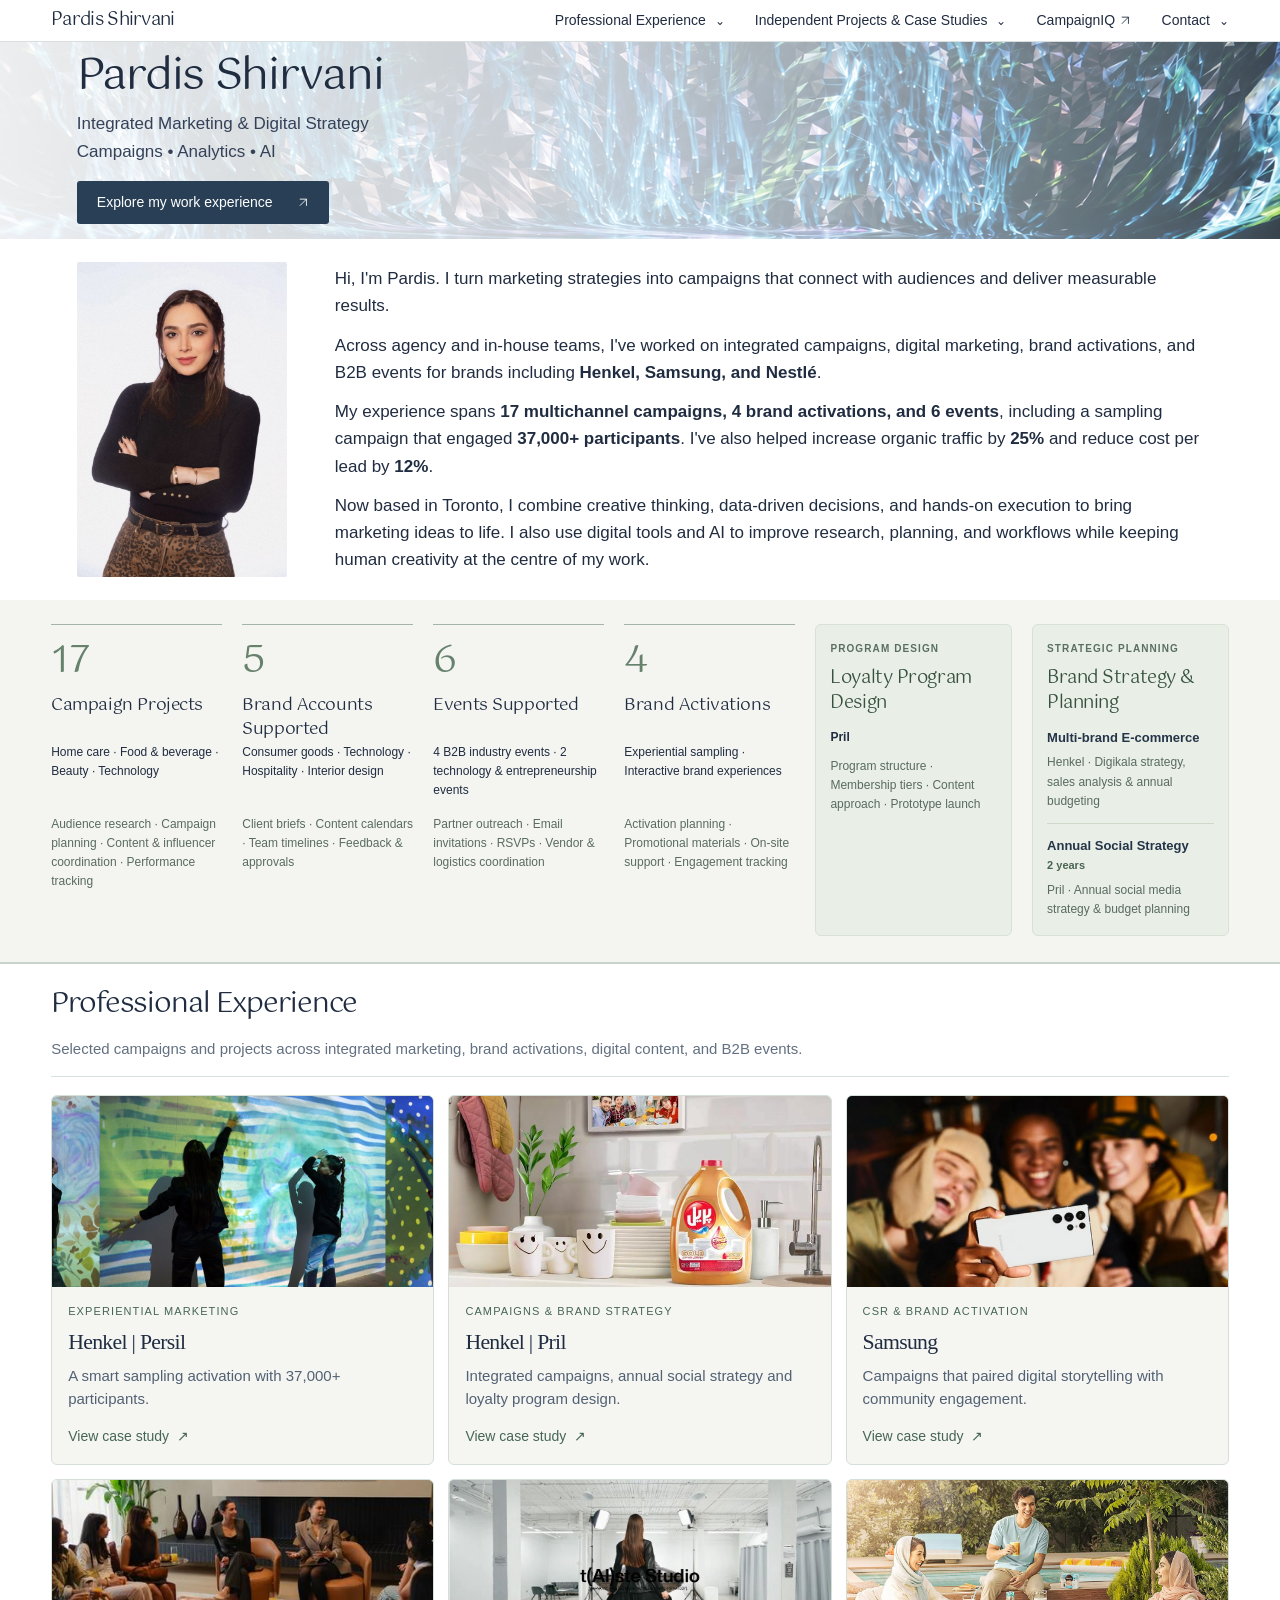
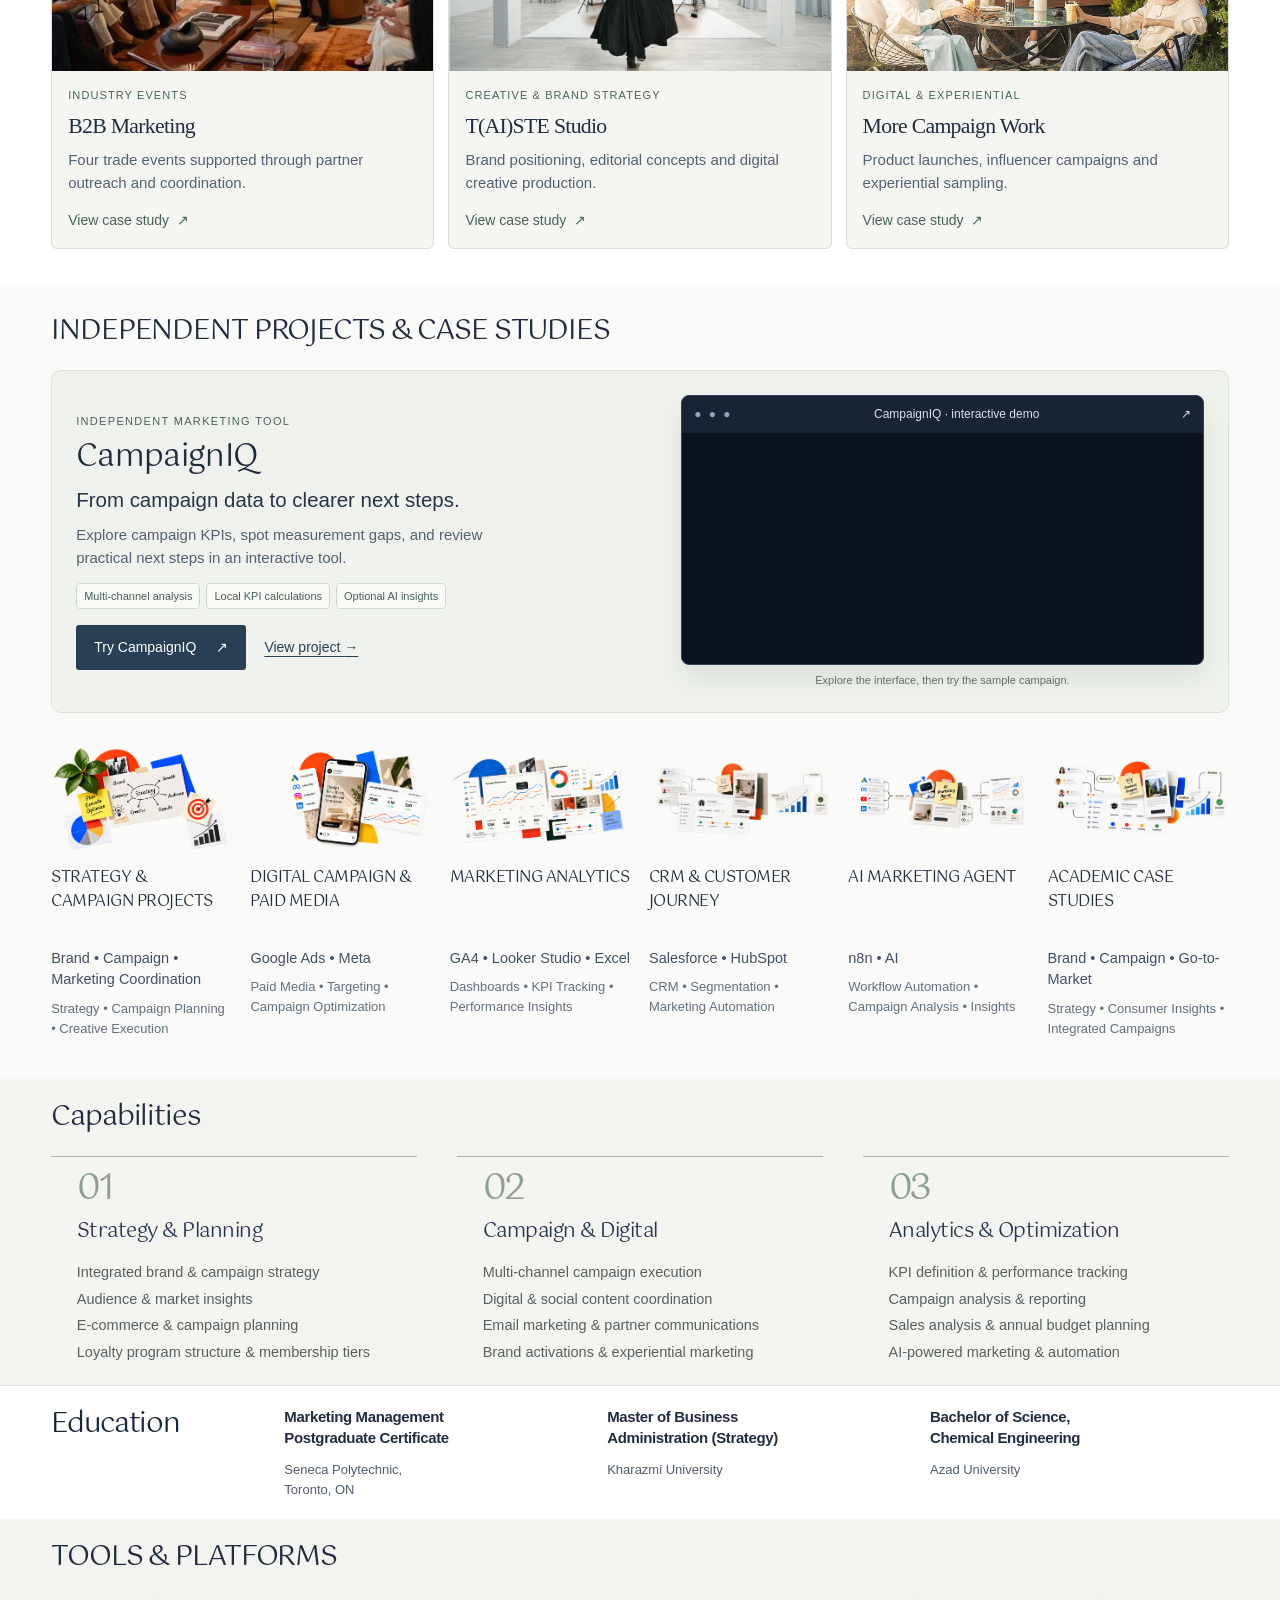
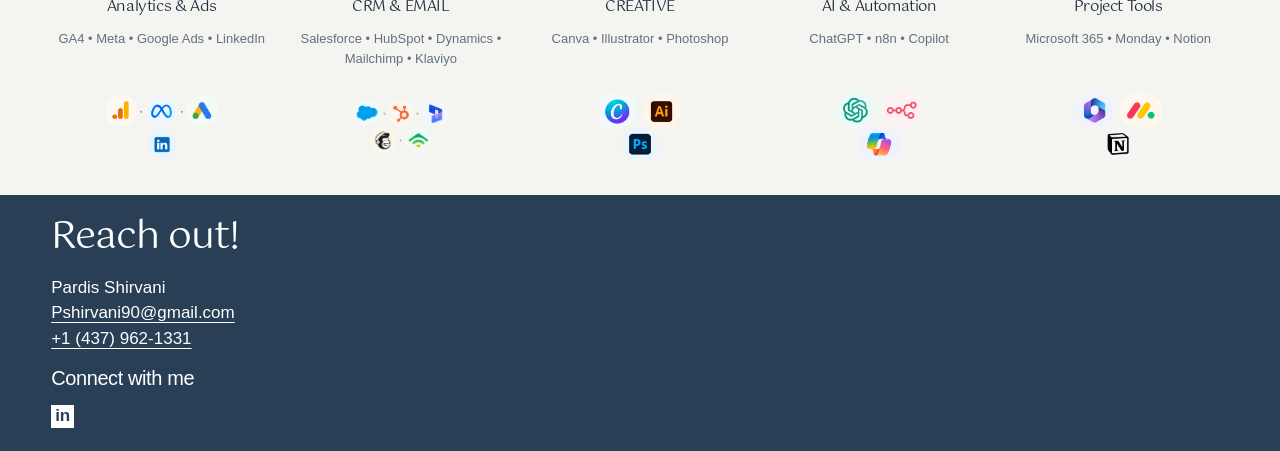
<file: index.html>
<!doctype html><html lang="en"><head><script src="analytics.js?v=hero117"></script>
<meta charset="utf-8"><meta name="viewport" content="width=device-width, initial-scale=1"><title>Integrated Marketing & Digital Strategy | Pardis Shirvani</title><meta name="description" content="Pardis Shirvani, Integrated Marketing & Digital Strategy. Campaigns, Analytics, AI."><link rel="stylesheet" href="style.css?v=education-details"></head><body><a class="skip" href="#main">Skip to content</a><nav class="site-nav" aria-label="Portfolio navigation"><a class="wordmark" href="index.html">Pardis Shirvani</a><button class="nav-toggle" type="button" aria-label="Open menu" aria-expanded="false" aria-controls="portfolio-menu"><svg viewBox="0 0 24 24" aria-hidden="true" focusable="false"><path class="menu-lines" d="M4 6h16M4 12h16M4 18h16"/><path class="menu-close" d="m6 6 12 12M18 6 6 18"/></svg></button><div id="portfolio-menu" class="nav-groups"><details class="nav-dropdown"><summary>Professional Experience</summary><div class="nav-dropdown-menu"><a href="persil.html">HENKEL | PERSIL</a><a href="pril.html">HENKEL | PRIL</a><a href="samsung.html">SAMSUNG</a><a href="trade-collective.html">B2B MARKETING</a><a href="taiste.html">T(AI)STE STUDIO</a><a href="campaigns.html">MORE CAMPAIGN WORK</a></div></details><details class="nav-dropdown"><summary>Independent Projects &amp; Case Studies</summary><div class="nav-dropdown-menu"><a href="strategy.html">STRATEGY &amp; CAMPAIGN PROJECTS</a><a href="coming-soon.html">DIGITAL CAMPAIGN &amp; PAID MEDIA</a><a href="analytics.html">MARKETING ANALYTICS</a><a href="coming-soon.html">CRM &amp; CUSTOMER JOURNEY</a><a href="campaigniq.html">AI MARKETING AGENT</a><a href="academic.html">ACADEMIC CASE STUDIES</a></div></details><a class="nav-campaigniq" href="https://pshirvani90.github.io/campaign-analyzer/" target="_blank" rel="noopener">CampaignIQ <svg class="external-arrow" viewBox="0 0 24 24" fill="none" aria-hidden="true" focusable="false"><path d="M6 18 18 6M6 6h12v12"/></svg></a><details class="nav-dropdown nav-contact"><summary>Contact</summary><div class="nav-dropdown-menu"><a href="https://www.linkedin.com/in/pardis-shirvani" target="_blank" rel="noopener">LinkedIn</a><a href="mailto:pshirvani90@gmail.com">Email</a><a href="tel:+14379621331">Phone</a></div></details></div></nav><main id="main"><section class="home-banner"><h1>Pardis Shirvani</h1><p>Integrated Marketing & Digital Strategy<br>Campaigns • Analytics • AI</p><a class="home-iq-button" href="#professional-work">Explore my work experience <span aria-hidden="true"><svg class="external-arrow" viewBox="0 0 24 24" fill="none" aria-hidden="true" focusable="false"><path d="M6 18 18 6M6 6h12v12"/></svg></span></a></section><section class="introduction" id="about"><img src="assets/p1-1.jpg" alt="Pardis Shirvani"><div><p>Hi, I'm Pardis. I turn marketing strategies into campaigns that connect with audiences and deliver measurable results.</p><p>Across agency and in-house teams, I've worked on integrated campaigns, digital marketing, brand activations, and B2B events for brands including <strong>Henkel, Samsung, and Nestlé</strong>.</p><p>My experience spans <strong>17 multichannel campaigns, 4 brand activations, and 6 events</strong>, including a sampling campaign that engaged <strong>37,000+ participants</strong>. I've also helped increase organic traffic by <strong>25%</strong> and reduce cost per lead by <strong>12%</strong>.</p><p>Now based in Toronto, I combine creative thinking, data-driven decisions, and hands-on execution to bring marketing ideas to life. I also use digital tools and AI to improve research, planning, and workflows while keeping human creativity at the centre of my work.</p></div></section><section class="experience-snapshot" aria-label="Experience at a glance"><div class="experience-grid">
<article class="experience-metric"><span class="experience-number">17</span><h3>Campaign Projects</h3><p class="experience-category">Home care · Food &amp; beverage · Beauty · Technology</p><p class="experience-detail">Audience research · Campaign planning · Content &amp; influencer coordination · Performance tracking</p></article>
<article class="experience-metric"><span class="experience-number">5</span><h3>Brand Accounts Supported</h3><p class="experience-category">Consumer goods · Technology · Hospitality · Interior design</p><p class="experience-detail">Client briefs · Content calendars · Team timelines · Feedback &amp; approvals</p></article>
<article class="experience-metric"><span class="experience-number">6</span><h3>Events Supported</h3><p class="experience-category">4 B2B industry events · 2 technology &amp; entrepreneurship events</p><p class="experience-detail">Partner outreach · Email invitations · RSVPs · Vendor &amp; logistics coordination</p></article>
<article class="experience-metric"><span class="experience-number">4</span><h3>Brand Activations</h3><p class="experience-category">Experiential sampling · Interactive brand experiences</p><p class="experience-detail">Activation planning · Promotional materials · On-site support · Engagement tracking</p></article>
<article class="experience-program"><span class="experience-eyebrow">Program design</span><h3>Loyalty Program Design</h3><p class="experience-client">Pril</p><p class="experience-detail">Program structure · Membership tiers · Content approach · Prototype launch</p></article>
<article class="experience-program"><span class="experience-eyebrow">Strategic planning</span><h3>Brand Strategy &amp; Planning</h3><div class="experience-scope"><h4>Multi-brand E-commerce</h4><p class="experience-detail">Henkel · Digikala strategy, sales analysis &amp; annual budgeting</p></div><div class="experience-scope"><h4>Annual Social Strategy <span class="experience-duration">2 years</span></h4><p class="experience-detail">Pril · Annual social media strategy &amp; budget planning</p></div></article>
</div></section><section class="professional-work" id="professional-work"><span id="work" class="work-anchor" aria-hidden="true"></span><h2 class="section-label">Professional Experience</h2><p class="experience-gallery-intro">Selected campaigns and projects across integrated marketing, brand activations, digital content, and B2B events.</p><div class="work-grid experience-gallery">
<article class="work-card"><a class="experience-gallery-project" href="persil.html">
          <img src="assets/p2-0.jpg" loading="lazy" decoding="async" alt="">
          <div class="experience-gallery-copy"><p class="experience-gallery-type">EXPERIENTIAL MARKETING</p><h3>Henkel | Persil</h3><p class="experience-gallery-detail">A smart sampling activation with 37,000+ participants.</p><span class="experience-gallery-cta">View case study <span aria-hidden="true">↗</span></span></div>
        </a></article>
<article class="work-card"><a class="experience-gallery-project" href="pril.html">
          <img src="assets/source-p3-2.jpg" loading="lazy" decoding="async" alt="" style="object-position:50% 55%">
          <div class="experience-gallery-copy"><p class="experience-gallery-type">CAMPAIGNS &amp; BRAND STRATEGY</p><h3>Henkel | Pril</h3><p class="experience-gallery-detail">Integrated campaigns, annual social strategy and loyalty program design.</p><span class="experience-gallery-cta">View case study <span aria-hidden="true">↗</span></span></div>
        </a></article>
<article class="work-card"><a class="experience-gallery-project" href="samsung.html">
          <img src="assets/source-p4-0.jpg" loading="lazy" decoding="async" alt="">
          <div class="experience-gallery-copy"><p class="experience-gallery-type">CSR &amp; BRAND ACTIVATION</p><h3>Samsung</h3><p class="experience-gallery-detail">Campaigns that paired digital storytelling with community engagement.</p><span class="experience-gallery-cta">View case study <span aria-hidden="true">↗</span></span></div>
        </a></article>
<article class="work-card"><a class="experience-gallery-project" href="trade-collective.html">
          <img src="assets/source-p5-3.jpg" loading="lazy" decoding="async" alt="" style="object-position:50% 60%">
          <div class="experience-gallery-copy"><p class="experience-gallery-type">INDUSTRY EVENTS</p><h3>B2B Marketing</h3><p class="experience-gallery-detail">Four trade events supported through partner outreach and coordination.</p><span class="experience-gallery-cta">View case study <span aria-hidden="true">↗</span></span></div>
        </a></article>
<article class="work-card"><a class="experience-gallery-project" href="taiste.html">
          <img src="gallery-taiste-cover.jpg" loading="lazy" decoding="async" alt="">
          <div class="experience-gallery-copy"><p class="experience-gallery-type">CREATIVE &amp; BRAND STRATEGY</p><h3>T(AI)STE Studio</h3><p class="experience-gallery-detail">Brand positioning, editorial concepts and digital creative production.</p><span class="experience-gallery-cta">View case study <span aria-hidden="true">↗</span></span></div>
        </a></article>
<article class="work-card"><a class="experience-gallery-project" href="campaigns.html">
          <img src="assets/source-p6-0.jpg" loading="lazy" decoding="async" alt="">
          <div class="experience-gallery-copy"><p class="experience-gallery-type">DIGITAL &amp; EXPERIENTIAL</p><h3>More Campaign Work</h3><p class="experience-gallery-detail">Product launches, influencer campaigns and experiential sampling.</p><span class="experience-gallery-cta">View case study <span aria-hidden="true">↗</span></span></div>
        </a></article>
</div></section><section class="projects" id="projects"><h2 class="section-label">INDEPENDENT PROJECTS & CASE STUDIES</h2><div class="featured-iq featured-iq-showcase"><div class="iq-showcase-copy"><p class="iq-showcase-eyebrow">INDEPENDENT MARKETING TOOL</p><h3>CampaignIQ</h3><p class="iq-showcase-headline">From campaign data to clearer next steps.</p><p class="iq-showcase-description">Explore campaign KPIs, spot measurement gaps, and review practical next steps in an interactive tool.</p><ul class="iq-showcase-tags" aria-label="CampaignIQ features"><li>Multi-channel analysis</li><li>Local KPI calculations</li><li>Optional AI insights</li></ul><div class="iq-showcase-actions"><a class="home-iq-button" href="https://pshirvani90.github.io/campaign-analyzer/" target="_blank" rel="noopener">Try CampaignIQ <span aria-hidden="true">↗</span></a><a class="iq-project-link" href="campaigniq.html">View project <span aria-hidden="true">→</span></a></div></div><figure class="iq-showcase-preview"><a href="https://pshirvani90.github.io/campaign-analyzer/" target="_blank" rel="noopener" aria-label="Open CampaignIQ interactive demo"><div class="iq-preview-bar" aria-hidden="true"><span class="iq-preview-dots">● ● ●</span><span>CampaignIQ · interactive demo</span><span>↗</span></div><img src="assets/campaigniq-current-interface.png" alt="CampaignIQ interface showing campaign details, channel selection, and the Analyze campaign button." loading="lazy" decoding="async"></a><figcaption>Explore the interface, then try the sample campaign.</figcaption></figure></div><div class="project-grid"><article><img class="project-illustration" src="assets/strategy-transparent.png" alt="" loading="lazy"><h3><a class="category-link" href="strategy.html">STRATEGY & CAMPAIGN PROJECTS</a></h3><p>Brand • Campaign • Marketing Coordination</p><p>Strategy • Campaign Planning • Creative Execution</p></article><article><img class="project-illustration" src="assets/paid-media-transparent.png" alt="" loading="lazy"><h3><a class="category-link" href="coming-soon.html">DIGITAL CAMPAIGN & PAID MEDIA</a></h3><p>Google Ads • Meta</p><p>Paid Media • Targeting • Campaign Optimization</p></article><article><img class="project-illustration" src="assets/analytics-transparent.png" alt="" loading="lazy"><h3><a class="category-link" href="analytics.html">MARKETING ANALYTICS</a></h3><p>GA4 • Looker Studio • Excel</p><p>Dashboards • KPI Tracking • Performance Insights</p></article><article><img class="project-illustration" src="assets/crm-transparent.png" alt="" loading="lazy"><h3><a class="category-link" href="coming-soon.html">CRM & CUSTOMER JOURNEY</a></h3><p>Salesforce • HubSpot</p><p>CRM • Segmentation • Marketing Automation</p></article><article><img class="project-illustration" src="assets/agent-transparent.png" alt="" loading="lazy"><h3><a class="category-link" href="campaigniq.html">AI MARKETING AGENT</a></h3><p>n8n • AI</p><p>Workflow Automation • Campaign Analysis • Insights</p></article><article><img class="project-illustration" src="assets/academic-transparent.png" alt="" loading="lazy"><h3><a class="category-link" href="academic.html">ACADEMIC CASE STUDIES</a></h3><p>Brand • Campaign • Go-to-Market</p><p>Strategy • Consumer Insights • Integrated Campaigns</p></article></div></section><section class="capabilities" id="capabilities"><h2>Capabilities</h2><div class="three"><article><span class="cap-number" aria-hidden="true">01</span><h3>Strategy & Planning</h3><ul><li>Integrated brand & campaign strategy</li><li>Audience & market insights</li><li>E-commerce & campaign planning</li><li>Loyalty program structure & membership tiers</li></ul></article><article><span class="cap-number" aria-hidden="true">02</span><h3>Campaign & Digital</h3><ul><li>Multi-channel campaign execution</li><li>Digital & social content coordination</li><li>Email marketing & partner communications</li><li>Brand activations & experiential marketing</li></ul></article><article><span class="cap-number" aria-hidden="true">03</span><h3>Analytics & Optimization</h3><ul><li>KPI definition & performance tracking</li><li>Campaign analysis & reporting</li><li>Sales analysis & annual budget planning</li><li>AI-powered marketing & automation</li></ul></article></div></section><section class="education" id="education"><h2>Education</h2><div><h3>Marketing Management<br>Postgraduate Certificate</h3><p>Seneca Polytechnic,<br>Toronto, ON</p></div><div><h3>Master of Business<br>Administration (Strategy)</h3><p>Kharazmi University</p></div><div><h3>Bachelor of Science,<br>Chemical Engineering</h3><p>Azad University</p></div></section><section class="tools" id="tools"><h2 class="section-label">TOOLS & PLATFORMS</h2><div class="tool-grid"><article><h3>Analytics & Ads</h3><p>GA4 • Meta • Google Ads • LinkedIn</p><img src="assets/tool-original-15.png" alt="" loading="lazy"></article><article><h3>CRM & EMAIL</h3><p>Salesforce • HubSpot • Dynamics • Mailchimp • Klaviyo</p><img src="assets/tool-original-14.png" alt="" loading="lazy"></article><article><h3>CREATIVE</h3><p>Canva • Illustrator • Photoshop</p><img src="assets/tool-original-16.png" alt="" loading="lazy"></article><article><h3>AI & Automation</h3><p>ChatGPT • n8n • Copilot</p><img src="assets/tool-original-17.png" alt="" loading="lazy"></article><article><h3>Project Tools</h3><p>Microsoft 365 • Monday • Notion</p><img src="assets/tool-original-18.png" alt="" loading="lazy"></article></div></section></main><footer><h2>Reach out!</h2><p>Pardis Shirvani<br><a href="mailto:pshirvani90@gmail.com">Pshirvani90@gmail.com</a><br><a href="tel:+14379621331">+1 (437) 962-1331</a></p><h3>Connect with me</h3><a class="linkedin" aria-label="Pardis Shirvani on LinkedIn" href="https://www.linkedin.com/in/pardis-shirvani">in</a></footer><script src="scroll.js?v=experience-preview-fit" defer></script></body></html>
</file>
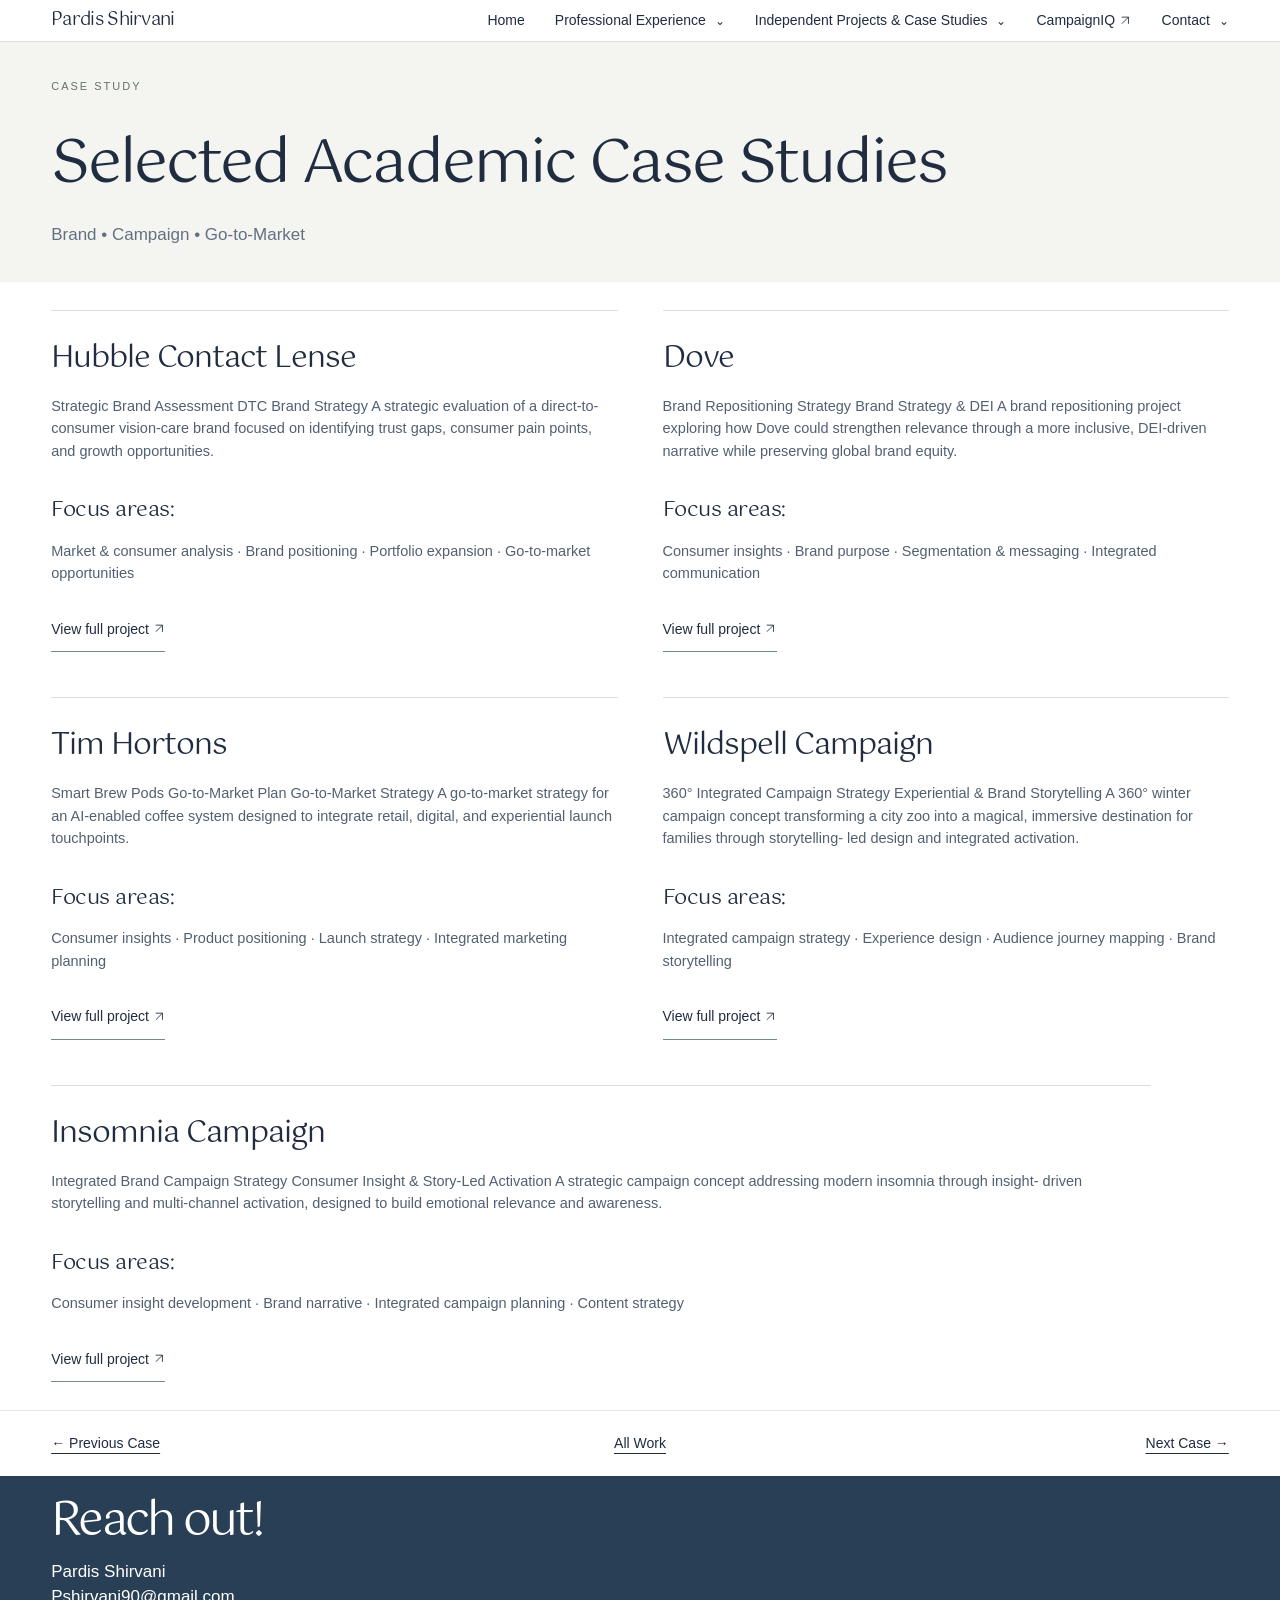
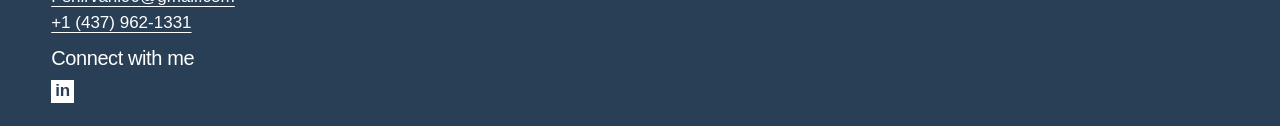
<file: academic.html>
<!doctype html><html lang="en"><head><script src="analytics.js?v=portfolio111"></script>
<meta charset="utf-8"><meta name="viewport" content="width=device-width,initial-scale=1"><title>Selected Academic Case Studies | Pardis Shirvani</title><meta name="description" content="Brand • Campaign • Go-to-Market"><link rel="stylesheet" href="style.css?v=compact-tools"></head><body><a class="skip" href="#main">Skip to content</a><nav class="site-nav" aria-label="Portfolio navigation"><a class="wordmark" href="index.html">Pardis Shirvani</a><button class="nav-toggle" type="button" aria-label="Open menu" aria-expanded="false" aria-controls="portfolio-menu"><svg viewBox="0 0 24 24" aria-hidden="true" focusable="false"><path class="menu-lines" d="M4 6h16M4 12h16M4 18h16"/><path class="menu-close" d="m6 6 12 12M18 6 6 18"/></svg></button><div id="portfolio-menu" class="nav-groups has-home"><a class="nav-home" href="index.html">Home</a><details class="nav-dropdown"><summary>Professional Experience</summary><div class="nav-dropdown-menu"><a href="persil.html">HENKEL | PERSIL</a><a href="pril.html">HENKEL | PRIL</a><a href="samsung.html">SAMSUNG</a><a href="trade-collective.html">B2B MARKETING</a><a href="taiste.html">T(AI)STE STUDIO</a><a href="campaigns.html">MORE CAMPAIGN WORK</a></div></details><details class="nav-dropdown"><summary>Independent Projects &amp; Case Studies</summary><div class="nav-dropdown-menu"><a href="strategy.html">STRATEGY &amp; CAMPAIGN PROJECTS</a><a href="coming-soon.html">DIGITAL CAMPAIGN &amp; PAID MEDIA</a><a href="analytics.html">MARKETING ANALYTICS</a><a href="coming-soon.html">CRM &amp; CUSTOMER JOURNEY</a><a href="campaigniq.html">AI MARKETING AGENT</a><a href="academic.html">ACADEMIC CASE STUDIES</a></div></details><a class="nav-campaigniq" href="https://pshirvani90.github.io/campaign-analyzer/" target="_blank" rel="noopener">CampaignIQ <svg class="external-arrow" viewBox="0 0 24 24" fill="none" aria-hidden="true" focusable="false"><path d="M6 18 18 6M6 6h12v12"/></svg></a><details class="nav-dropdown nav-contact"><summary>Contact</summary><div class="nav-dropdown-menu"><a href="https://www.linkedin.com/in/pardis-shirvani" target="_blank" rel="noopener">LinkedIn</a><a href="mailto:pshirvani90@gmail.com">Email</a><a href="tel:+14379621331">Phone</a></div></details></div></nav><main id="main"><header class="project-heading"><p class="eyebrow">CASE STUDY</p><h1>Selected Academic Case Studies</h1><p>Brand • Campaign • Go-to-Market</p></header><section class="story-section academic-grid"><article><h2>Hubble Contact Lense</h2><p>Strategic Brand Assessment DTC Brand Strategy A strategic evaluation of a direct-to-consumer vision-care brand focused on identifying trust gaps, consumer pain points, and growth opportunities.</p><h3>Focus areas:</h3><p>Market &amp; consumer analysis · Brand positioning · Portfolio expansion · Go-to-market opportunities</p><a class="project-link" href="https://www.canva.com/design/DAGuprm5K8o/78HOUVwVT3xFKbP82xk-Og/edit">View full project <svg class="external-arrow" viewBox="0 0 24 24" fill="none" aria-hidden="true" focusable="false"><path d="M6 18 18 6M6 6h12v12"/></svg></a></article><article><h2>Dove</h2><p>Brand Repositioning Strategy Brand Strategy &amp; DEI A brand repositioning project exploring how Dove could strengthen relevance through a more inclusive, DEI-driven narrative while preserving global brand equity.</p><h3>Focus areas:</h3><p>Consumer insights · Brand purpose · Segmentation &amp; messaging · Integrated communication</p><a class="project-link" href="https://drive.google.com/file/d/1qrKBqOa_c1fBi-dVglIVgN0prpDqNjaH/view">View full project <svg class="external-arrow" viewBox="0 0 24 24" fill="none" aria-hidden="true" focusable="false"><path d="M6 18 18 6M6 6h12v12"/></svg></a></article><article><h2>Tim Hortons</h2><p>Smart Brew Pods Go-to-Market Plan Go-to-Market Strategy A go-to-market strategy for an AI-enabled coffee system designed to integrate retail, digital, and experiential launch touchpoints.</p><h3>Focus areas:</h3><p>Consumer insights · Product positioning · Launch strategy · Integrated marketing planning</p><a class="project-link" href="https://www.canva.com/design/DAGki3NB35o/XLUQX1lNL1EOGMmUEBPlBg/edit">View full project <svg class="external-arrow" viewBox="0 0 24 24" fill="none" aria-hidden="true" focusable="false"><path d="M6 18 18 6M6 6h12v12"/></svg></a></article><article><h2>Wildspell Campaign</h2><p>360° Integrated Campaign Strategy Experiential &amp; Brand Storytelling A 360° winter campaign concept transforming a city zoo into a magical, immersive destination for families through storytelling- led design and integrated activation.</p><h3>Focus areas:</h3><p>Integrated campaign strategy · Experience design · Audience journey mapping · Brand storytelling</p><a class="project-link" href="https://drive.google.com/file/d/1JYlOBZ1HOsg02Q2Km7mJxLgzdWBCwdiV/view">View full project <svg class="external-arrow" viewBox="0 0 24 24" fill="none" aria-hidden="true" focusable="false"><path d="M6 18 18 6M6 6h12v12"/></svg></a></article><article><h2>Insomnia Campaign</h2><p>Integrated Brand Campaign Strategy Consumer Insight &amp; Story-Led Activation A strategic campaign concept addressing modern insomnia through insight- driven storytelling and multi-channel activation, designed to build emotional relevance and awareness.</p><h3>Focus areas:</h3><p>Consumer insight development · Brand narrative · Integrated campaign planning · Content strategy</p><a class="project-link" href="https://drive.google.com/file/d/1U9Ap2GY-mxYNt71G1KEjt0ZZYJ8AnPFQ/view">View full project <svg class="external-arrow" viewBox="0 0 24 24" fill="none" aria-hidden="true" focusable="false"><path d="M6 18 18 6M6 6h12v12"/></svg></a></article></section><nav class="case-bottom case-traversal" aria-label="Case study navigation"><a href="campaigns.html">← Previous Case</a><a href="index.html#professional-work">All Work</a><a href="analytics.html">Next Case →</a></nav></main><footer><h2>Reach out!</h2><p>Pardis Shirvani<br><a href="mailto:pshirvani90@gmail.com">Pshirvani90@gmail.com</a><br><a href="tel:+14379621331">+1 (437) 962-1331</a></p><h3>Connect with me</h3><a class="linkedin" aria-label="Pardis Shirvani on LinkedIn" href="https://www.linkedin.com/in/pardis-shirvani">in</a></footer><script src="scroll.js?v=portfolio110" defer></script></body></html>
</file>
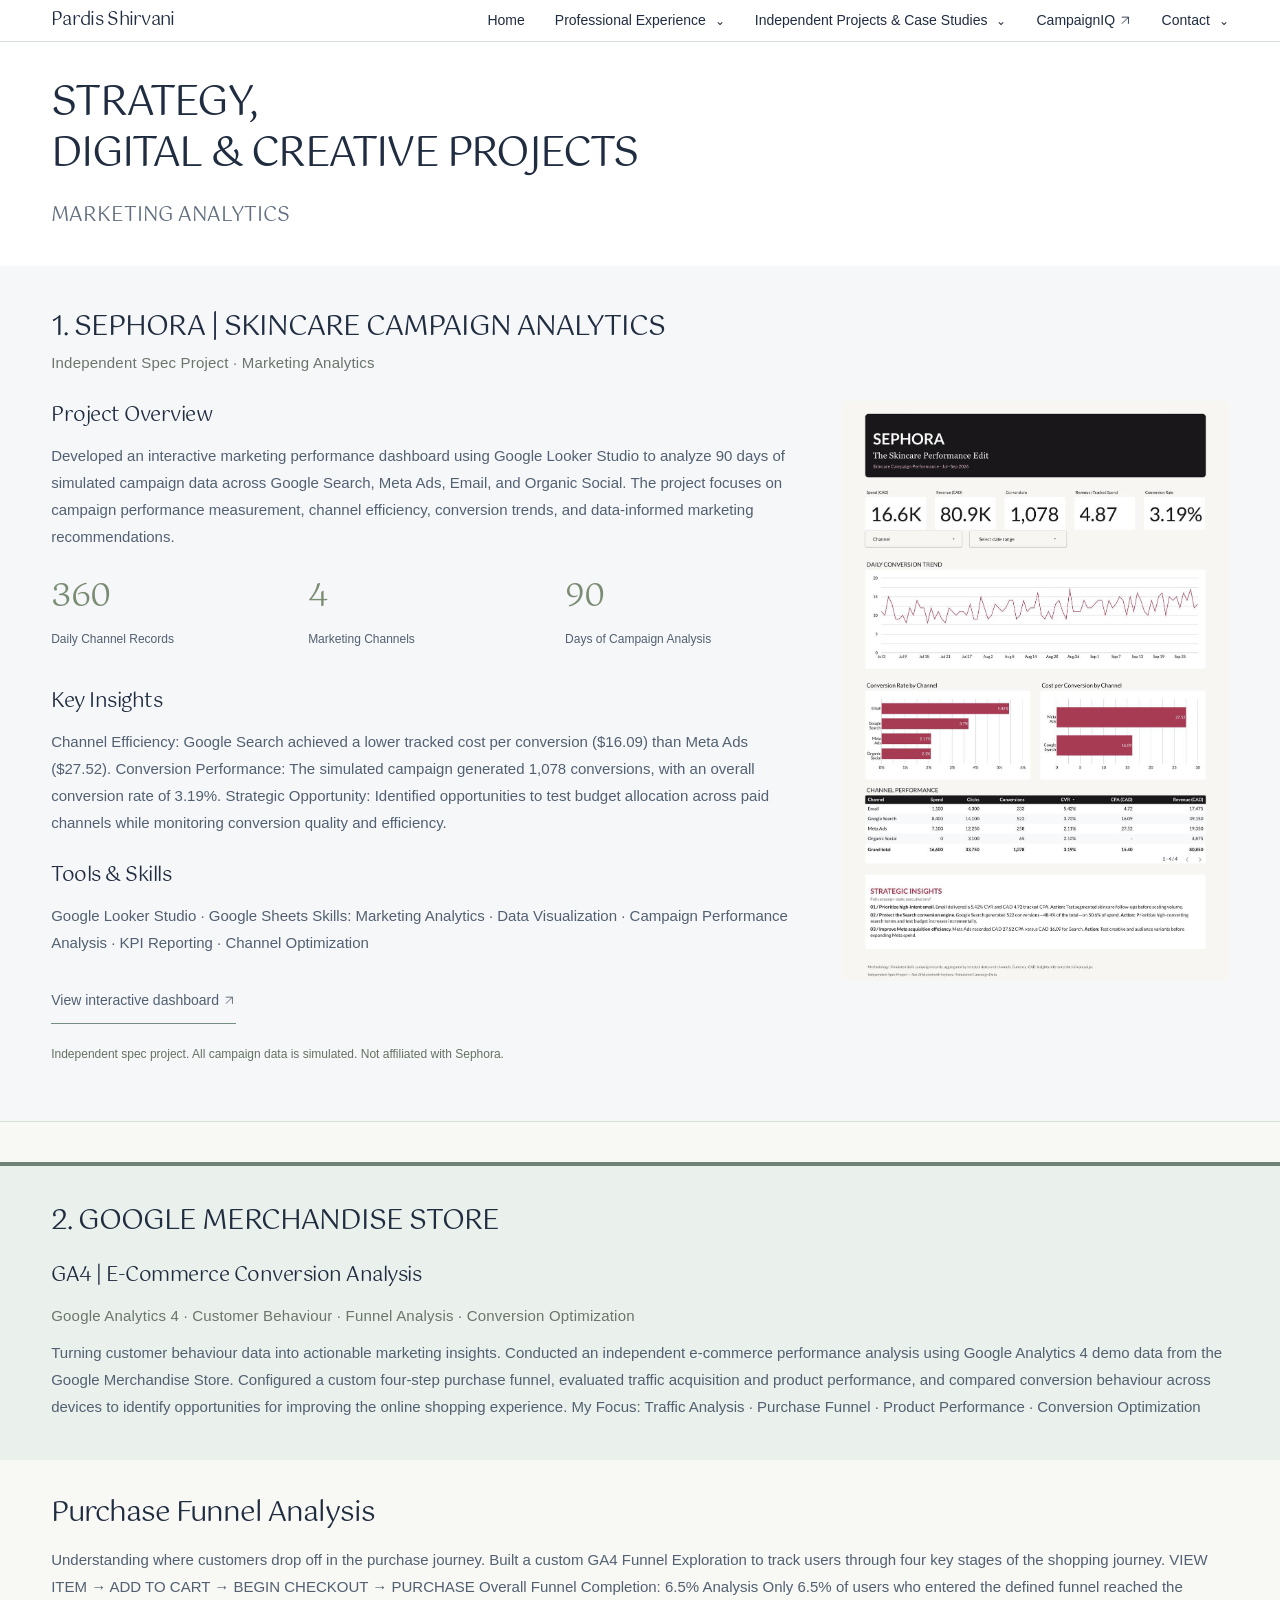
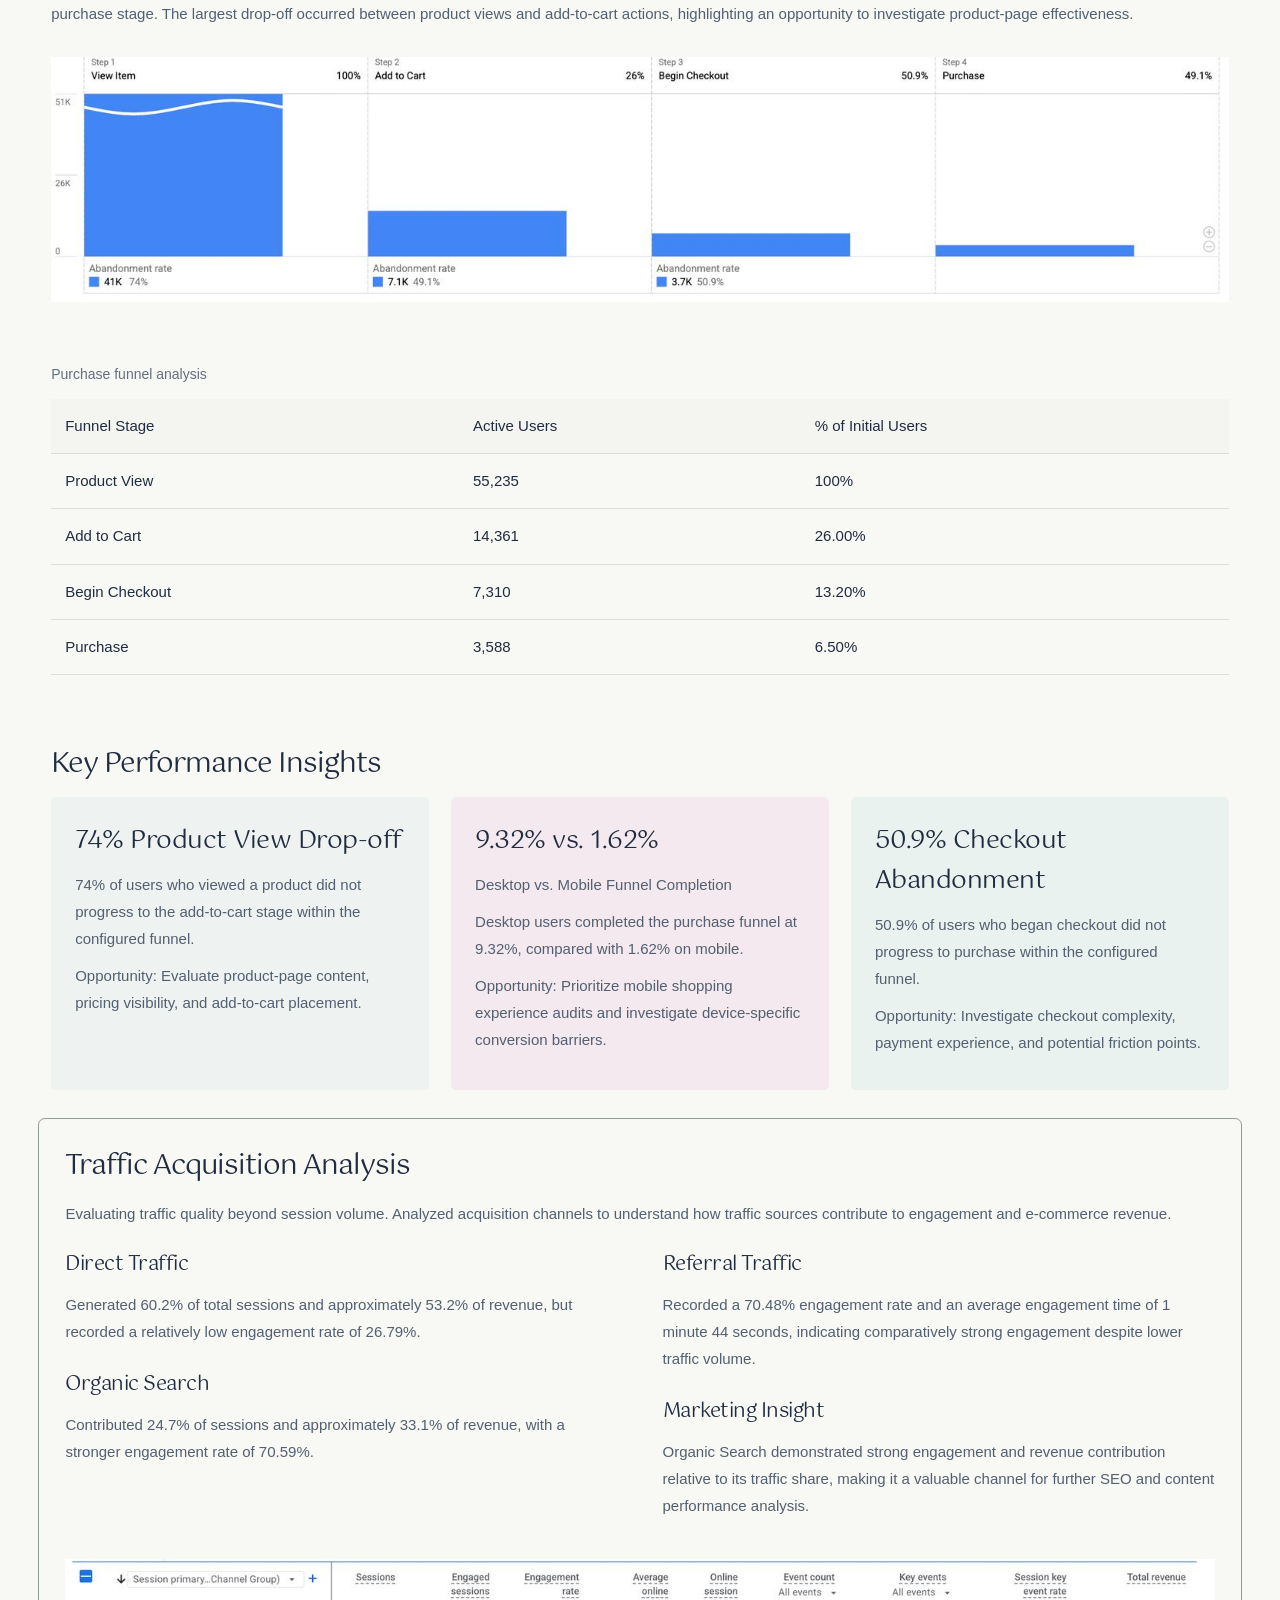
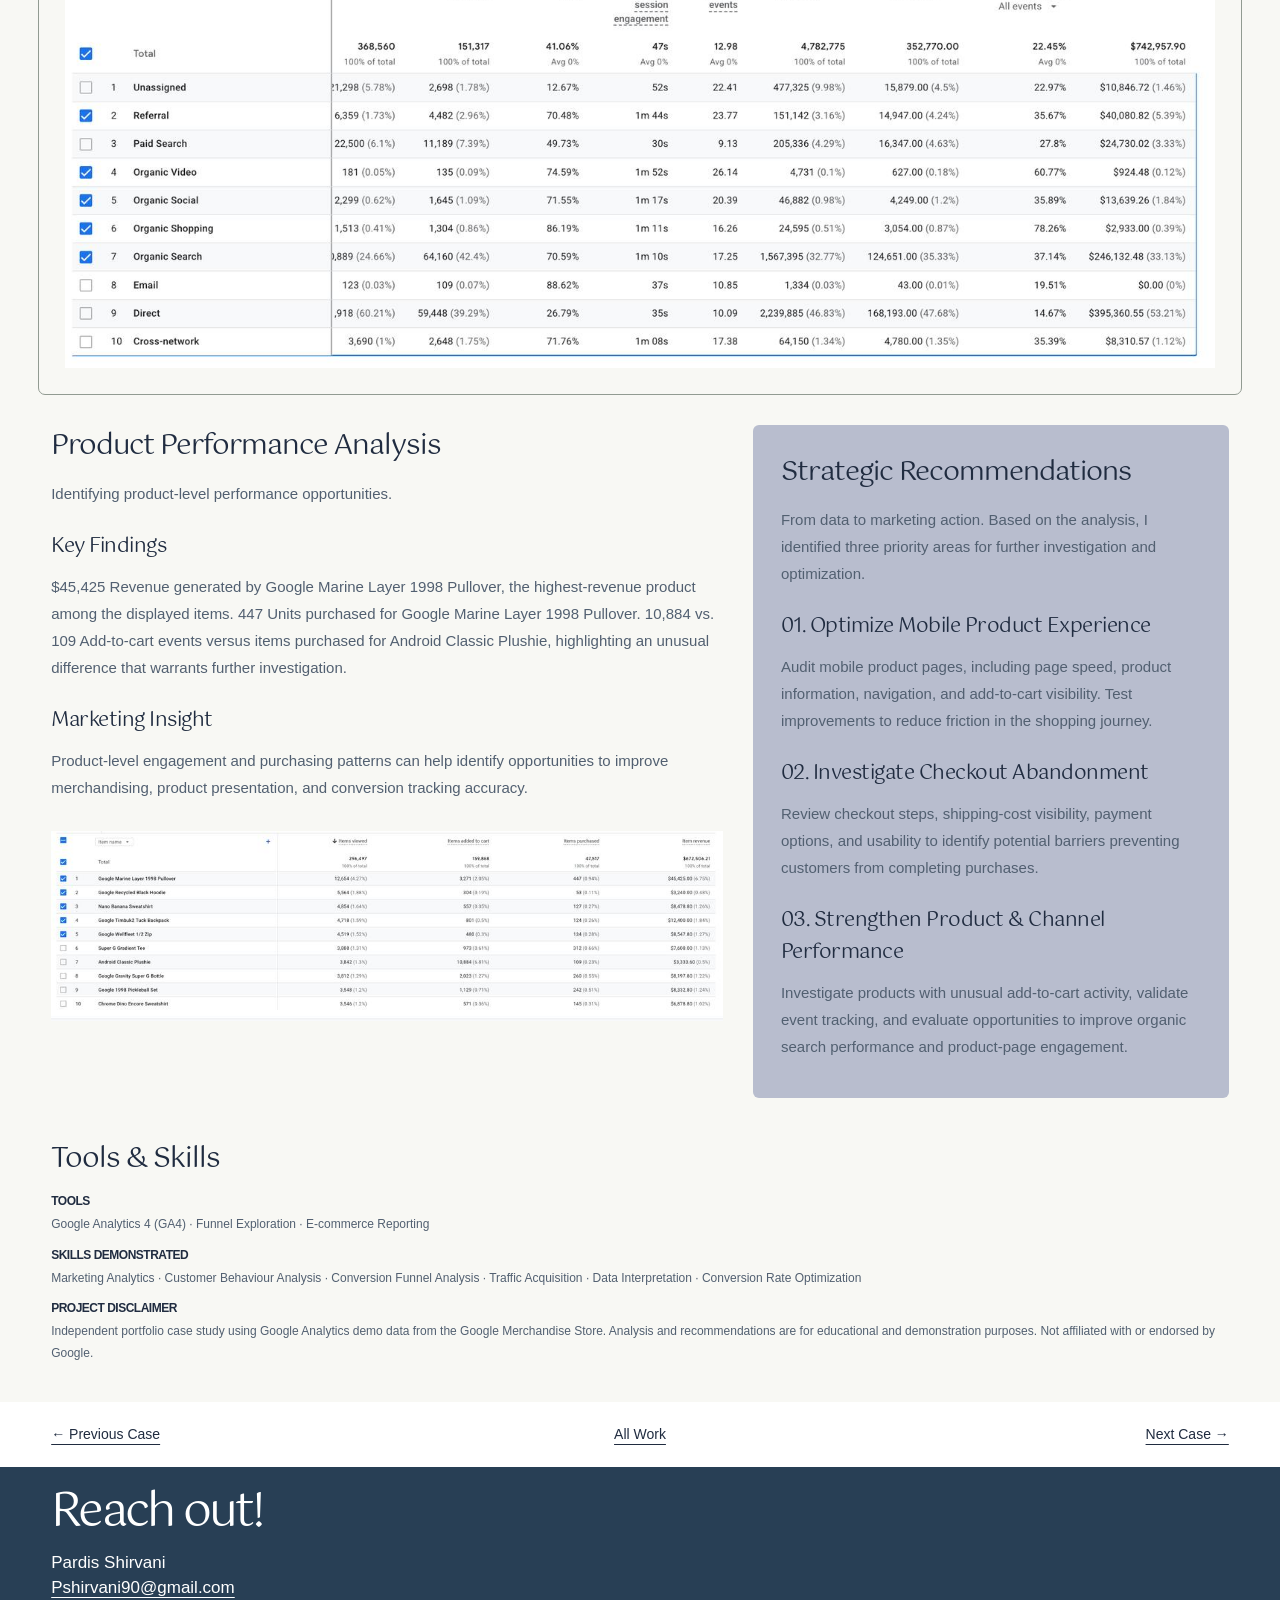
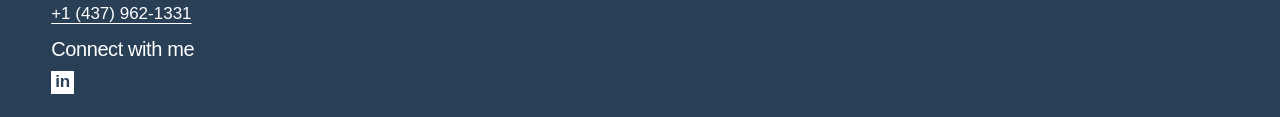
<file: analytics.html>
<!doctype html><html lang="en"><head><script src="analytics.js?v=portfolio111"></script>
<meta charset="utf-8"><meta name="viewport" content="width=device-width,initial-scale=1"><title>Marketing Analytics | Pardis Shirvani</title><meta name="description" content="Independent Projects &amp; Case Studies"><link rel="stylesheet" href="style.css?v=compact-tools"></head><body><a class="skip" href="#main">Skip to content</a><nav class="site-nav" aria-label="Portfolio navigation"><a class="wordmark" href="index.html">Pardis Shirvani</a><button class="nav-toggle" type="button" aria-label="Open menu" aria-expanded="false" aria-controls="portfolio-menu"><svg viewBox="0 0 24 24" aria-hidden="true" focusable="false"><path class="menu-lines" d="M4 6h16M4 12h16M4 18h16"/><path class="menu-close" d="m6 6 12 12M18 6 6 18"/></svg></button><div id="portfolio-menu" class="nav-groups has-home"><a class="nav-home" href="index.html">Home</a><details class="nav-dropdown"><summary>Professional Experience</summary><div class="nav-dropdown-menu"><a href="persil.html">HENKEL | PERSIL</a><a href="pril.html">HENKEL | PRIL</a><a href="samsung.html">SAMSUNG</a><a href="trade-collective.html">B2B MARKETING</a><a href="taiste.html">T(AI)STE STUDIO</a><a href="campaigns.html">MORE CAMPAIGN WORK</a></div></details><details class="nav-dropdown"><summary>Independent Projects &amp; Case Studies</summary><div class="nav-dropdown-menu"><a href="strategy.html">STRATEGY &amp; CAMPAIGN PROJECTS</a><a href="coming-soon.html">DIGITAL CAMPAIGN &amp; PAID MEDIA</a><a href="analytics.html">MARKETING ANALYTICS</a><a href="coming-soon.html">CRM &amp; CUSTOMER JOURNEY</a><a href="campaigniq.html">AI MARKETING AGENT</a><a href="academic.html">ACADEMIC CASE STUDIES</a></div></details><a class="nav-campaigniq" href="https://pshirvani90.github.io/campaign-analyzer/" target="_blank" rel="noopener">CampaignIQ <svg class="external-arrow" viewBox="0 0 24 24" fill="none" aria-hidden="true" focusable="false"><path d="M6 18 18 6M6 6h12v12"/></svg></a><details class="nav-dropdown nav-contact"><summary>Contact</summary><div class="nav-dropdown-menu"><a href="https://www.linkedin.com/in/pardis-shirvani" target="_blank" rel="noopener">LinkedIn</a><a href="mailto:pshirvani90@gmail.com">Email</a><a href="tel:+14379621331">Phone</a></div></details></div></nav><main id="main" class="analytics-page"><header class="project-heading"><h1>STRATEGY,<br>DIGITAL &amp; CREATIVE PROJECTS</h1><p>MARKETING ANALYTICS</p></header><section class="story-section sephora-layout"><div><h2>1. SEPHORA | SKINCARE CAMPAIGN ANALYTICS</h2><p class="focus">Independent Spec Project · Marketing Analytics</p><h3>Project Overview</h3><p>Developed an interactive marketing performance dashboard using Google Looker Studio to analyze 90 days of simulated campaign data across Google Search, Meta Ads, Email, and Organic Social. The project focuses on campaign performance measurement, channel efficiency, conversion trends, and data-informed marketing recommendations.</p><div class="stat-grid"><article><strong>360</strong><p>Daily Channel Records</p></article><article><strong>4</strong><p>Marketing Channels</p></article><article><strong>90</strong><p>Days of Campaign Analysis</p></article></div><h3>Key Insights</h3><p>Channel Efficiency: Google Search achieved a lower tracked cost per conversion ($16.09) than Meta Ads ($27.52). Conversion Performance: The simulated campaign generated 1,078 conversions, with an overall conversion rate of 3.19%. Strategic Opportunity: Identified opportunities to test budget allocation across paid channels while monitoring conversion quality and efficiency.</p><h3>Tools & Skills</h3><p>Google Looker Studio · Google Sheets Skills: Marketing Analytics · Data Visualization · Campaign Performance Analysis · KPI Reporting · Channel Optimization</p><p><a class="project-link" href="https://datastudio.google.com/reporting/027047ea-b884-4895-a42f-ea984f33ca9f/page/mhDBG">View interactive dashboard <svg class="external-arrow" viewBox="0 0 24 24" fill="none" aria-hidden="true" focusable="false"><path d="M6 18 18 6M6 6h12v12"/></svg></a></p><p class="disclaimer">Independent spec project. All campaign data is simulated. Not affiliated with Sephora.</p></div><div class="sephora-evidence"><a class="source-image-link" href="assets/source-p8-0.jpg"><img src="assets/source-p8-0.jpg" alt="Sephora simulated campaign performance dashboard" loading="lazy"></a></div></section><section class="story-section ga-overview" id="google-analysis"><h2>2. GOOGLE MERCHANDISE STORE</h2><h3>GA4 | E-Commerce Conversion Analysis</h3><p class="focus">Google Analytics 4 · Customer Behaviour · Funnel Analysis · Conversion Optimization</p><p>Turning customer behaviour data into actionable marketing insights. Conducted an independent e-commerce performance analysis using Google Analytics 4 demo data from the Google Merchandise Store. Configured a custom four-step purchase funnel, evaluated traffic acquisition and product performance, and compared conversion behaviour across devices to identify opportunities for improving the online shopping experience. My Focus: Traffic Analysis · Purchase Funnel · Product Performance · Conversion Optimization</p></section><section class="story-section funnel-panel"><h2>Purchase Funnel Analysis</h2><p>Understanding where customers drop off in the purchase journey. Built a custom GA4 Funnel Exploration to track users through four key stages of the shopping journey. VIEW ITEM → ADD TO CART → BEGIN CHECKOUT → PURCHASE Overall Funnel Completion: 6.5% Analysis Only 6.5% of users who entered the defined funnel reached the purchase stage. The largest drop-off occurred between product views and add-to-cart actions, highlighting an opportunity to investigate product-page effectiveness.</p><a class="source-image-link" href="assets/source-p8-1.jpg"><img src="assets/source-p8-1.jpg" alt="GA4 purchase funnel exploration" loading="lazy"></a><div class="table-scroll"><table><caption>Purchase funnel analysis</caption><thead><tr><th>Funnel Stage</th><th>Active Users</th><th>% of Initial Users</th></tr></thead><tbody><tr><td>Product View</td><td>55,235</td><td>100%</td></tr><tr><td>Add to Cart</td><td>14,361</td><td>26.00%</td></tr><tr><td>Begin Checkout</td><td>7,310</td><td>13.20%</td></tr><tr><td>Purchase</td><td>3,588</td><td>6.50%</td></tr></tbody></table></div></section><section class="story-section analytics-insights"><h2>Key Performance Insights</h2><div class="insight-grid"><article><h3>74% Product View Drop-off</h3><p>74% of users who viewed a product did not progress to the add-to-cart stage within the configured funnel.</p><p>Opportunity: Evaluate product-page content, pricing visibility, and add-to-cart placement.</p></article><article><h3>9.32% vs. 1.62%</h3><p>Desktop vs. Mobile Funnel Completion</p><p>Desktop users completed the purchase funnel at 9.32%, compared with 1.62% on mobile.</p><p>Opportunity: Prioritize mobile shopping experience audits and investigate device-specific conversion barriers.</p></article><article><h3>50.9% Checkout Abandonment</h3><p>50.9% of users who began checkout did not progress to purchase within the configured funnel.</p><p>Opportunity: Investigate checkout complexity, payment experience, and potential friction points.</p></article></div></section><section class="story-section traffic-panel"><h2>Traffic Acquisition Analysis</h2><p>Evaluating traffic quality beyond session volume. Analyzed acquisition channels to understand how traffic sources contribute to engagement and e-commerce revenue.</p><div class="traffic-findings"><div><h3>Direct Traffic</h3><p>Generated 60.2% of total sessions and approximately 53.2% of revenue, but recorded a relatively low engagement rate of 26.79%.</p><h3>Organic Search</h3><p>Contributed 24.7% of sessions and approximately 33.1% of revenue, with a stronger engagement rate of 70.59%.</p></div><div><h3>Referral Traffic</h3><p>Recorded a 70.48% engagement rate and an average engagement time of 1 minute 44 seconds, indicating comparatively strong engagement despite lower traffic volume.</p><h3>Marketing Insight</h3><p>Organic Search demonstrated strong engagement and revenue contribution relative to its traffic share, making it a valuable channel for further SEO and content performance analysis.</p></div></div><a class="source-image-link" href="assets/source-p8-4.jpg"><img src="assets/source-p8-4.jpg" alt="GA4 traffic acquisition report" loading="lazy"></a></section><div class="product-recommendation-grid"><section class="story-section product-panel"><h2>Product Performance Analysis</h2><p>Identifying product-level performance opportunities.</p><h3>Key Findings</h3><p>$45,425 Revenue generated by Google Marine Layer 1998 Pullover, the highest-revenue product among the displayed items. 447 Units purchased for Google Marine Layer 1998 Pullover. 10,884 vs. 109 Add-to-cart events versus items purchased for Android Classic Plushie, highlighting an unusual difference that warrants further investigation.</p><h3>Marketing Insight</h3><p>Product-level engagement and purchasing patterns can help identify opportunities to improve merchandising, product presentation, and conversion tracking accuracy.</p><a class="source-image-link" href="assets/source-p8-5.jpg"><img src="assets/source-p8-5.jpg" alt="GA4 product performance report" loading="lazy"></a></section><section class="story-section recommendation-panel"><h2>Strategic Recommendations</h2><p>From data to marketing action. Based on the analysis, I identified three priority areas for further investigation and optimization.</p><h3>01. Optimize Mobile Product Experience</h3><p>Audit mobile product pages, including page speed, product information, navigation, and add-to-cart visibility. Test improvements to reduce friction in the shopping journey.</p><h3>02. Investigate Checkout Abandonment</h3><p>Review checkout steps, shipping-cost visibility, payment options, and usability to identify potential barriers preventing customers from completing purchases.</p><h3>03. Strengthen Product &amp; Channel Performance</h3><p>Investigate products with unusual add-to-cart activity, validate event tracking, and evaluate opportunities to improve organic search performance and product-page engagement.</p></section></div><section class="story-section"><h2>Tools &amp; Skills</h2><h3>TOOLS</h3><p>Google Analytics 4 (GA4) · Funnel Exploration · E-commerce Reporting</p><h3>SKILLS DEMONSTRATED</h3><p>Marketing Analytics · Customer Behaviour Analysis · Conversion Funnel Analysis · Traffic Acquisition · Data Interpretation · Conversion Rate Optimization</p><h3>PROJECT DISCLAIMER</h3><p>Independent portfolio case study using Google Analytics demo data from the Google Merchandise Store. Analysis and recommendations are for educational and demonstration purposes. Not affiliated with or endorsed by Google.</p></section><nav class="case-bottom case-traversal" aria-label="Case study navigation"><a href="academic.html">← Previous Case</a><a href="index.html#professional-work">All Work</a><a href="coming-soon.html">Next Case →</a></nav></main><footer><h2>Reach out!</h2><p>Pardis Shirvani<br><a href="mailto:pshirvani90@gmail.com">Pshirvani90@gmail.com</a><br><a href="tel:+14379621331">+1 (437) 962-1331</a></p><h3>Connect with me</h3><a class="linkedin" aria-label="Pardis Shirvani on LinkedIn" href="https://www.linkedin.com/in/pardis-shirvani">in</a></footer><script src="scroll.js?v=portfolio110" defer></script></body></html>
</file>
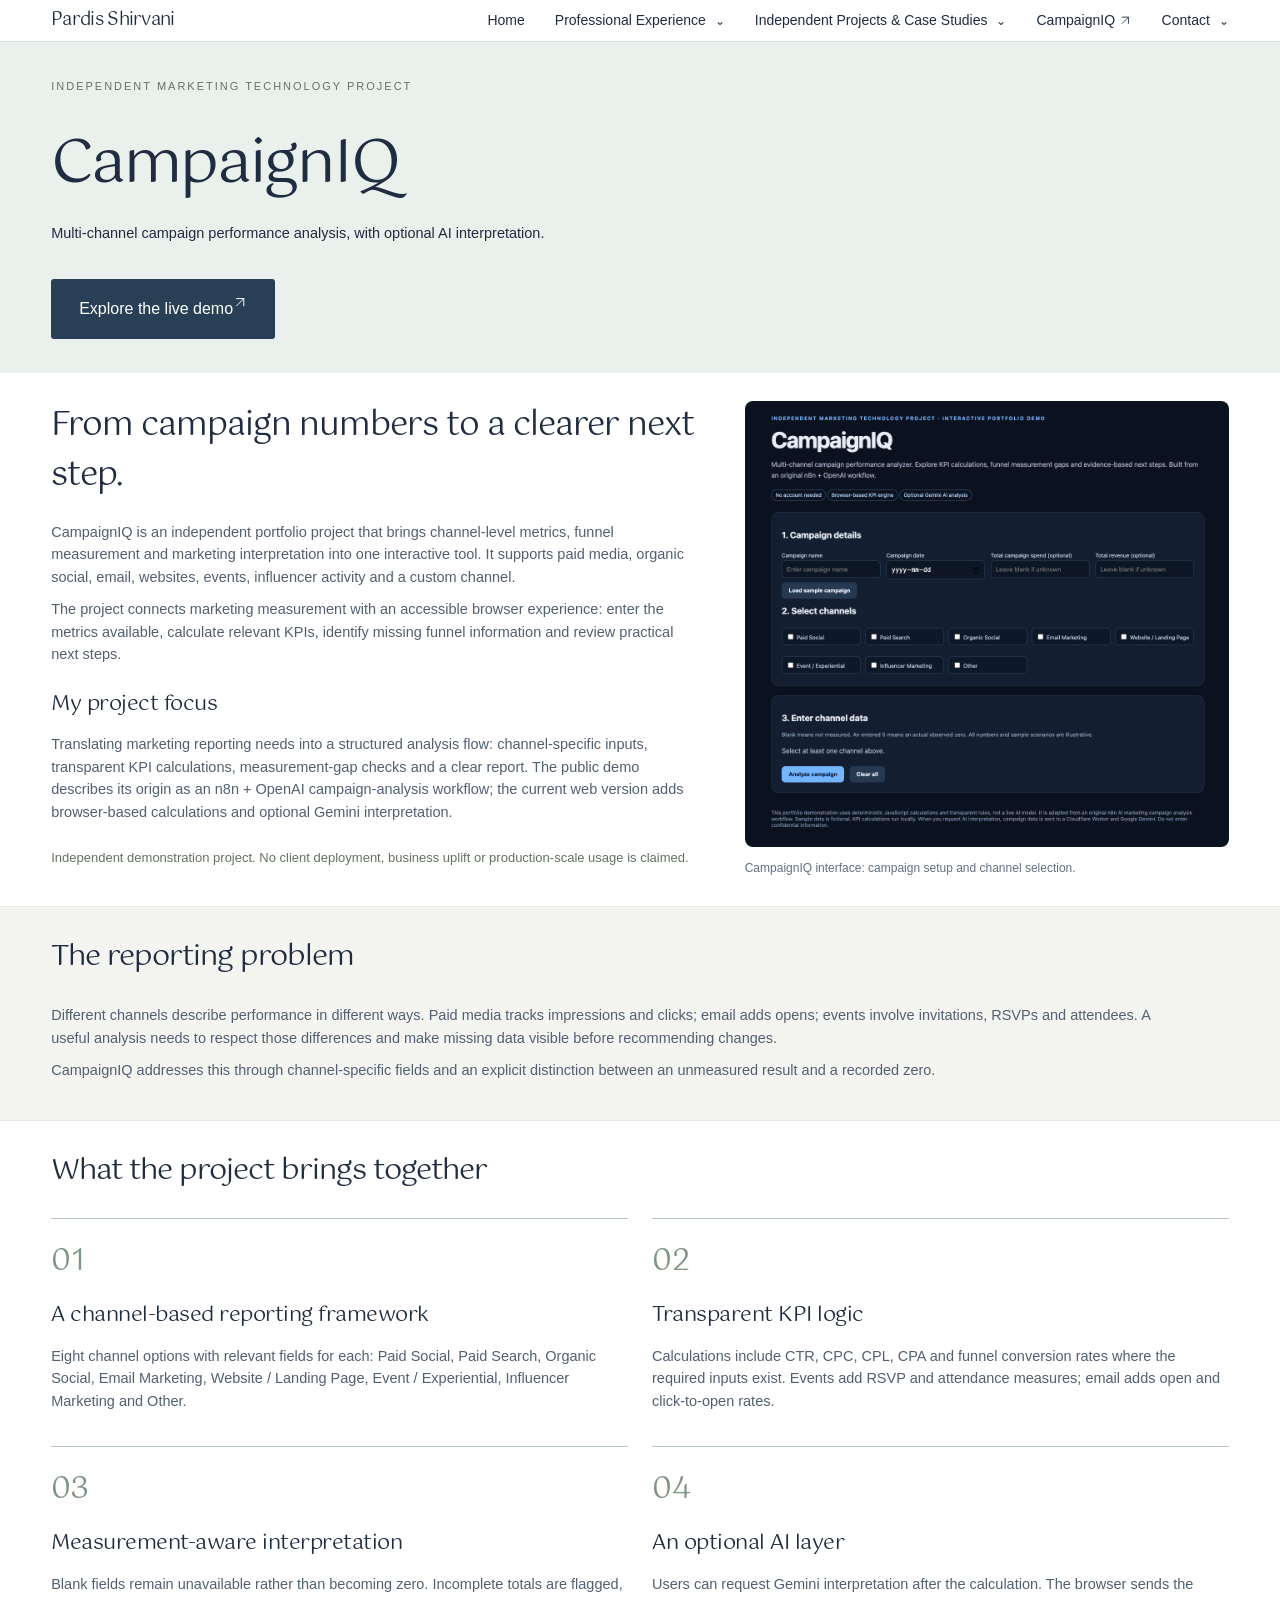
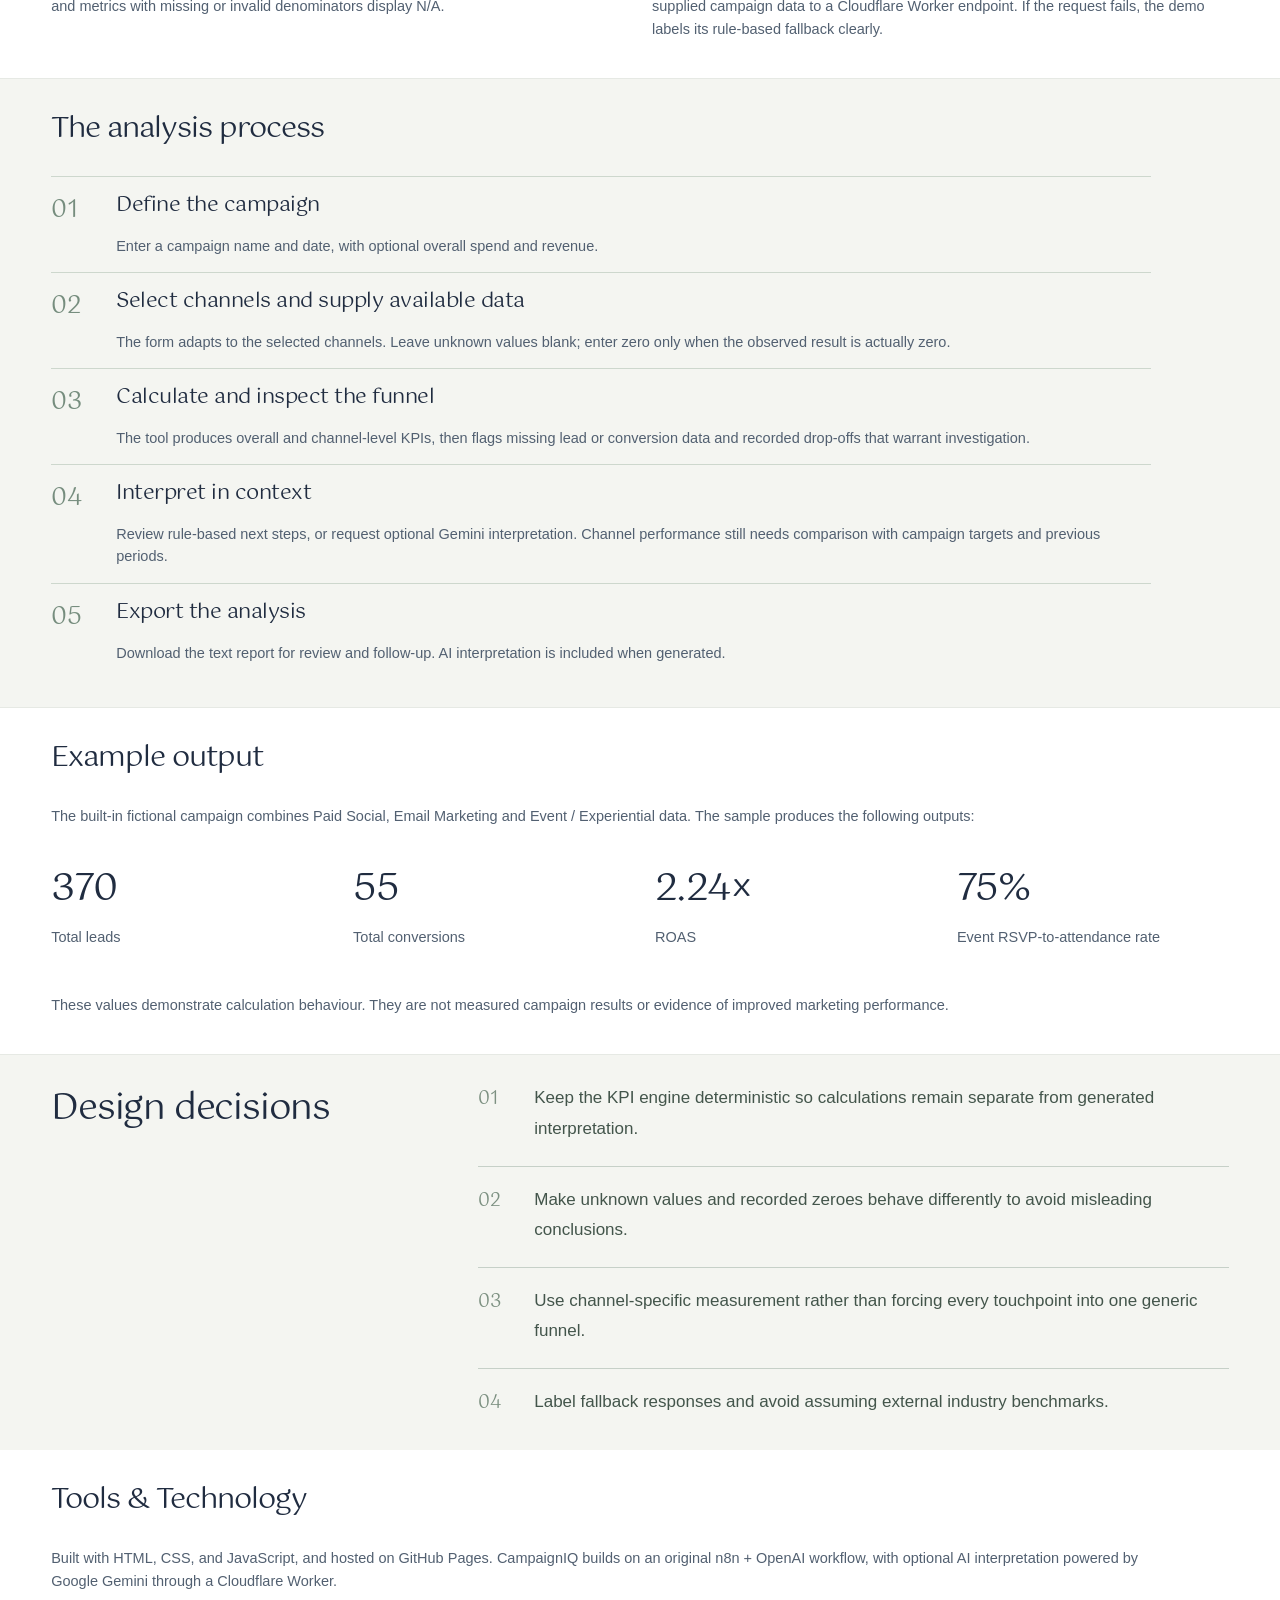
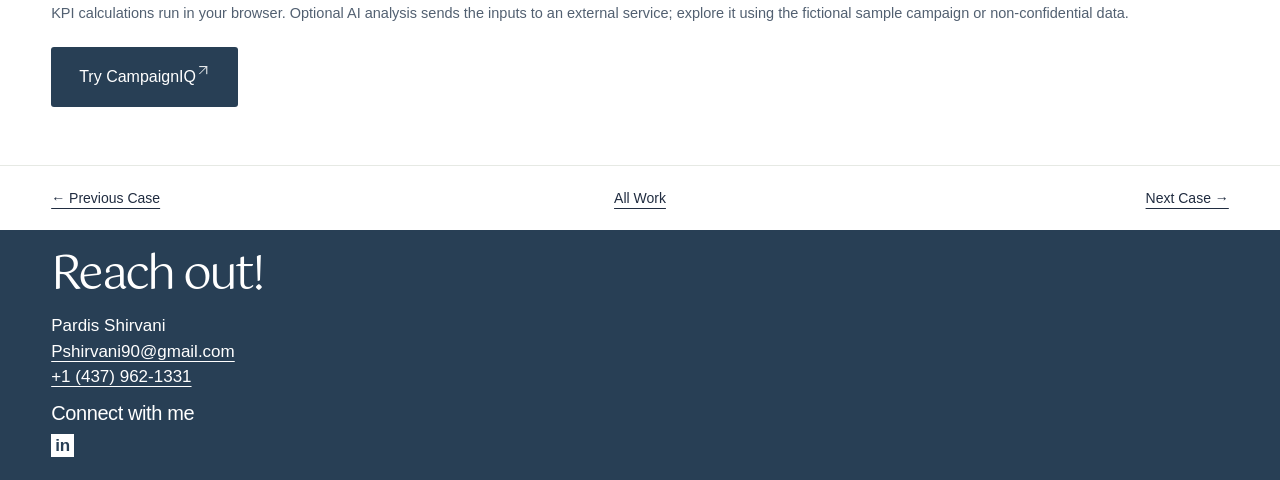
<file: campaigniq.html>
<!doctype html><html lang="en"><head><script src="analytics.js?v=portfolio111"></script>
<meta charset="utf-8"><meta name="viewport" content="width=device-width,initial-scale=1"><title>CampaignIQ | Pardis Shirvani</title><meta name="description" content="AI-Powered Marketing Campaign Analyzer"><link rel="stylesheet" href="style.css?v=compact-tools"></head><body><a class="skip" href="#main">Skip to content</a><nav class="site-nav" aria-label="Portfolio navigation"><a class="wordmark" href="index.html">Pardis Shirvani</a><button class="nav-toggle" type="button" aria-label="Open menu" aria-expanded="false" aria-controls="portfolio-menu"><svg viewBox="0 0 24 24" aria-hidden="true" focusable="false"><path class="menu-lines" d="M4 6h16M4 12h16M4 18h16"/><path class="menu-close" d="m6 6 12 12M18 6 6 18"/></svg></button><div id="portfolio-menu" class="nav-groups has-home"><a class="nav-home" href="index.html">Home</a><details class="nav-dropdown"><summary>Professional Experience</summary><div class="nav-dropdown-menu"><a href="persil.html">HENKEL | PERSIL</a><a href="pril.html">HENKEL | PRIL</a><a href="samsung.html">SAMSUNG</a><a href="trade-collective.html">B2B MARKETING</a><a href="taiste.html">T(AI)STE STUDIO</a><a href="campaigns.html">MORE CAMPAIGN WORK</a></div></details><details class="nav-dropdown"><summary>Independent Projects &amp; Case Studies</summary><div class="nav-dropdown-menu"><a href="strategy.html">STRATEGY &amp; CAMPAIGN PROJECTS</a><a href="coming-soon.html">DIGITAL CAMPAIGN &amp; PAID MEDIA</a><a href="analytics.html">MARKETING ANALYTICS</a><a href="coming-soon.html">CRM &amp; CUSTOMER JOURNEY</a><a href="campaigniq.html">AI MARKETING AGENT</a><a href="academic.html">ACADEMIC CASE STUDIES</a></div></details><a class="nav-campaigniq" href="https://pshirvani90.github.io/campaign-analyzer/" target="_blank" rel="noopener">CampaignIQ <svg class="external-arrow" viewBox="0 0 24 24" fill="none" aria-hidden="true" focusable="false"><path d="M6 18 18 6M6 6h12v12"/></svg></a><details class="nav-dropdown nav-contact"><summary>Contact</summary><div class="nav-dropdown-menu"><a href="https://www.linkedin.com/in/pardis-shirvani" target="_blank" rel="noopener">LinkedIn</a><a href="mailto:pshirvani90@gmail.com">Email</a><a href="tel:+14379621331">Phone</a></div></details></div></nav><main id="main"><header class="project-heading iq-hero"><p class="eyebrow">INDEPENDENT MARKETING TECHNOLOGY PROJECT</p><h1>CampaignIQ</h1><p>Multi-channel campaign performance analysis, with optional AI interpretation.</p><a class="demo-button" href="https://pshirvani90.github.io/campaign-analyzer/">Explore the live demo <svg class="external-arrow" viewBox="0 0 24 24" fill="none" aria-hidden="true" focusable="false"><path d="M6 18 18 6M6 6h12v12"/></svg></a></header><section class="story-section iq-intro" id="project-overview"><div><h2>From campaign numbers to a clearer next step.</h2><p>CampaignIQ is an independent portfolio project that brings channel-level metrics, funnel measurement and marketing interpretation into one interactive tool. It supports paid media, organic social, email, websites, events, influencer activity and a custom channel.</p><p>The project connects marketing measurement with an accessible browser experience: enter the metrics available, calculate relevant KPIs, identify missing funnel information and review practical next steps.</p><h3>My project focus</h3><p>Translating marketing reporting needs into a structured analysis flow: channel-specific inputs, transparent KPI calculations, measurement-gap checks and a clear report. The public demo describes its origin as an n8n + OpenAI campaign-analysis workflow; the current web version adds browser-based calculations and optional Gemini interpretation.</p><p class="disclaimer">Independent demonstration project. No client deployment, business uplift or production-scale usage is claimed.</p></div><figure><img src="assets/campaigniq-current-interface.png" alt="CampaignIQ interface for entering campaign details and selecting channels"><figcaption>CampaignIQ interface: campaign setup and channel selection.</figcaption></figure></section><section class="story-section tinted"><h2>The reporting problem</h2><p>Different channels describe performance in different ways. Paid media tracks impressions and clicks; email adds opens; events involve invitations, RSVPs and attendees. A useful analysis needs to respect those differences and make missing data visible before recommending changes.</p><p>CampaignIQ addresses this through channel-specific fields and an explicit distinction between an unmeasured result and a recorded zero.</p></section><section class="story-section"><h2>What the project brings together</h2><div class="iq-feature-grid"><article><span>01</span><h3>A channel-based reporting framework</h3><p>Eight channel options with relevant fields for each: Paid Social, Paid Search, Organic Social, Email Marketing, Website / Landing Page, Event / Experiential, Influencer Marketing and Other.</p></article><article><span>02</span><h3>Transparent KPI logic</h3><p>Calculations include CTR, CPC, CPL, CPA and funnel conversion rates where the required inputs exist. Events add RSVP and attendance measures; email adds open and click-to-open rates.</p></article><article><span>03</span><h3>Measurement-aware interpretation</h3><p>Blank fields remain unavailable rather than becoming zero. Incomplete totals are flagged, and metrics with missing or invalid denominators display N/A.</p></article><article><span>04</span><h3>An optional AI layer</h3><p>Users can request Gemini interpretation after the calculation. The browser sends the supplied campaign data to a Cloudflare Worker endpoint. If the request fails, the demo labels its rule-based fallback clearly.</p></article></div></section><section class="story-section tinted"><h2>The analysis process</h2><ol class="iq-process"><li><h3>Define the campaign</h3><p>Enter a campaign name and date, with optional overall spend and revenue.</p></li><li><h3>Select channels and supply available data</h3><p>The form adapts to the selected channels. Leave unknown values blank; enter zero only when the observed result is actually zero.</p></li><li><h3>Calculate and inspect the funnel</h3><p>The tool produces overall and channel-level KPIs, then flags missing lead or conversion data and recorded drop-offs that warrant investigation.</p></li><li><h3>Interpret in context</h3><p>Review rule-based next steps, or request optional Gemini interpretation. Channel performance still needs comparison with campaign targets and previous periods.</p></li><li><h3>Export the analysis</h3><p>Download the text report for review and follow-up. AI interpretation is included when generated.</p></li></ol></section><section class="story-section"><h2>Example output</h2><p>The built-in fictional campaign combines Paid Social, Email Marketing and Event / Experiential data. The sample produces the following outputs:</p><div class="stat-grid"><article><strong>370</strong><p>Total leads</p></article><article><strong>55</strong><p>Total conversions</p></article><article><strong>2.24×</strong><p>ROAS</p></article><article><strong>75%</strong><p>Event RSVP-to-attendance rate</p></article></div><p>These values demonstrate calculation behaviour. They are not measured campaign results or evidence of improved marketing performance.</p></section><section class="learnings persil-learnings"><h2>Design decisions</h2><ol><li>Keep the KPI engine deterministic so calculations remain separate from generated interpretation.</li><li>Make unknown values and recorded zeroes behave differently to avoid misleading conclusions.</li><li>Use channel-specific measurement rather than forcing every touchpoint into one generic funnel.</li><li>Label fallback responses and avoid assuming external industry benchmarks.</li></ol></section><section class="story-section"><h2>Tools &amp; Technology</h2><p>Built with HTML, CSS, and JavaScript, and hosted on GitHub Pages. CampaignIQ builds on an original n8n + OpenAI workflow, with optional AI interpretation powered by Google Gemini through a Cloudflare Worker.</p><p>KPI calculations run in your browser. Optional AI analysis sends the inputs to an external service; explore it using the fictional sample campaign or non-confidential data.</p><a class="demo-button" href="https://pshirvani90.github.io/campaign-analyzer/">Try CampaignIQ <svg class="external-arrow" viewBox="0 0 24 24" fill="none" aria-hidden="true" focusable="false"><path d="M6 18 18 6M6 6h12v12"/></svg></a></section><nav class="case-bottom case-traversal" aria-label="Case study navigation"><a href="coming-soon.html">← Previous Case</a><a href="index.html#professional-work">All Work</a><a href="persil.html">Next Case →</a></nav></main><footer><h2>Reach out!</h2><p>Pardis Shirvani<br><a href="mailto:pshirvani90@gmail.com">Pshirvani90@gmail.com</a><br><a href="tel:+14379621331">+1 (437) 962-1331</a></p><h3>Connect with me</h3><a class="linkedin" aria-label="Pardis Shirvani on LinkedIn" href="https://www.linkedin.com/in/pardis-shirvani">in</a></footer><script src="scroll.js?v=portfolio110" defer></script></body></html>
</file>
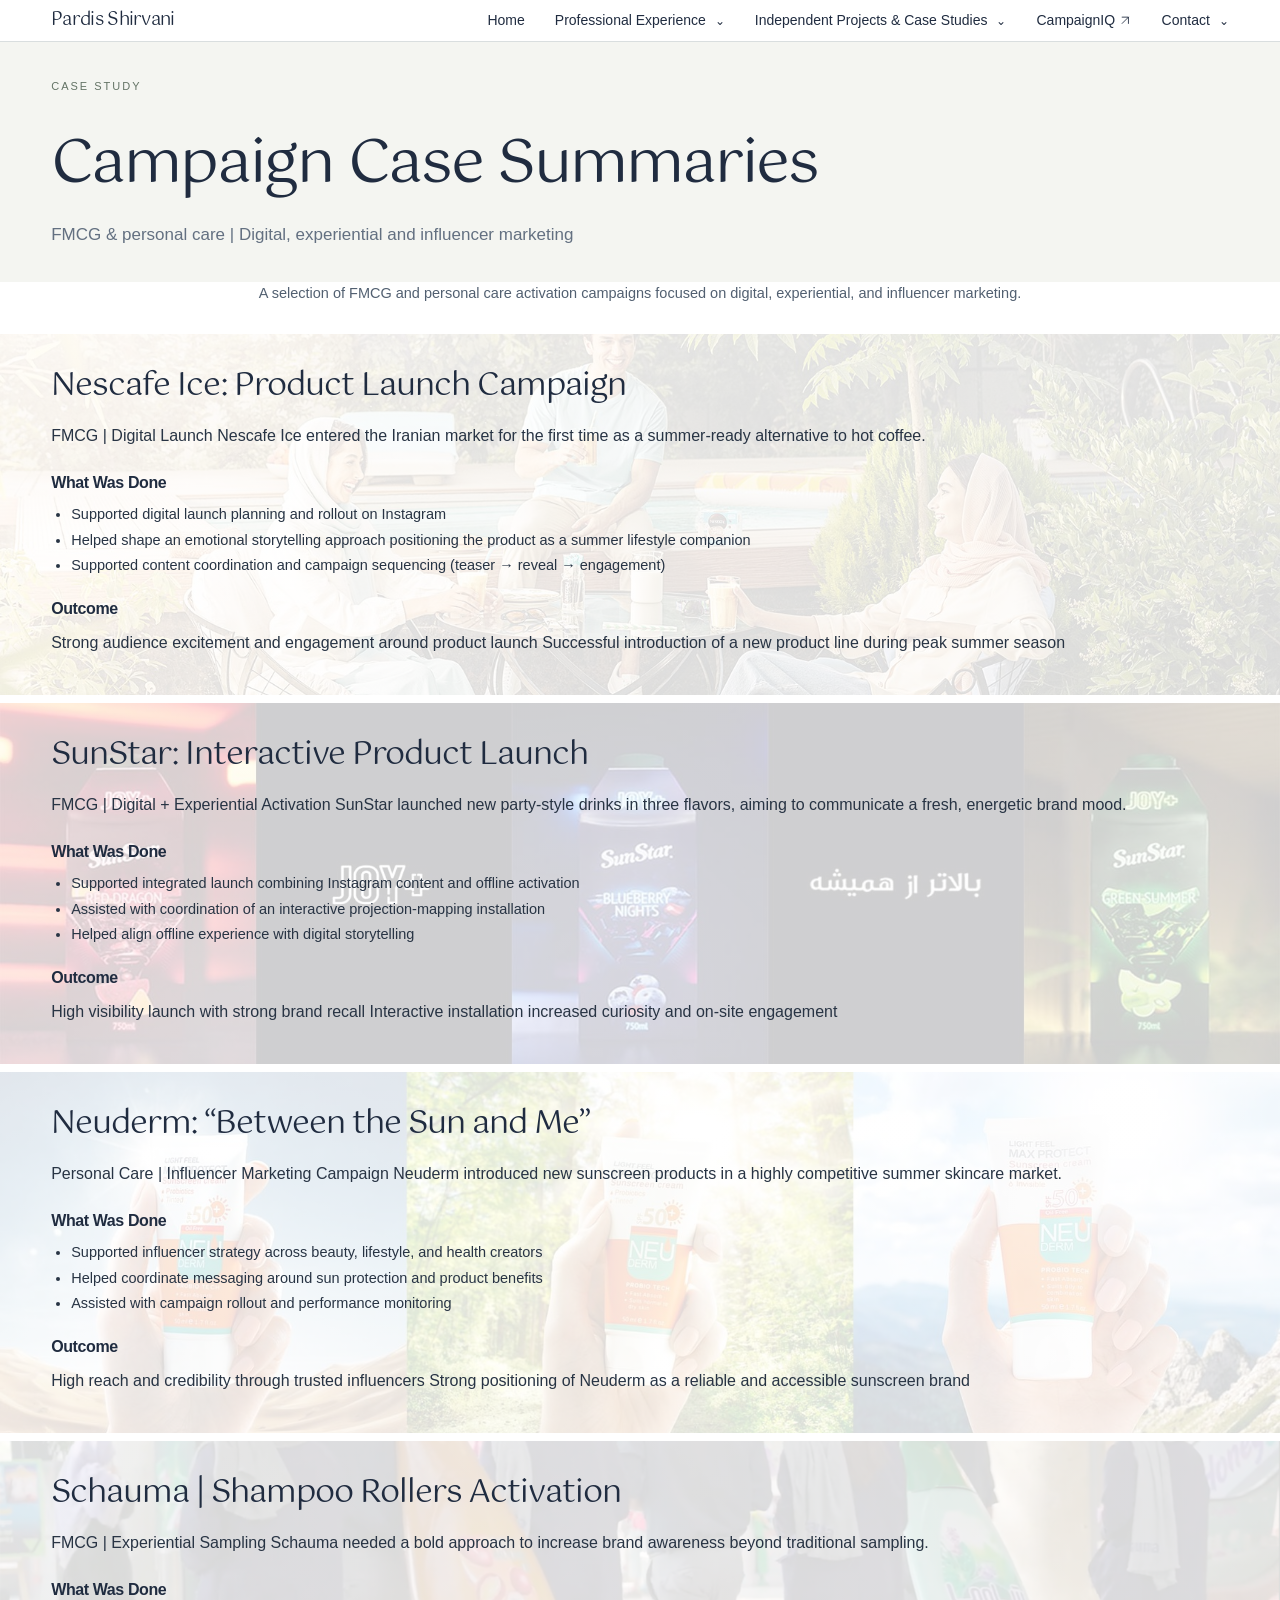
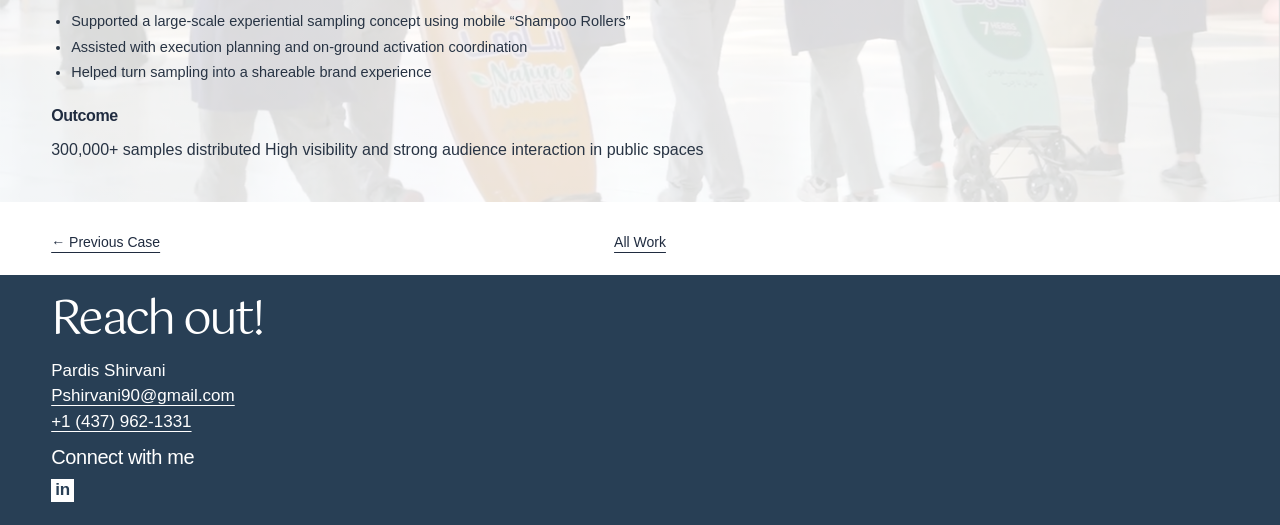
<file: campaigns.html>
<!doctype html><html lang="en"><head><script src="analytics.js?v=portfolio111"></script>
<meta charset="utf-8"><meta name="viewport" content="width=device-width,initial-scale=1"><title>Campaign Case Summaries | Pardis Shirvani</title><meta name="description" content="FMCG &amp; personal care | Digital, experiential and influencer marketing"><link rel="stylesheet" href="style.css?v=compact-tools"></head><body><a class="skip" href="#main">Skip to content</a><nav class="site-nav" aria-label="Portfolio navigation"><a class="wordmark" href="index.html">Pardis Shirvani</a><button class="nav-toggle" type="button" aria-label="Open menu" aria-expanded="false" aria-controls="portfolio-menu"><svg viewBox="0 0 24 24" aria-hidden="true" focusable="false"><path class="menu-lines" d="M4 6h16M4 12h16M4 18h16"/><path class="menu-close" d="m6 6 12 12M18 6 6 18"/></svg></button><div id="portfolio-menu" class="nav-groups has-home"><a class="nav-home" href="index.html">Home</a><details class="nav-dropdown"><summary>Professional Experience</summary><div class="nav-dropdown-menu"><a href="persil.html">HENKEL | PERSIL</a><a href="pril.html">HENKEL | PRIL</a><a href="samsung.html">SAMSUNG</a><a href="trade-collective.html">B2B MARKETING</a><a href="taiste.html">T(AI)STE STUDIO</a><a href="campaigns.html">MORE CAMPAIGN WORK</a></div></details><details class="nav-dropdown"><summary>Independent Projects &amp; Case Studies</summary><div class="nav-dropdown-menu"><a href="strategy.html">STRATEGY &amp; CAMPAIGN PROJECTS</a><a href="coming-soon.html">DIGITAL CAMPAIGN &amp; PAID MEDIA</a><a href="analytics.html">MARKETING ANALYTICS</a><a href="coming-soon.html">CRM &amp; CUSTOMER JOURNEY</a><a href="campaigniq.html">AI MARKETING AGENT</a><a href="academic.html">ACADEMIC CASE STUDIES</a></div></details><a class="nav-campaigniq" href="https://pshirvani90.github.io/campaign-analyzer/" target="_blank" rel="noopener">CampaignIQ <svg class="external-arrow" viewBox="0 0 24 24" fill="none" aria-hidden="true" focusable="false"><path d="M6 18 18 6M6 6h12v12"/></svg></a><details class="nav-dropdown nav-contact"><summary>Contact</summary><div class="nav-dropdown-menu"><a href="https://www.linkedin.com/in/pardis-shirvani" target="_blank" rel="noopener">LinkedIn</a><a href="mailto:pshirvani90@gmail.com">Email</a><a href="tel:+14379621331">Phone</a></div></details></div></nav><main id="main" class="campaign-summaries-page"><header class="project-heading"><p class="eyebrow">CASE STUDY</p><h1>Campaign Case Summaries</h1><p>FMCG &amp; personal care | Digital, experiential and influencer marketing</p></header><section class="story-section"><h2>Campaign Case Summaries</h2><p>A selection of FMCG and personal care activation campaigns focused on digital, experiential, and influencer marketing.</p></section><section class="campaign-summary-panel campaign-summary-0"><h2>Nescafe Ice: Product Launch Campaign</h2><p>FMCG | Digital Launch Nescafe Ice entered the Iranian market for the first time as a summer-ready alternative to hot coffee.</p><h3>What Was Done</h3><ul><li>Supported digital launch planning and rollout on Instagram</li><li>Helped shape an emotional storytelling approach positioning the product as a summer lifestyle companion</li><li>Supported content coordination and campaign sequencing (teaser → reveal → engagement)</li></ul><h3>Outcome</h3><p>Strong audience excitement and engagement around product launch Successful introduction of a new product line during peak summer season</p></section><section class="campaign-summary-panel campaign-summary-1"><h2>SunStar: Interactive Product Launch</h2><p>FMCG | Digital + Experiential Activation SunStar launched new party-style drinks in three flavors, aiming to communicate a fresh, energetic brand mood.</p><h3>What Was Done</h3><ul><li>Supported integrated launch combining Instagram content and offline activation</li><li>Assisted with coordination of an interactive projection-mapping installation</li><li>Helped align offline experience with digital storytelling</li></ul><h3>Outcome</h3><p>High visibility launch with strong brand recall Interactive installation increased curiosity and on-site engagement</p></section><section class="campaign-summary-panel campaign-summary-2"><h2>Neuderm: “Between the Sun and Me”</h2><p>Personal Care | Influencer Marketing Campaign Neuderm introduced new sunscreen products in a highly competitive summer skincare market.</p><h3>What Was Done</h3><ul><li>Supported influencer strategy across beauty, lifestyle, and health creators</li><li>Helped coordinate messaging around sun protection and product benefits</li><li>Assisted with campaign rollout and performance monitoring</li></ul><h3>Outcome</h3><p>High reach and credibility through trusted influencers Strong positioning of Neuderm as a reliable and accessible sunscreen brand</p></section><section class="campaign-summary-panel campaign-summary-3" id="schauma"><h2>Schauma | Shampoo Rollers Activation</h2><p>FMCG | Experiential Sampling Schauma needed a bold approach to increase brand awareness beyond traditional sampling.</p><h3>What Was Done</h3><ul><li>Supported a large-scale experiential sampling concept using mobile “Shampoo Rollers”</li><li>Assisted with execution planning and on-ground activation coordination</li><li>Helped turn sampling into a shareable brand experience</li></ul><h3>Outcome</h3><p>300,000+ samples distributed High visibility and strong audience interaction in public spaces</p></section><nav class="case-bottom case-traversal" aria-label="Case study navigation"><a href="taiste.html">← Previous Case</a><a href="index.html#professional-work" style="grid-column:2;justify-self:center">All Work</a></nav></main><footer><h2>Reach out!</h2><p>Pardis Shirvani<br><a href="mailto:pshirvani90@gmail.com">Pshirvani90@gmail.com</a><br><a href="tel:+14379621331">+1 (437) 962-1331</a></p><h3>Connect with me</h3><a class="linkedin" aria-label="Pardis Shirvani on LinkedIn" href="https://www.linkedin.com/in/pardis-shirvani">in</a></footer><script src="scroll.js?v=portfolio110" defer></script></body></html>
</file>
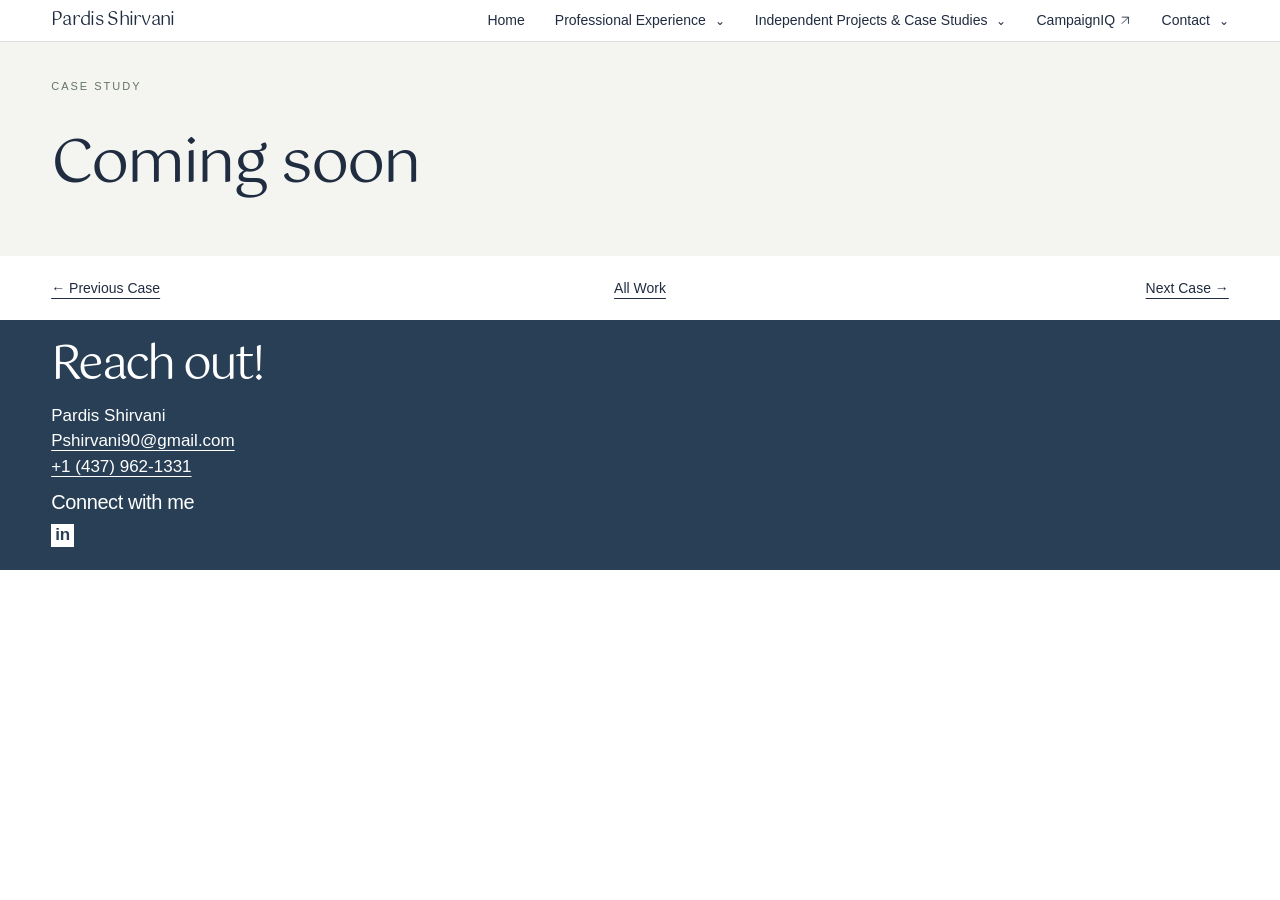
<file: coming-soon.html>
<!doctype html><html lang="en"><head><script src="analytics.js?v=portfolio111"></script>
<meta charset="utf-8"><meta name="viewport" content="width=device-width,initial-scale=1"><title>Coming soon | Pardis Shirvani</title><meta name="description" content=""><link rel="stylesheet" href="style.css?v=compact-tools"></head><body><a class="skip" href="#main">Skip to content</a><nav class="site-nav" aria-label="Portfolio navigation"><a class="wordmark" href="index.html">Pardis Shirvani</a><button class="nav-toggle" type="button" aria-label="Open menu" aria-expanded="false" aria-controls="portfolio-menu"><svg viewBox="0 0 24 24" aria-hidden="true" focusable="false"><path class="menu-lines" d="M4 6h16M4 12h16M4 18h16"/><path class="menu-close" d="m6 6 12 12M18 6 6 18"/></svg></button><div id="portfolio-menu" class="nav-groups has-home"><a class="nav-home" href="index.html">Home</a><details class="nav-dropdown"><summary>Professional Experience</summary><div class="nav-dropdown-menu"><a href="persil.html">HENKEL | PERSIL</a><a href="pril.html">HENKEL | PRIL</a><a href="samsung.html">SAMSUNG</a><a href="trade-collective.html">B2B MARKETING</a><a href="taiste.html">T(AI)STE STUDIO</a><a href="campaigns.html">MORE CAMPAIGN WORK</a></div></details><details class="nav-dropdown"><summary>Independent Projects &amp; Case Studies</summary><div class="nav-dropdown-menu"><a href="strategy.html">STRATEGY &amp; CAMPAIGN PROJECTS</a><a href="coming-soon.html">DIGITAL CAMPAIGN &amp; PAID MEDIA</a><a href="analytics.html">MARKETING ANALYTICS</a><a href="coming-soon.html">CRM &amp; CUSTOMER JOURNEY</a><a href="campaigniq.html">AI MARKETING AGENT</a><a href="academic.html">ACADEMIC CASE STUDIES</a></div></details><a class="nav-campaigniq" href="https://pshirvani90.github.io/campaign-analyzer/" target="_blank" rel="noopener">CampaignIQ <svg class="external-arrow" viewBox="0 0 24 24" fill="none" aria-hidden="true" focusable="false"><path d="M6 18 18 6M6 6h12v12"/></svg></a><details class="nav-dropdown nav-contact"><summary>Contact</summary><div class="nav-dropdown-menu"><a href="https://www.linkedin.com/in/pardis-shirvani" target="_blank" rel="noopener">LinkedIn</a><a href="mailto:pshirvani90@gmail.com">Email</a><a href="tel:+14379621331">Phone</a></div></details></div></nav><main id="main"><header class="project-heading"><p class="eyebrow">CASE STUDY</p><h1>Coming soon</h1><p></p></header><nav class="case-bottom case-traversal" aria-label="Case study navigation"><a href="analytics.html">← Previous Case</a><a href="index.html#professional-work">All Work</a><a href="campaigniq.html">Next Case →</a></nav></main><footer><h2>Reach out!</h2><p>Pardis Shirvani<br><a href="mailto:pshirvani90@gmail.com">Pshirvani90@gmail.com</a><br><a href="tel:+14379621331">+1 (437) 962-1331</a></p><h3>Connect with me</h3><a class="linkedin" aria-label="Pardis Shirvani on LinkedIn" href="https://www.linkedin.com/in/pardis-shirvani">in</a></footer><script src="scroll.js?v=portfolio110" defer></script></body></html>
</file>
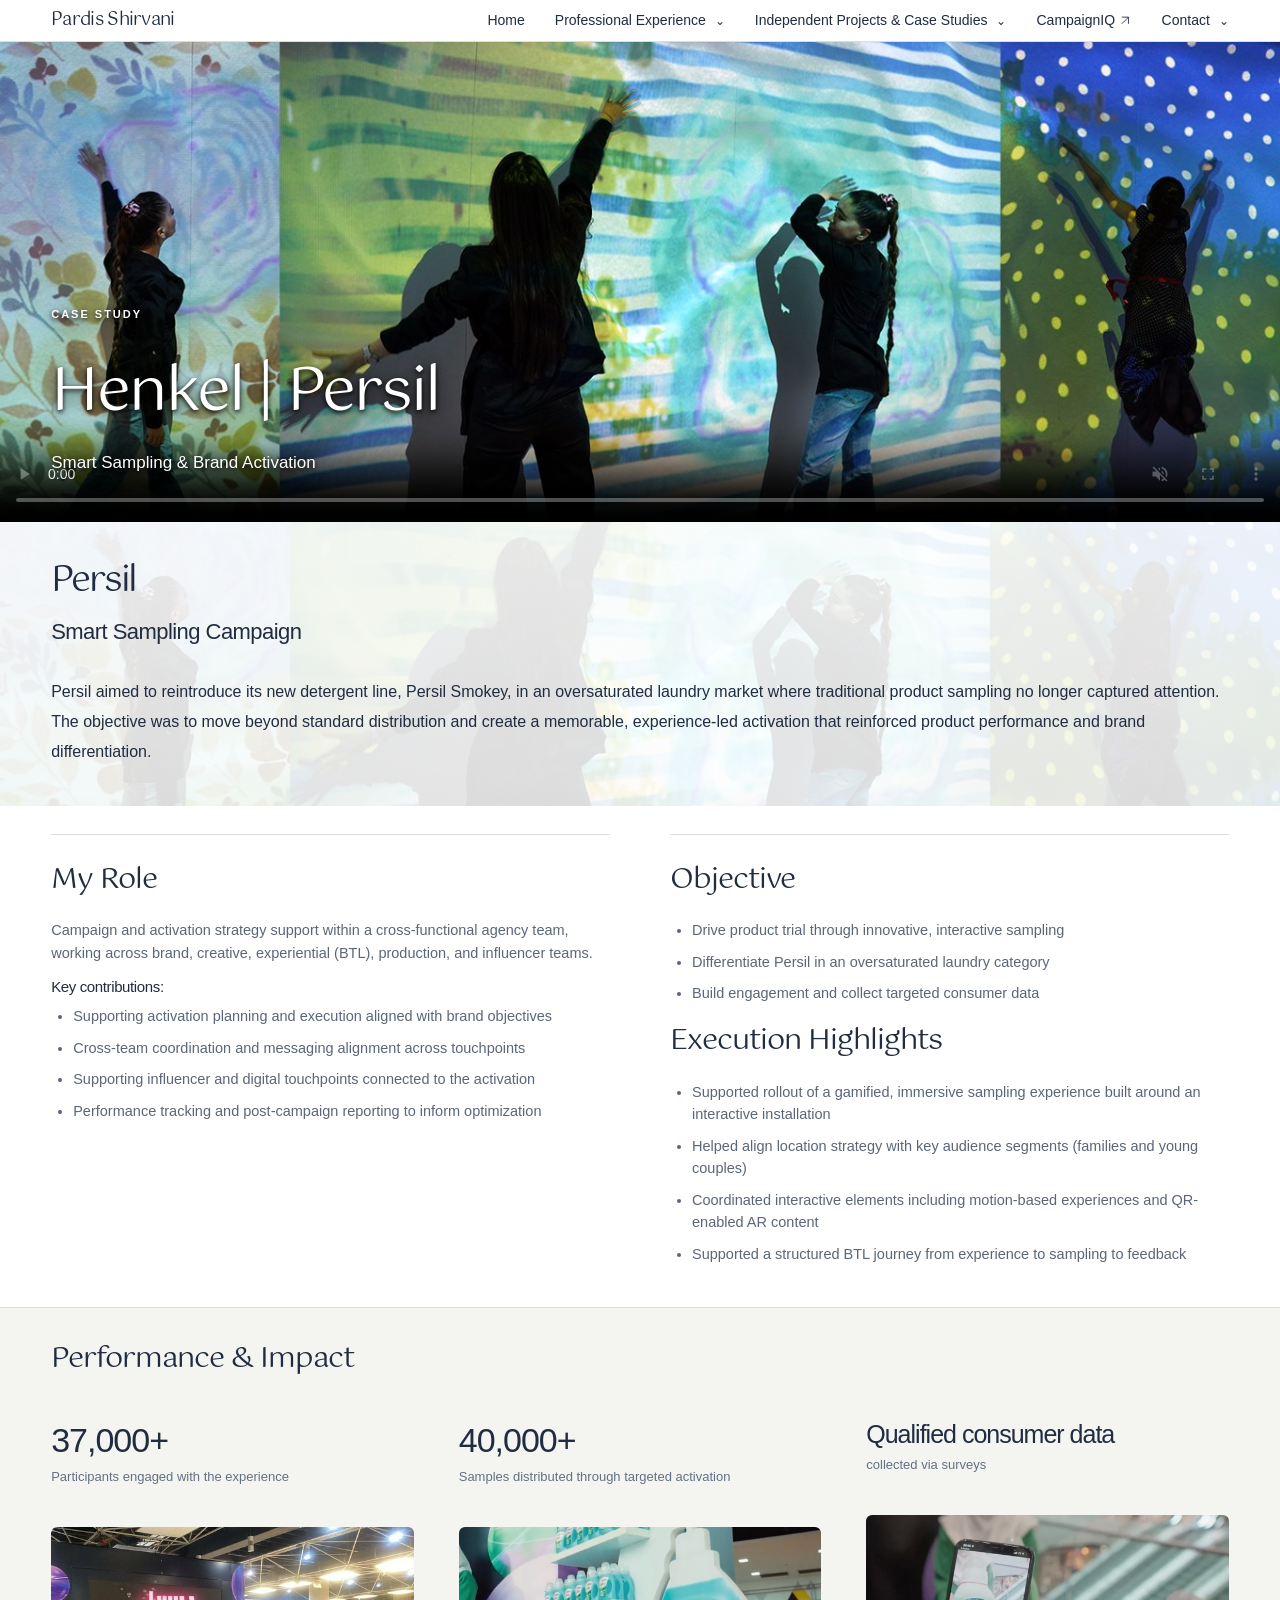
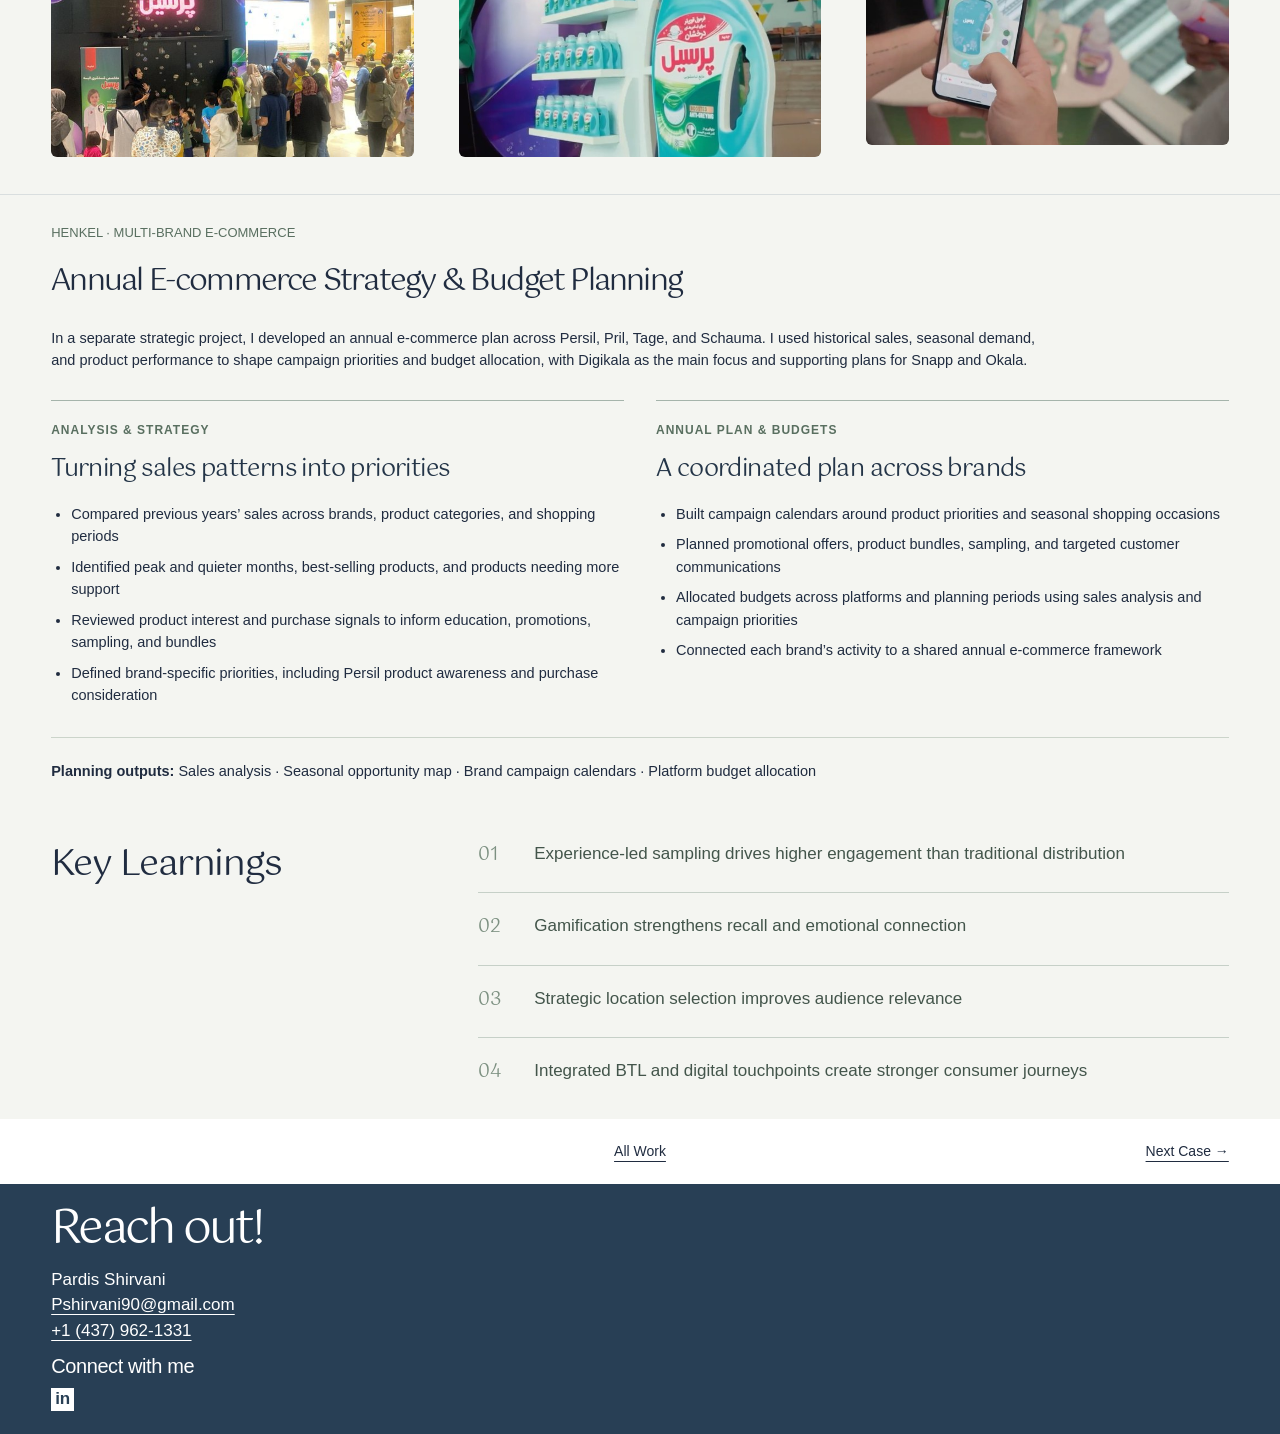
<file: persil.html>
<!doctype html><html lang="en"><head><script src="analytics.js?v=portfolio111"></script>
<meta charset="utf-8"><meta name="viewport" content="width=device-width, initial-scale=1"><title>Persil, Smart Sampling Campaign | Pardis Shirvani</title><meta name="description" content="Pardis Shirvani, Integrated Marketing & Digital Strategy. Campaigns, Analytics, AI."><link rel="stylesheet" href="style.css?v=compact-tools"></head><body><a class="skip" href="#main">Skip to content</a><nav class="site-nav" aria-label="Portfolio navigation"><a class="wordmark" href="index.html">Pardis Shirvani</a><button class="nav-toggle" type="button" aria-label="Open menu" aria-expanded="false" aria-controls="portfolio-menu"><svg viewBox="0 0 24 24" aria-hidden="true" focusable="false"><path class="menu-lines" d="M4 6h16M4 12h16M4 18h16"/><path class="menu-close" d="m6 6 12 12M18 6 6 18"/></svg></button><div id="portfolio-menu" class="nav-groups has-home"><a class="nav-home" href="index.html">Home</a><details class="nav-dropdown"><summary>Professional Experience</summary><div class="nav-dropdown-menu"><a href="persil.html">HENKEL | PERSIL</a><a href="pril.html">HENKEL | PRIL</a><a href="samsung.html">SAMSUNG</a><a href="trade-collective.html">B2B MARKETING</a><a href="taiste.html">T(AI)STE STUDIO</a><a href="campaigns.html">MORE CAMPAIGN WORK</a></div></details><details class="nav-dropdown"><summary>Independent Projects &amp; Case Studies</summary><div class="nav-dropdown-menu"><a href="strategy.html">STRATEGY &amp; CAMPAIGN PROJECTS</a><a href="coming-soon.html">DIGITAL CAMPAIGN &amp; PAID MEDIA</a><a href="analytics.html">MARKETING ANALYTICS</a><a href="coming-soon.html">CRM &amp; CUSTOMER JOURNEY</a><a href="campaigniq.html">AI MARKETING AGENT</a><a href="academic.html">ACADEMIC CASE STUDIES</a></div></details><a class="nav-campaigniq" href="https://pshirvani90.github.io/campaign-analyzer/" target="_blank" rel="noopener">CampaignIQ <svg class="external-arrow" viewBox="0 0 24 24" fill="none" aria-hidden="true" focusable="false"><path d="M6 18 18 6M6 6h12v12"/></svg></a><details class="nav-dropdown nav-contact"><summary>Contact</summary><div class="nav-dropdown-menu"><a href="https://www.linkedin.com/in/pardis-shirvani" target="_blank" rel="noopener">LinkedIn</a><a href="mailto:pshirvani90@gmail.com">Email</a><a href="tel:+14379621331">Phone</a></div></details></div></nav><main id="main"><header class="project-heading persil-video-header"><video class="header-video" autoplay muted loop playsinline preload="metadata" poster="assets/p2-0.jpg" aria-label="Persil campaign video" controls><source src="assets/persil-header.mp4" type="video/mp4">Your browser does not support embedded video.</video><div class="video-header-copy"><p class="eyebrow">CASE STUDY</p><h1>Henkel | Persil</h1><p>Smart Sampling &amp; Brand Activation</p></div></header><section class="persil-banner"><h2>Persil</h2><h3>Smart Sampling Campaign</h3><p>Persil aimed to reintroduce its new detergent line, Persil Smokey, in an oversaturated laundry market where traditional product sampling no longer captured attention. The objective was to move beyond standard distribution and create a memorable, experience-led activation that reinforced product performance and brand differentiation.</p></section><section class="role-grid"><article><h2>My Role</h2><p>Campaign and activation strategy support within a cross-functional agency team, working across brand, creative, experiential (BTL), production, and influencer teams.</p><h3>Key contributions:</h3><ul><li>Supporting activation planning and execution aligned with brand objectives</li><li>Cross-team coordination and messaging alignment across touchpoints</li><li>Supporting influencer and digital touchpoints connected to the activation</li><li>Performance tracking and post-campaign reporting to inform optimization</li></ul></article><article><h2>Objective</h2><ul><li>Drive product trial through innovative, interactive sampling</li><li>Differentiate Persil in an oversaturated laundry category</li><li>Build engagement and collect targeted consumer data</li></ul><h2>Execution Highlights</h2><ul><li>Supported rollout of a gamified, immersive sampling experience built around an interactive installation</li><li>Helped align location strategy with key audience segments (families and young couples)</li><li>Coordinated interactive elements including motion-based experiences and QR-enabled AR content</li><li>Supported a structured BTL journey from experience to sampling to feedback</li></ul></article></section><section class="performance"><h2>Performance & Impact</h2><div class="three metrics"><article><h3>37,000+</h3><p>Participants engaged with the experience</p><img src="assets/p2-1.jpg" alt="Participants gathered at the Persil activation" loading="lazy"></article><article><h3>40,000+</h3><p>Samples distributed through targeted activation</p><img src="assets/p2-2.jpg" alt="Persil samples and product display" loading="lazy"></article><article><h3>Qualified consumer data</h3><p>collected via surveys</p><img src="assets/p2-3.jpg" alt="A participant using a smartphone at the Persil display" loading="lazy"></article></div></section><section class="brand-planning" id="henkel-ecommerce"><div class="brand-planning-intro"><p class="eyebrow">HENKEL · MULTI-BRAND E-COMMERCE</p><h2>Annual E-commerce Strategy &amp; Budget Planning</h2><p>In a separate strategic project, I developed an annual e-commerce plan across Persil, Pril, Tage, and Schauma. I used historical sales, seasonal demand, and product performance to shape campaign priorities and budget allocation, with Digikala as the main focus and supporting plans for Snapp and Okala.</p></div><div class="brand-planning-grid"><article><p class="brand-planning-label">ANALYSIS &amp; STRATEGY</p><h3>Turning sales patterns into priorities</h3><ul><li>Compared previous years’ sales across brands, product categories, and shopping periods</li><li>Identified peak and quieter months, best-selling products, and products needing more support</li><li>Reviewed product interest and purchase signals to inform education, promotions, sampling, and bundles</li><li>Defined brand-specific priorities, including Persil product awareness and purchase consideration</li></ul></article><article><p class="brand-planning-label">ANNUAL PLAN &amp; BUDGETS</p><h3>A coordinated plan across brands</h3><ul><li>Built campaign calendars around product priorities and seasonal shopping occasions</li><li>Planned promotional offers, product bundles, sampling, and targeted customer communications</li><li>Allocated budgets across platforms and planning periods using sales analysis and campaign priorities</li><li>Connected each brand’s activity to a shared annual e-commerce framework</li></ul></article></div><p class="brand-planning-output"><strong>Planning outputs:</strong> Sales analysis · Seasonal opportunity map · Brand campaign calendars · Platform budget allocation</p></section><section class="learnings persil-learnings" id="learnings"><h2>Key Learnings</h2><ol><li>Experience-led sampling drives higher engagement than traditional distribution</li><li>Gamification strengthens recall and emotional connection</li><li>Strategic location selection improves audience relevance</li><li>Integrated BTL and digital touchpoints create stronger consumer journeys</li></ol></section><nav class="case-bottom case-traversal" aria-label="Case study navigation"><a href="index.html#professional-work" style="grid-column:2">All Work</a><a href="pril.html">Next Case →</a></nav></main><footer><h2>Reach out!</h2><p>Pardis Shirvani<br><a href="mailto:pshirvani90@gmail.com">Pshirvani90@gmail.com</a><br><a href="tel:+14379621331">+1 (437) 962-1331</a></p><h3>Connect with me</h3><a class="linkedin" aria-label="Pardis Shirvani on LinkedIn" href="https://www.linkedin.com/in/pardis-shirvani">in</a></footer><script src="scroll.js?v=portfolio110" defer></script></body></html>
</file>
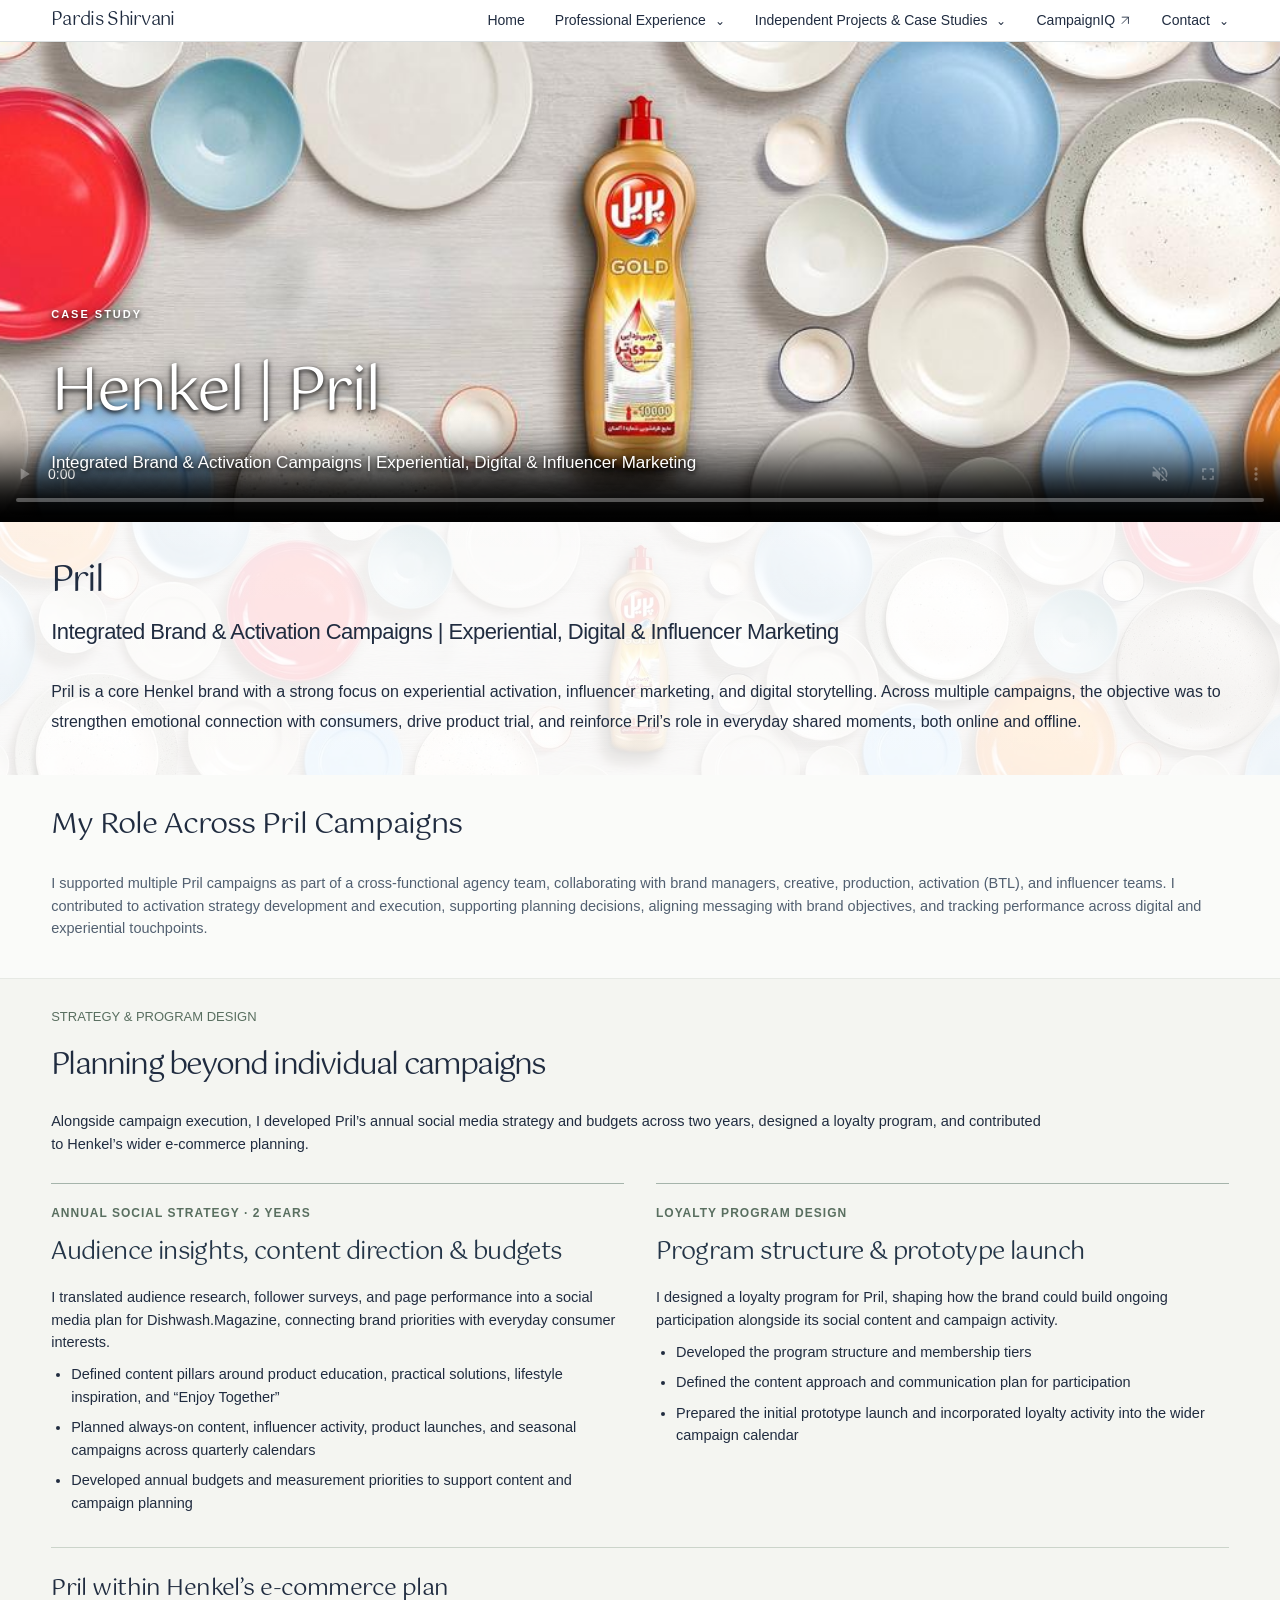
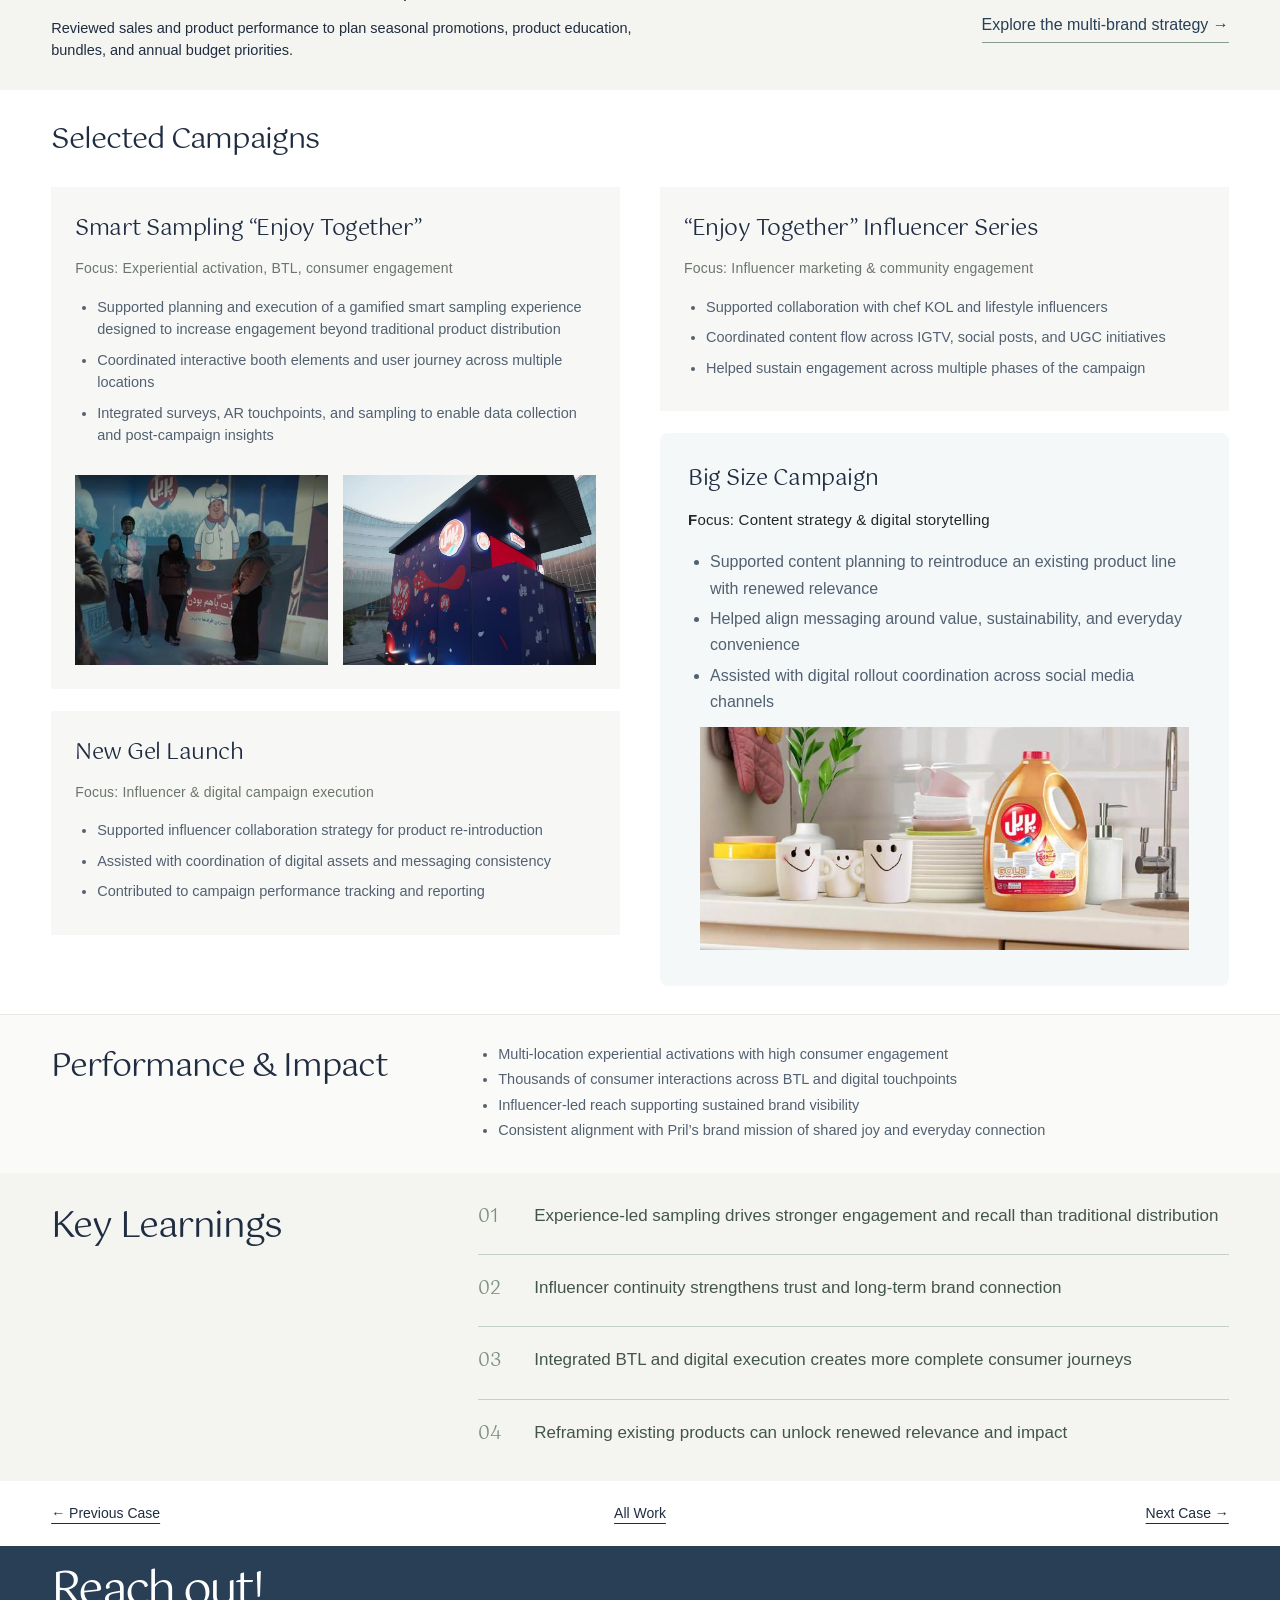
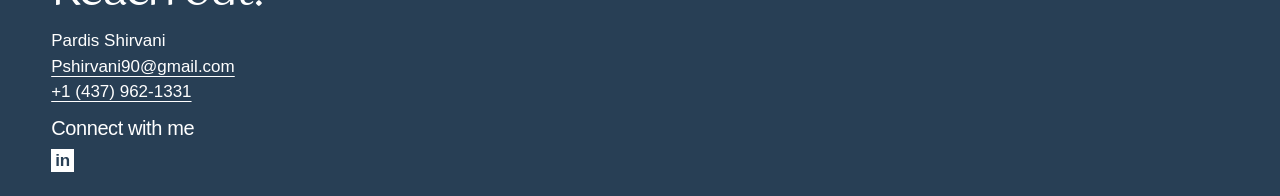
<file: pril.html>
<!doctype html><html lang="en"><head><script src="analytics.js?v=portfolio111"></script>
<meta charset="utf-8"><meta name="viewport" content="width=device-width, initial-scale=1"><title>Pril, Integrated Brand & Activation Campaigns | Pardis Shirvani</title><meta name="description" content="Pardis Shirvani, Integrated Marketing & Digital Strategy. Campaigns, Analytics, AI."><link rel="stylesheet" href="style.css?v=compact-tools"></head><body><a class="skip" href="#main">Skip to content</a><nav class="site-nav" aria-label="Portfolio navigation"><a class="wordmark" href="index.html">Pardis Shirvani</a><button class="nav-toggle" type="button" aria-label="Open menu" aria-expanded="false" aria-controls="portfolio-menu"><svg viewBox="0 0 24 24" aria-hidden="true" focusable="false"><path class="menu-lines" d="M4 6h16M4 12h16M4 18h16"/><path class="menu-close" d="m6 6 12 12M18 6 6 18"/></svg></button><div id="portfolio-menu" class="nav-groups has-home"><a class="nav-home" href="index.html">Home</a><details class="nav-dropdown"><summary>Professional Experience</summary><div class="nav-dropdown-menu"><a href="persil.html">HENKEL | PERSIL</a><a href="pril.html">HENKEL | PRIL</a><a href="samsung.html">SAMSUNG</a><a href="trade-collective.html">B2B MARKETING</a><a href="taiste.html">T(AI)STE STUDIO</a><a href="campaigns.html">MORE CAMPAIGN WORK</a></div></details><details class="nav-dropdown"><summary>Independent Projects &amp; Case Studies</summary><div class="nav-dropdown-menu"><a href="strategy.html">STRATEGY &amp; CAMPAIGN PROJECTS</a><a href="coming-soon.html">DIGITAL CAMPAIGN &amp; PAID MEDIA</a><a href="analytics.html">MARKETING ANALYTICS</a><a href="coming-soon.html">CRM &amp; CUSTOMER JOURNEY</a><a href="campaigniq.html">AI MARKETING AGENT</a><a href="academic.html">ACADEMIC CASE STUDIES</a></div></details><a class="nav-campaigniq" href="https://pshirvani90.github.io/campaign-analyzer/" target="_blank" rel="noopener">CampaignIQ <svg class="external-arrow" viewBox="0 0 24 24" fill="none" aria-hidden="true" focusable="false"><path d="M6 18 18 6M6 6h12v12"/></svg></a><details class="nav-dropdown nav-contact"><summary>Contact</summary><div class="nav-dropdown-menu"><a href="https://www.linkedin.com/in/pardis-shirvani" target="_blank" rel="noopener">LinkedIn</a><a href="mailto:pshirvani90@gmail.com">Email</a><a href="tel:+14379621331">Phone</a></div></details></div></nav><main id="main"><header class="project-heading persil-video-header"><video class="header-video" autoplay muted loop playsinline preload="metadata" poster="assets/source-p3-0.jpg" aria-label="Pril campaign video" controls><source src="assets/pril-header.mp4" type="video/mp4">Your browser does not support embedded video.</video><div class="video-header-copy"><p class="eyebrow">CASE STUDY</p><h1>Henkel | Pril</h1><p>Integrated Brand &amp; Activation Campaigns | Experiential, Digital &amp; Influencer Marketing</p></div></header><section class="persil-banner pril-intro"><h2>Pril</h2><h3>Integrated Brand &amp; Activation Campaigns | Experiential, Digital &amp; Influencer Marketing</h3><p>Pril is a core Henkel brand with a strong focus on experiential activation, influencer marketing, and digital storytelling. Across multiple campaigns, the objective was to strengthen emotional connection with consumers, drive product trial, and reinforce Pril’s role in everyday shared moments, both online and offline.</p></section><section class="story-section pril-role" id="role"><h2>My Role Across Pril Campaigns</h2><p>I supported multiple Pril campaigns as part of a cross-functional agency team, collaborating with brand managers, creative, production, activation (BTL), and influencer teams. I contributed to activation strategy development and execution, supporting planning decisions, aligning messaging with brand objectives, and tracking performance across digital and experiential touchpoints.</p></section><section class="brand-planning" id="brand-planning"><div class="brand-planning-intro"><p class="eyebrow">STRATEGY &amp; PROGRAM DESIGN</p><h2>Planning beyond individual campaigns</h2><p>Alongside campaign execution, I developed Pril’s annual social media strategy and budgets across two years, designed a loyalty program, and contributed to Henkel’s wider e-commerce planning.</p></div><div class="brand-planning-grid"><article id="annual-social-strategy"><p class="brand-planning-label">ANNUAL SOCIAL STRATEGY · 2 YEARS</p><h3>Audience insights, content direction &amp; budgets</h3><p>I translated audience research, follower surveys, and page performance into a social media plan for Dishwash.Magazine, connecting brand priorities with everyday consumer interests.</p><ul><li>Defined content pillars around product education, practical solutions, lifestyle inspiration, and “Enjoy Together”</li><li>Planned always-on content, influencer activity, product launches, and seasonal campaigns across quarterly calendars</li><li>Developed annual budgets and measurement priorities to support content and campaign planning</li></ul></article><article id="loyalty-program"><p class="brand-planning-label">LOYALTY PROGRAM DESIGN</p><h3>Program structure &amp; prototype launch</h3><p>I designed a loyalty program for Pril, shaping how the brand could build ongoing participation alongside its social content and campaign activity.</p><ul><li>Developed the program structure and membership tiers</li><li>Defined the content approach and communication plan for participation</li><li>Prepared the initial prototype launch and incorporated loyalty activity into the wider campaign calendar</li></ul></article></div><div class="brand-planning-link"><div><h3>Pril within Henkel’s e-commerce plan</h3><p>Reviewed sales and product performance to plan seasonal promotions, product education, bundles, and annual budget priorities.</p></div><a class="view" href="persil.html#henkel-ecommerce">Explore the multi-brand strategy →</a></div></section><section class="story-section"><h2>Selected Campaigns</h2><div class="pril-campaign-columns"><div><article><h3>Smart Sampling “Enjoy Together”</h3><p class="focus">Focus: Experiential activation, BTL, consumer engagement</p><ul><li>Supported planning and execution of a gamified smart sampling experience designed to increase engagement beyond traditional product distribution</li><li>Coordinated interactive booth elements and user journey across multiple locations</li><li>Integrated surveys, AR touchpoints, and sampling to enable data collection and post-campaign insights</li></ul><div class="pril-images"><img src="assets/source-p3-1.jpg" alt="Pril smart sampling event" loading="lazy"><img src="assets/source-p3-3.jpg" alt="Pril interactive sampling installation" loading="lazy"></div></article><article id="new-gel-launch"><h3>New Gel Launch</h3><p class="focus">Focus: Influencer &amp; digital campaign execution</p><ul><li>Supported influencer collaboration strategy for product re-introduction</li><li>Assisted with coordination of digital assets and messaging consistency</li><li>Contributed to campaign performance tracking and reporting</li></ul></article></div><div><article><h3>“Enjoy Together” Influencer Series</h3><p class="focus">Focus: Influencer marketing &amp; community engagement</p><ul><li>Supported collaboration with chef KOL and lifestyle influencers</li><li>Coordinated content flow across IGTV, social posts, and UGC initiatives</li><li>Helped sustain engagement across multiple phases of the campaign</li></ul></article><article class="pril-big-size" id="big-size"><h3>Big Size Campaign</h3><p class="focus">Focus: Content strategy &amp; digital storytelling</p><ul><li>Supported content planning to reintroduce an existing product line with renewed relevance</li><li>Helped align messaging around value, sustainability, and everyday convenience</li><li>Assisted with digital rollout coordination across social media channels</li></ul><img src="assets/source-p3-2.jpg" alt="Pril Big Size product campaign" loading="lazy"></article></div></div></section><section class="pril-impact"><h2>Performance &amp; Impact</h2><ul><li>Multi-location experiential activations with high consumer engagement</li><li>Thousands of consumer interactions across BTL and digital touchpoints</li><li>Influencer-led reach supporting sustained brand visibility</li><li>Consistent alignment with Pril’s brand mission of shared joy and everyday connection</li></ul></section><section class="learnings persil-learnings" id="learnings"><h2>Key Learnings</h2><ol><li>Experience-led sampling drives stronger engagement and recall than traditional distribution</li><li>Influencer continuity strengthens trust and long-term brand connection</li><li>Integrated BTL and digital execution creates more complete consumer journeys</li><li>Reframing existing products can unlock renewed relevance and impact</li></ol></section><nav class="case-bottom case-traversal" aria-label="Case study navigation"><a href="persil.html">← Previous Case</a><a href="index.html#professional-work">All Work</a><a href="samsung.html">Next Case →</a></nav></main><footer><h2>Reach out!</h2><p>Pardis Shirvani<br><a href="mailto:pshirvani90@gmail.com">Pshirvani90@gmail.com</a><br><a href="tel:+14379621331">+1 (437) 962-1331</a></p><h3>Connect with me</h3><a class="linkedin" aria-label="Pardis Shirvani on LinkedIn" href="https://www.linkedin.com/in/pardis-shirvani">in</a></footer><script src="scroll.js?v=portfolio110" defer></script></body></html>
</file>
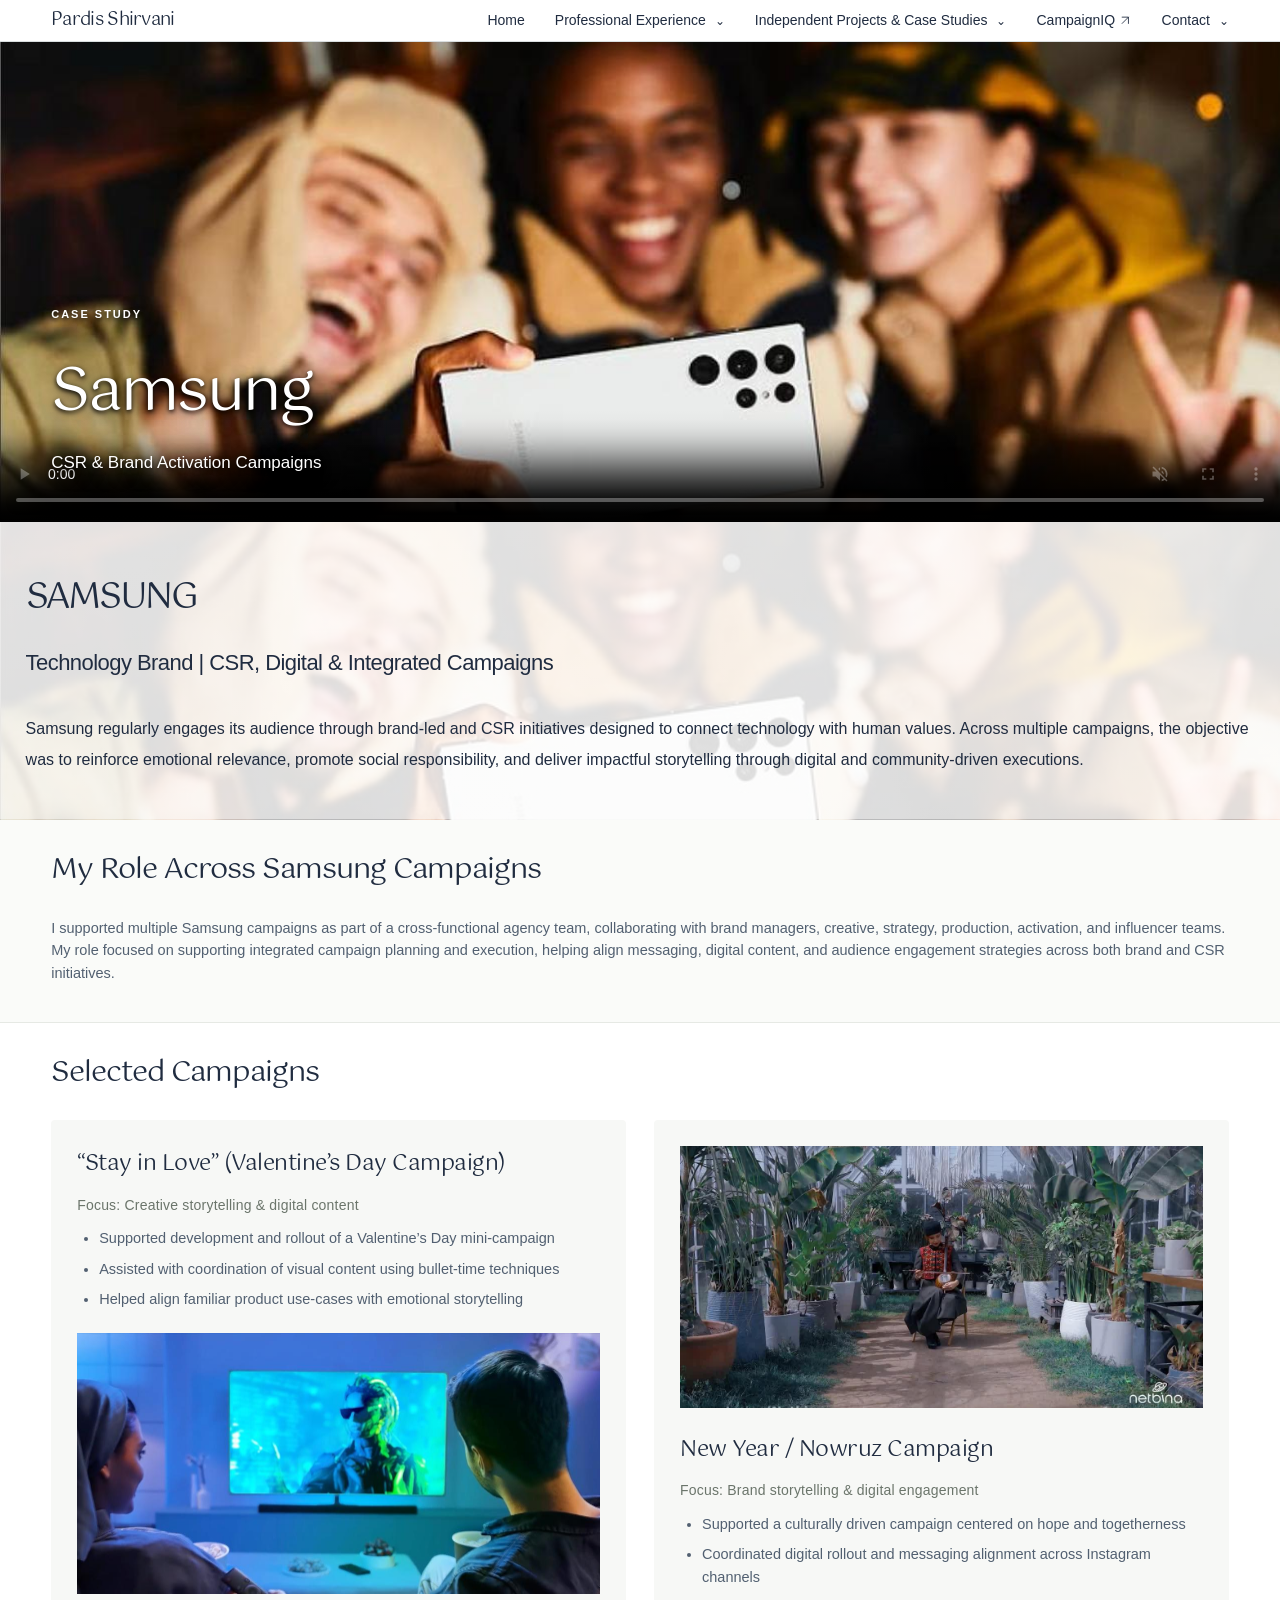
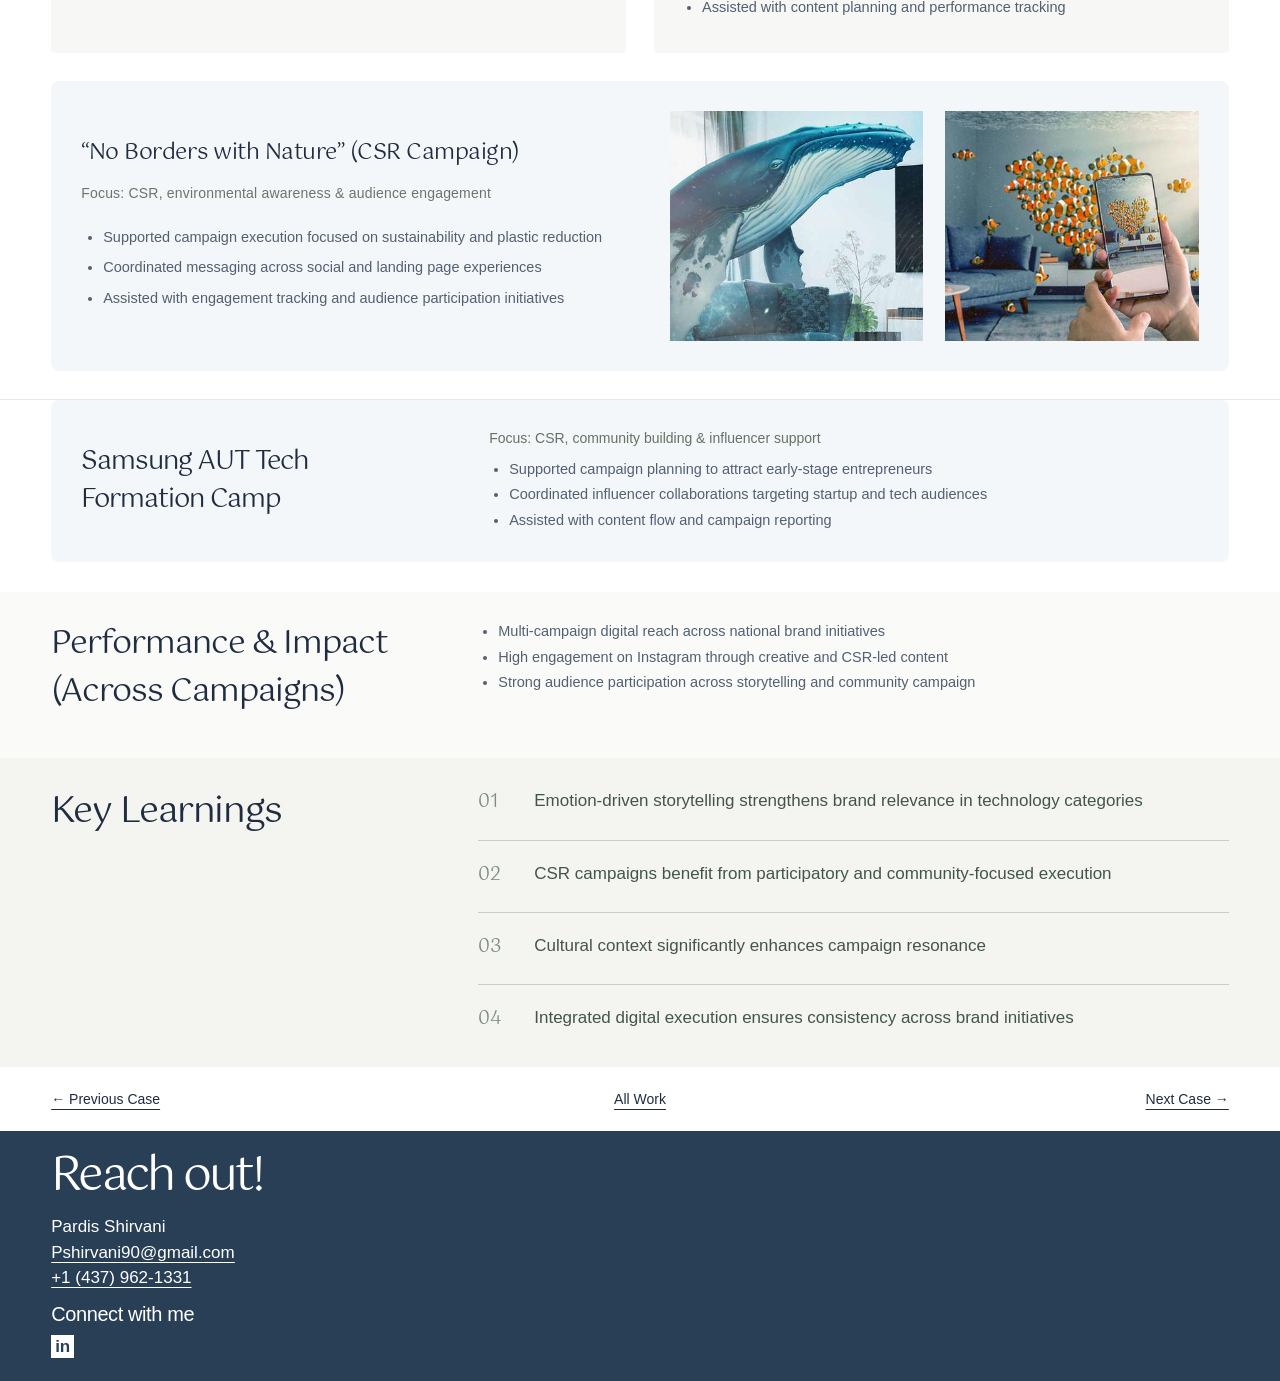
<file: samsung.html>
<!doctype html><html lang="en"><head><script src="analytics.js?v=portfolio111"></script>
<meta charset="utf-8"><meta name="viewport" content="width=device-width, initial-scale=1"><title>Samsung, CSR & Brand Activation Campaigns | Pardis Shirvani</title><meta name="description" content="Pardis Shirvani, Integrated Marketing & Digital Strategy. Campaigns, Analytics, AI."><link rel="stylesheet" href="style.css?v=compact-tools"></head><body><a class="skip" href="#main">Skip to content</a><nav class="site-nav" aria-label="Portfolio navigation"><a class="wordmark" href="index.html">Pardis Shirvani</a><button class="nav-toggle" type="button" aria-label="Open menu" aria-expanded="false" aria-controls="portfolio-menu"><svg viewBox="0 0 24 24" aria-hidden="true" focusable="false"><path class="menu-lines" d="M4 6h16M4 12h16M4 18h16"/><path class="menu-close" d="m6 6 12 12M18 6 6 18"/></svg></button><div id="portfolio-menu" class="nav-groups has-home"><a class="nav-home" href="index.html">Home</a><details class="nav-dropdown"><summary>Professional Experience</summary><div class="nav-dropdown-menu"><a href="persil.html">HENKEL | PERSIL</a><a href="pril.html">HENKEL | PRIL</a><a href="samsung.html">SAMSUNG</a><a href="trade-collective.html">B2B MARKETING</a><a href="taiste.html">T(AI)STE STUDIO</a><a href="campaigns.html">MORE CAMPAIGN WORK</a></div></details><details class="nav-dropdown"><summary>Independent Projects &amp; Case Studies</summary><div class="nav-dropdown-menu"><a href="strategy.html">STRATEGY &amp; CAMPAIGN PROJECTS</a><a href="coming-soon.html">DIGITAL CAMPAIGN &amp; PAID MEDIA</a><a href="analytics.html">MARKETING ANALYTICS</a><a href="coming-soon.html">CRM &amp; CUSTOMER JOURNEY</a><a href="campaigniq.html">AI MARKETING AGENT</a><a href="academic.html">ACADEMIC CASE STUDIES</a></div></details><a class="nav-campaigniq" href="https://pshirvani90.github.io/campaign-analyzer/" target="_blank" rel="noopener">CampaignIQ <svg class="external-arrow" viewBox="0 0 24 24" fill="none" aria-hidden="true" focusable="false"><path d="M6 18 18 6M6 6h12v12"/></svg></a><details class="nav-dropdown nav-contact"><summary>Contact</summary><div class="nav-dropdown-menu"><a href="https://www.linkedin.com/in/pardis-shirvani" target="_blank" rel="noopener">LinkedIn</a><a href="mailto:pshirvani90@gmail.com">Email</a><a href="tel:+14379621331">Phone</a></div></details></div></nav><main id="main"><header class="project-heading persil-video-header"><video class="header-video" autoplay muted loop playsinline preload="metadata" poster="assets/source-p4-0.jpg" aria-label="Samsung campaign video" controls><source src="assets/samsung-header.mp4" type="video/mp4">Your browser does not support embedded video.</video><div class="video-header-copy"><p class="eyebrow">CASE STUDY</p><h1>Samsung</h1><p>CSR &amp; Brand Activation Campaigns</p></div></header><section class="persil-banner samsung-intro" id="overview"><h2>SAMSUNG</h2><h3>Technology Brand | CSR, Digital &amp; Integrated Campaigns</h3><p>Samsung regularly engages its audience through brand-led and CSR initiatives designed to connect technology with human values. Across multiple campaigns, the objective was to reinforce emotional relevance, promote social responsibility, and deliver impactful storytelling through digital and community-driven executions.</p></section><section class="story-section samsung-role"><h2>My Role Across Samsung Campaigns</h2><p>I supported multiple Samsung campaigns as part of a cross-functional agency team, collaborating with brand managers, creative, strategy, production, activation, and influencer teams. My role focused on supporting integrated campaign planning and execution, helping align messaging, digital content, and audience engagement strategies across both brand and CSR initiatives.</p></section><section class="story-section"><h2>Selected Campaigns</h2><div class="samsung-campaign-grid"><article><h3>“Stay in Love” (Valentine’s Day Campaign)</h3><p class="focus">Focus: Creative storytelling &amp; digital content</p><ul><li>Supported development and rollout of a Valentine’s Day mini-campaign</li><li>Assisted with coordination of visual content using bullet-time techniques</li><li>Helped align familiar product use-cases with emotional storytelling</li></ul><img src="assets/source-p4-1.jpg" alt="Samsung Valentine’s Day campaign visual" loading="lazy"></article><article><img src="assets/source-p4-2.jpg" alt="Samsung Nowruz campaign storytelling" loading="lazy"><h3>New Year / Nowruz Campaign</h3><p class="focus">Focus: Brand storytelling &amp; digital engagement</p><ul><li>Supported a culturally driven campaign centered on hope and togetherness</li><li>Coordinated digital rollout and messaging alignment across Instagram channels</li><li>Assisted with content planning and performance tracking</li></ul></article><article class="samsung-csr-copy" id="csr"><h3>“No Borders with Nature” (CSR Campaign)</h3><p class="focus">Focus: CSR, environmental awareness &amp; audience engagement</p><ul><li>Supported campaign execution focused on sustainability and plastic reduction</li><li>Coordinated messaging across social and landing page experiences</li><li>Assisted with engagement tracking and audience participation initiatives</li></ul></article><article class="samsung-csr-images"><img src="assets/source-p4-3.jpg" alt="Samsung No Borders with Nature environmental campaign" loading="lazy"><img src="assets/source-p4-4.jpg" alt="Samsung environmental campaign on mobile" loading="lazy"></article></div></section><section class="pril-impact samsung-camp"><h2>Samsung AUT Tech Formation Camp</h2><div><p class="focus">Focus: CSR, community building &amp; influencer support</p><ul><li>Supported campaign planning to attract early-stage entrepreneurs</li><li>Coordinated influencer collaborations targeting startup and tech audiences</li><li>Assisted with content flow and campaign reporting</li></ul></div></section><section class="pril-impact"><h2>Performance &amp; Impact (Across Campaigns)</h2><ul><li>Multi-campaign digital reach across national brand initiatives</li><li>High engagement on Instagram through creative and CSR-led content</li><li>Strong audience participation across storytelling and community campaign</li></ul></section><section class="learnings persil-learnings" id="learnings"><h2>Key Learnings</h2><ol><li>Emotion-driven storytelling strengthens brand relevance in technology categories</li><li>CSR campaigns benefit from participatory and community-focused execution</li><li>Cultural context significantly enhances campaign resonance</li><li>Integrated digital execution ensures consistency across brand initiatives</li></ol></section><nav class="case-bottom case-traversal" aria-label="Case study navigation"><a href="pril.html">← Previous Case</a><a href="index.html#professional-work">All Work</a><a href="trade-collective.html">Next Case →</a></nav></main><footer><h2>Reach out!</h2><p>Pardis Shirvani<br><a href="mailto:pshirvani90@gmail.com">Pshirvani90@gmail.com</a><br><a href="tel:+14379621331">+1 (437) 962-1331</a></p><h3>Connect with me</h3><a class="linkedin" aria-label="Pardis Shirvani on LinkedIn" href="https://www.linkedin.com/in/pardis-shirvani">in</a></footer><script src="scroll.js?v=portfolio110" defer></script></body></html>
</file>
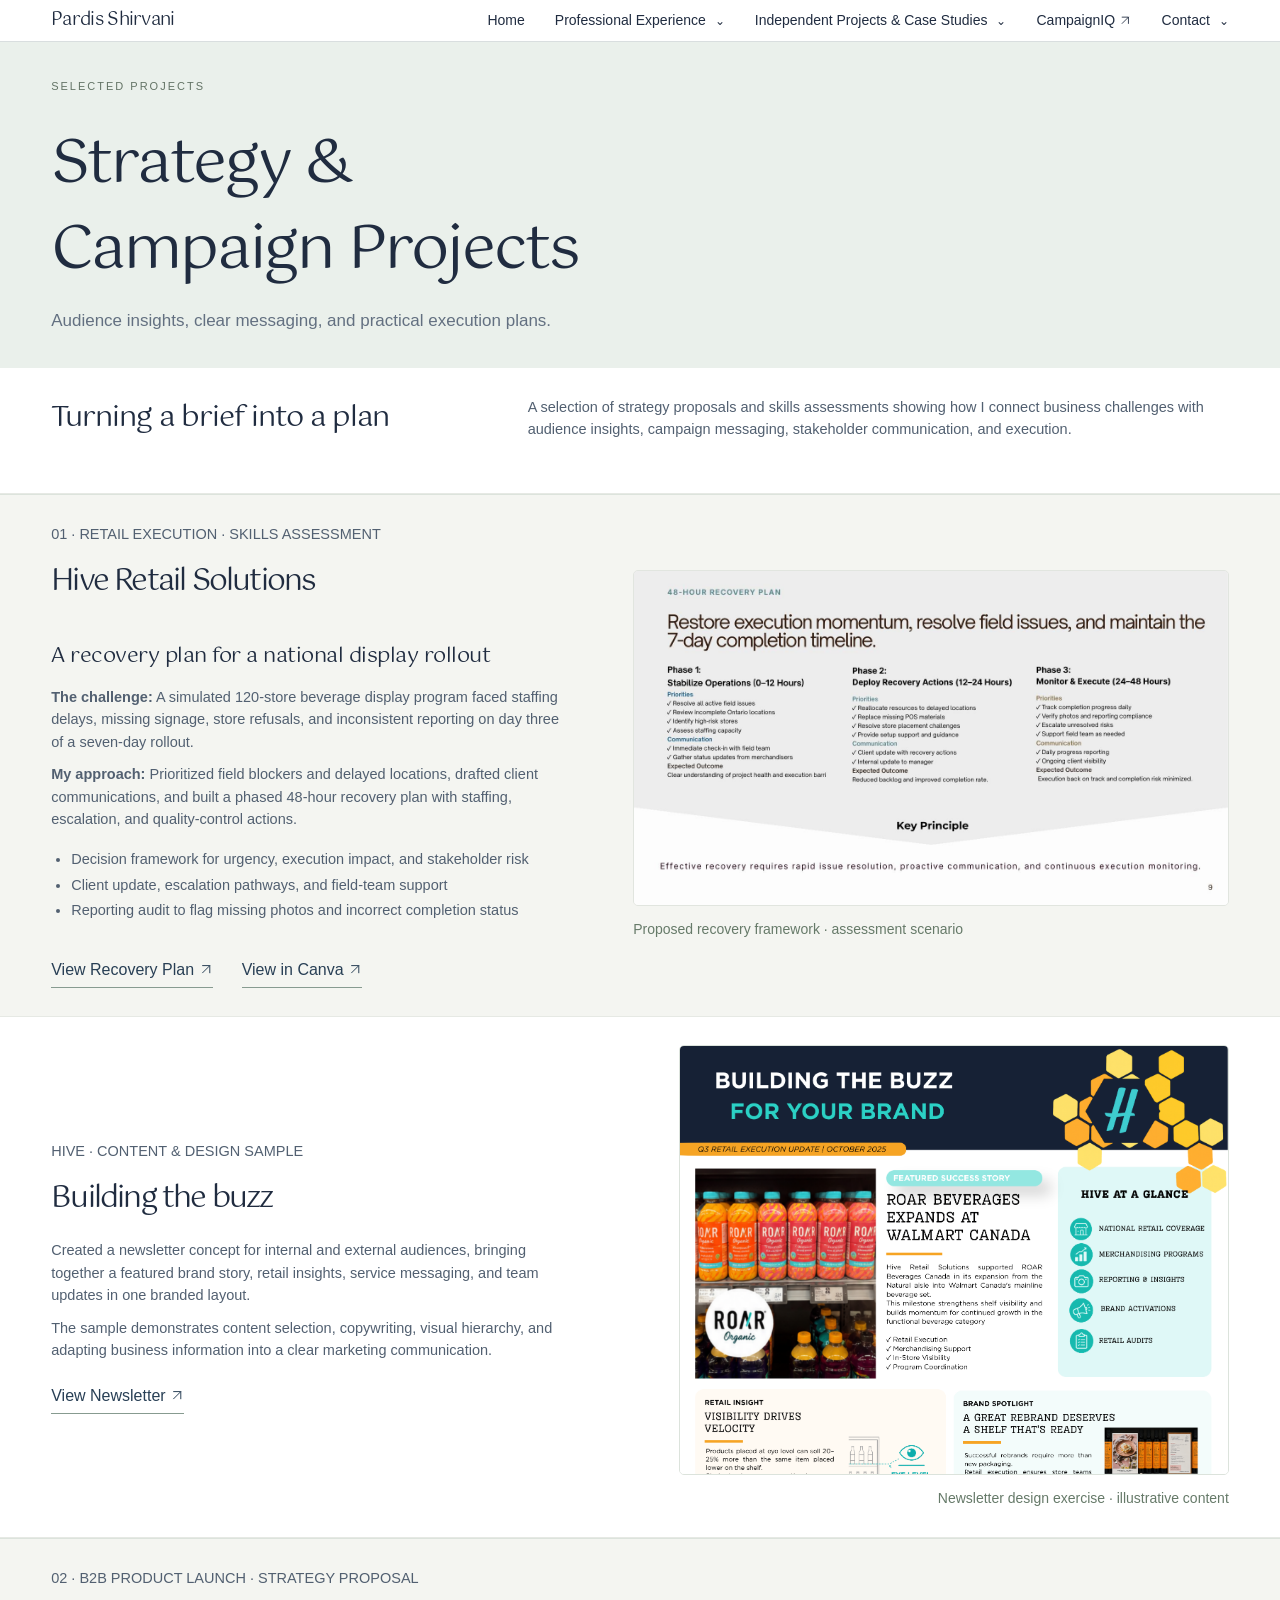
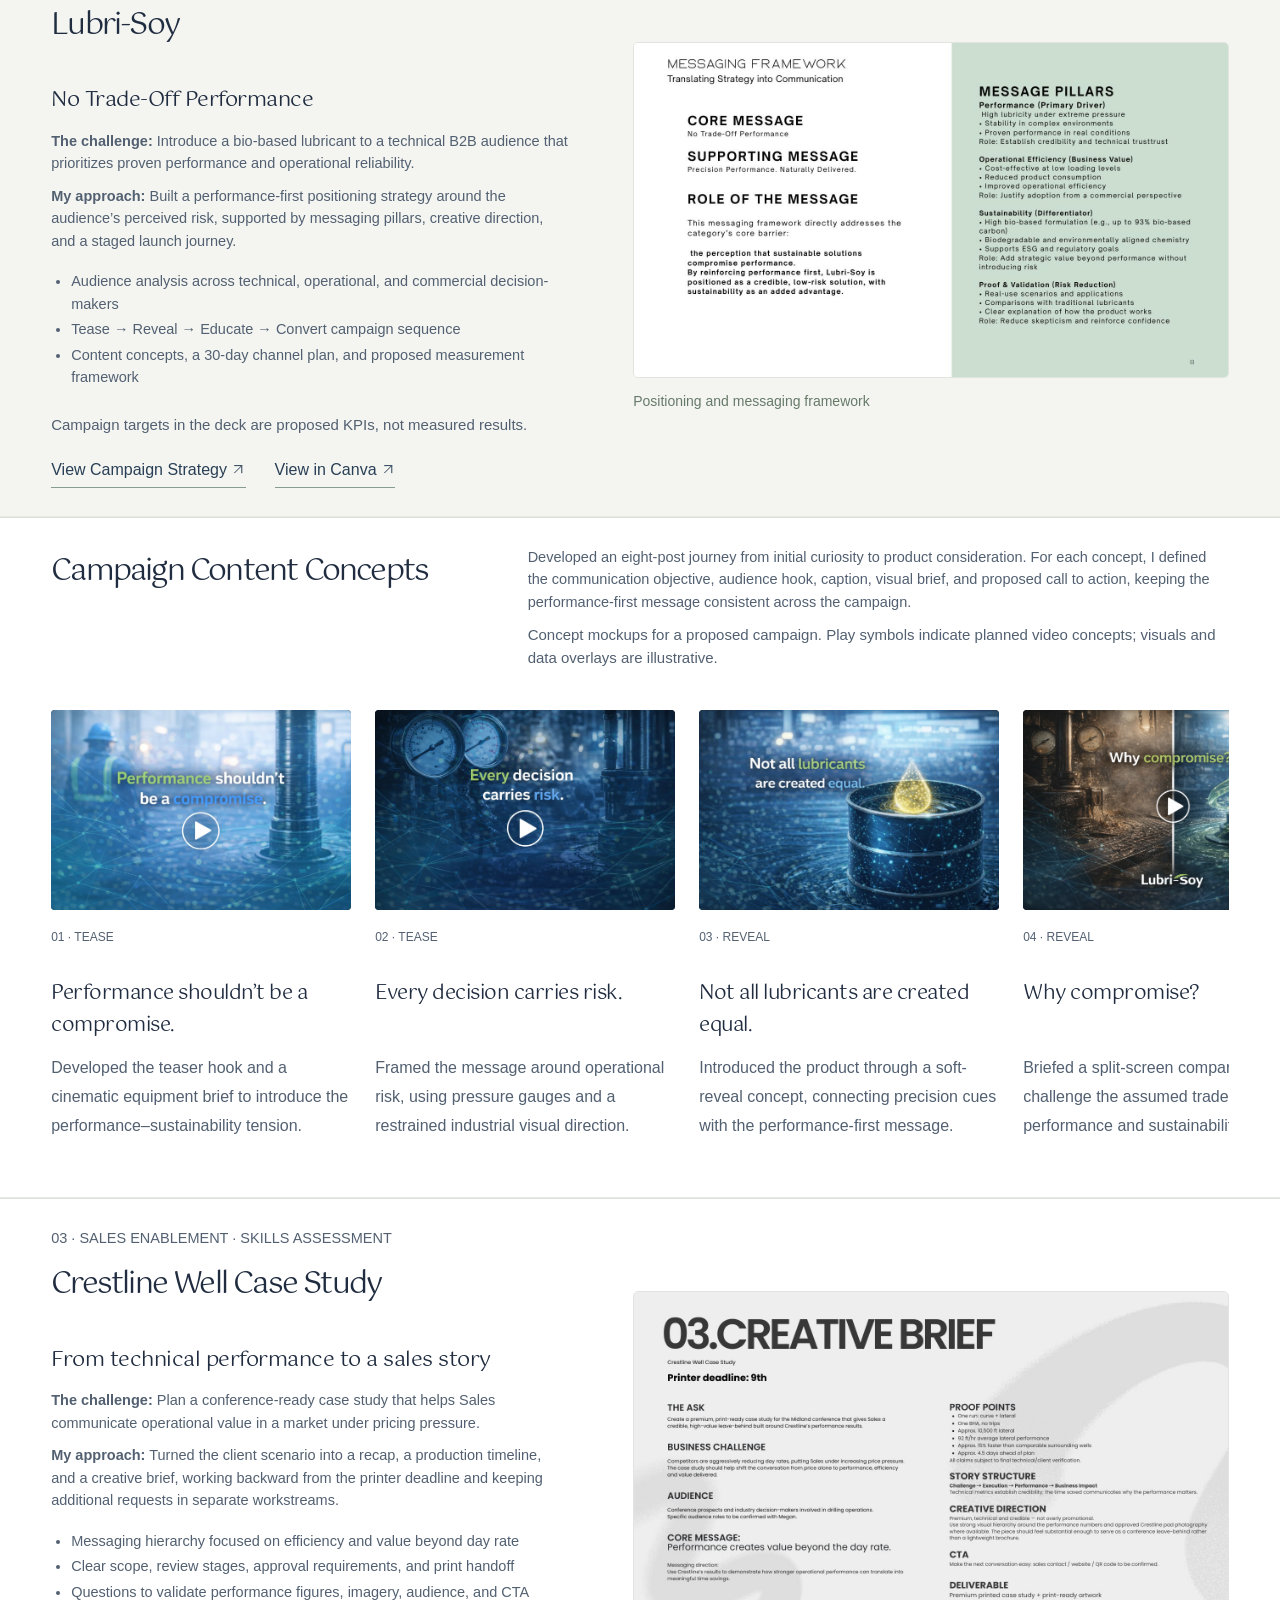
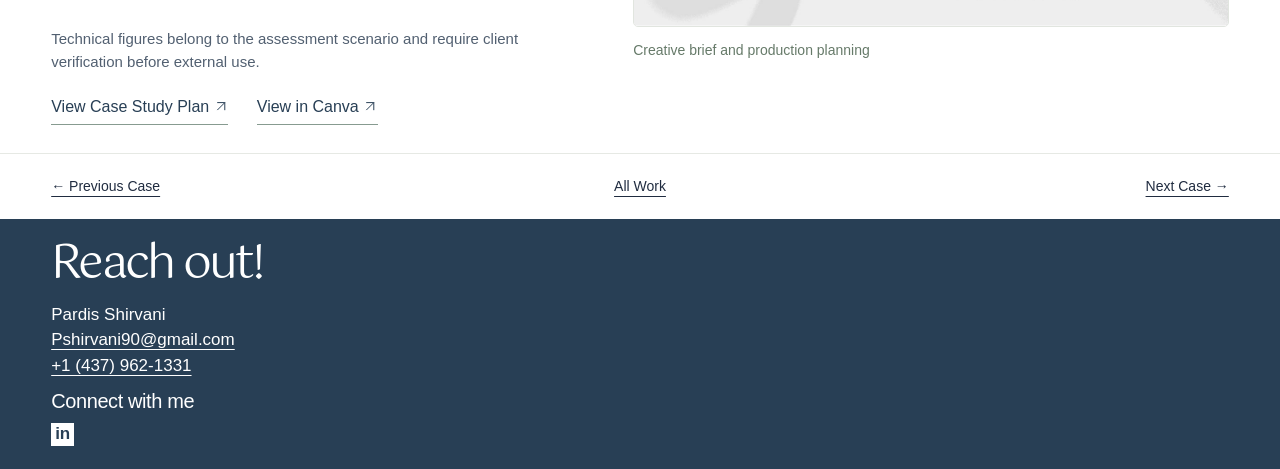
<file: strategy.html>
<!doctype html><html lang="en"><head><script src="analytics.js?v=portfolio111"></script>
<meta charset="utf-8"><meta name="viewport" content="width=device-width, initial-scale=1"><title>Strategy &amp; Campaign Projects | Pardis Shirvani</title><meta name="description" content="Strategy proposals and skills assessments by Pardis Shirvani: retail execution, B2B product launches, sales enablement and newsletter design."><link rel="stylesheet" href="style.css?v=compact-tools"></head><body><a class="skip" href="#main">Skip to content</a><nav class="site-nav" aria-label="Portfolio navigation"><a class="wordmark" href="index.html">Pardis Shirvani</a><button class="nav-toggle" type="button" aria-label="Open menu" aria-expanded="false" aria-controls="portfolio-menu"><svg viewBox="0 0 24 24" aria-hidden="true" focusable="false"><path class="menu-lines" d="M4 6h16M4 12h16M4 18h16"/><path class="menu-close" d="m6 6 12 12M18 6 6 18"/></svg></button><div id="portfolio-menu" class="nav-groups has-home"><a class="nav-home" href="index.html">Home</a><details class="nav-dropdown"><summary>Professional Experience</summary><div class="nav-dropdown-menu"><a href="persil.html">HENKEL | PERSIL</a><a href="pril.html">HENKEL | PRIL</a><a href="samsung.html">SAMSUNG</a><a href="trade-collective.html">B2B MARKETING</a><a href="taiste.html">T(AI)STE STUDIO</a><a href="campaigns.html">MORE CAMPAIGN WORK</a></div></details><details class="nav-dropdown"><summary>Independent Projects &amp; Case Studies</summary><div class="nav-dropdown-menu"><a href="strategy.html">STRATEGY &amp; CAMPAIGN PROJECTS</a><a href="coming-soon.html">DIGITAL CAMPAIGN &amp; PAID MEDIA</a><a href="analytics.html">MARKETING ANALYTICS</a><a href="coming-soon.html">CRM &amp; CUSTOMER JOURNEY</a><a href="campaigniq.html">AI MARKETING AGENT</a><a href="academic.html">ACADEMIC CASE STUDIES</a></div></details><a class="nav-campaigniq" href="https://pshirvani90.github.io/campaign-analyzer/" target="_blank" rel="noopener">CampaignIQ <svg class="external-arrow" viewBox="0 0 24 24" fill="none" aria-hidden="true" focusable="false"><path d="M6 18 18 6M6 6h12v12"/></svg></a><details class="nav-dropdown nav-contact"><summary>Contact</summary><div class="nav-dropdown-menu"><a href="https://www.linkedin.com/in/pardis-shirvani" target="_blank" rel="noopener">LinkedIn</a><a href="mailto:pshirvani90@gmail.com">Email</a><a href="tel:+14379621331">Phone</a></div></details></div></nav><main id="main" class="strategy-projects-page"><header class="project-heading strategy-project-heading"><p class="eyebrow">SELECTED PROJECTS</p><h1>Strategy &amp;<br>Campaign Projects</h1><p>Audience insights, clear messaging, and practical execution plans.</p></header>
<section class="story-section strategy-intro"><h2>Turning a brief into a plan</h2><p>A selection of strategy proposals and skills assessments showing how I connect business challenges with audience insights, campaign messaging, stakeholder communication, and execution.</p></section>
<section class="story-section strategy-case tinted" id="hive"><div class="strategy-case-copy"><p class="eyebrow">01 · RETAIL EXECUTION · SKILLS ASSESSMENT</p><h2>Hive Retail Solutions</h2><h3>A recovery plan for a national display rollout</h3><p><b>The challenge:</b> A simulated 120-store beverage display program faced staffing delays, missing signage, store refusals, and inconsistent reporting on day three of a seven-day rollout.</p><p><b>My approach:</b> Prioritized field blockers and delayed locations, drafted client communications, and built a phased 48-hour recovery plan with staffing, escalation, and quality-control actions.</p><ul><li>Decision framework for urgency, execution impact, and stakeholder risk</li><li>Client update, escalation pathways, and field-team support</li><li>Reporting audit to flag missing photos and incorrect completion status</li></ul><a class="view" href="assets/strategy-hive.pdf" target="_blank" rel="noopener">View Recovery Plan <svg class="external-arrow" viewBox="0 0 24 24" fill="none" aria-hidden="true" focusable="false"><path d="M6 18 18 6M6 6h12v12"/></svg></a> <a class="view strategy-canva-link" href="https://canva.link/k34w0hxtgb7g0cq" target="_blank" rel="noopener">View in Canva <svg class="external-arrow" viewBox="0 0 24 24" fill="none" aria-hidden="true" focusable="false"><path d="M6 18 18 6M6 6h12v12"/></svg></a></div><figure><a href="assets/strategy-hive.pdf#page=9" target="_blank" rel="noopener"><img src="assets/strategy-hive-plan.jpg" alt="Pardis Shirvani’s three-phase 48-hour retail recovery plan" loading="lazy"></a><figcaption>Proposed recovery framework · assessment scenario</figcaption></figure></section>
<section class="story-section strategy-newsletter"><div><p class="eyebrow">HIVE · CONTENT &amp; DESIGN SAMPLE</p><h2>Building the buzz</h2><p>Created a newsletter concept for internal and external audiences, bringing together a featured brand story, retail insights, service messaging, and team updates in one branded layout.</p><p>The sample demonstrates content selection, copywriting, visual hierarchy, and adapting business information into a clear marketing communication.</p><a class="view" href="assets/strategy-hive-newsletter.png" target="_blank" rel="noopener">View Newsletter <svg class="external-arrow" viewBox="0 0 24 24" fill="none" aria-hidden="true" focusable="false"><path d="M6 18 18 6M6 6h12v12"/></svg></a></div><figure><div class="strategy-newsletter-preview" tabindex="0" aria-label="Scroll to explore the Hive newsletter"><img src="assets/strategy-hive-newsletter.png" alt="Hive newsletter concept: Building the Buzz for Your Brand" loading="lazy"></div><figcaption>Newsletter design exercise · illustrative content</figcaption></figure></section>
<section class="story-section strategy-case tinted" id="lubri-soy"><div class="strategy-case-copy"><p class="eyebrow">02 · B2B PRODUCT LAUNCH · STRATEGY PROPOSAL</p><h2>Lubri-Soy</h2><h3>No Trade-Off Performance</h3><p><b>The challenge:</b> Introduce a bio-based lubricant to a technical B2B audience that prioritizes proven performance and operational reliability.</p><p><b>My approach:</b> Built a performance-first positioning strategy around the audience’s perceived risk, supported by messaging pillars, creative direction, and a staged launch journey.</p><ul><li>Audience analysis across technical, operational, and commercial decision-makers</li><li>Tease → Reveal → Educate → Convert campaign sequence</li><li>Content concepts, a 30-day channel plan, and proposed measurement framework</li></ul><p class="strategy-scope-note">Campaign targets in the deck are proposed KPIs, not measured results.</p><a class="view" href="assets/strategy-lubri-soy.pdf" target="_blank" rel="noopener">View Campaign Strategy <svg class="external-arrow" viewBox="0 0 24 24" fill="none" aria-hidden="true" focusable="false"><path d="M6 18 18 6M6 6h12v12"/></svg></a> <a class="view strategy-canva-link" href="https://canva.link/4tbil3lxs4noiot" target="_blank" rel="noopener">View in Canva <svg class="external-arrow" viewBox="0 0 24 24" fill="none" aria-hidden="true" focusable="false"><path d="M6 18 18 6M6 6h12v12"/></svg></a></div><figure><a href="assets/strategy-lubri-soy.pdf#page=8" target="_blank" rel="noopener"><img src="assets/strategy-lubri-message.jpg" alt="Lubri-Soy campaign messaging framework and proposed message pillars" loading="lazy"></a><figcaption>Positioning and messaging framework</figcaption></figure></section>
<section class="story-section lubri-concepts" id="campaign-concepts"><div class="lubri-concepts-intro"><h2>Campaign Content Concepts</h2><div><p>Developed an eight-post journey from initial curiosity to product consideration. For each concept, I defined the communication objective, audience hook, caption, visual brief, and proposed call to action, keeping the performance-first message consistent across the campaign.</p><p class="strategy-scope-note">Concept mockups for a proposed campaign. Play symbols indicate planned video concepts; visuals and data overlays are illustrative.</p></div></div><div class="lubri-concept-row" aria-label="Eight campaign content concepts"><article><a href="assets/lubri-concept-16.webp" target="_blank" rel="noopener" aria-label="Enlarge concept: Performance shouldn’t be a compromise."><img src="assets/lubri-concept-16.webp" alt="Lubri-Soy concept: Performance shouldn’t be a compromise." loading="lazy"></a><p class="eyebrow">01 · TEASE</p><h3>Performance shouldn’t be a compromise.</h3><p>Developed the teaser hook and a cinematic equipment brief to introduce the performance–sustainability tension.</p></article><article><a href="assets/lubri-concept-13.webp" target="_blank" rel="noopener" aria-label="Enlarge concept: Every decision carries risk."><img src="assets/lubri-concept-13.webp" alt="Lubri-Soy concept: Every decision carries risk." loading="lazy"></a><p class="eyebrow">02 · TEASE</p><h3>Every decision carries risk.</h3><p>Framed the message around operational risk, using pressure gauges and a restrained industrial visual direction.</p></article><article><a href="assets/lubri-concept-11.webp" target="_blank" rel="noopener" aria-label="Enlarge concept: Not all lubricants are created equal."><img src="assets/lubri-concept-11.webp" alt="Lubri-Soy concept: Not all lubricants are created equal." loading="lazy"></a><p class="eyebrow">03 · REVEAL</p><h3>Not all lubricants are created equal.</h3><p>Introduced the product through a soft-reveal concept, connecting precision cues with the performance-first message.</p></article><article><a href="assets/lubri-concept-12.webp" target="_blank" rel="noopener" aria-label="Enlarge concept: Why compromise?"><img src="assets/lubri-concept-12.webp" alt="Lubri-Soy concept: Why compromise?" loading="lazy"></a><p class="eyebrow">04 · REVEAL</p><h3>Why compromise?</h3><p>Briefed a split-screen comparison to challenge the assumed trade-off between performance and sustainability.</p></article><article><a href="assets/lubri-concept-10.webp" target="_blank" rel="noopener" aria-label="Enlarge concept: Engineered for performance under pressure."><img src="assets/lubri-concept-10.webp" alt="Lubri-Soy concept: Engineered for performance under pressure." loading="lazy"></a><p class="eyebrow">05 · EDUCATE</p><h3>Engineered for performance under pressure.</h3><p>Planned a mechanism-led visual with fluid movement and simple arrows to make the technical story easier to understand.</p></article><article><a href="assets/lubri-concept-9.webp" target="_blank" rel="noopener" aria-label="Enlarge concept: Sustainability without compromise."><img src="assets/lubri-concept-9.webp" alt="Lubri-Soy concept: Sustainability without compromise." loading="lazy"></a><p class="eyebrow">06 · EDUCATE</p><h3>Sustainability without compromise.</h3><p>Combined industrial and natural cues to make sustainability a supporting benefit within the performance story.</p></article><article><a href="assets/lubri-concept-8.webp" target="_blank" rel="noopener" aria-label="Enlarge concept: Performance you can rely on."><img src="assets/lubri-concept-8.webp" alt="Lubri-Soy concept: Performance you can rely on." loading="lazy"></a><p class="eyebrow">07 · PROVE</p><h3>Performance you can rely on.</h3><p>Developed a proof-oriented concept with illustrative data overlays to reinforce the intended reliability message.</p></article><article><a href="assets/lubri-concept-7.webp" target="_blank" rel="noopener" aria-label="Enlarge concept: No compromise. Just performance."><img src="assets/lubri-concept-7.webp" alt="Lubri-Soy concept: No compromise. Just performance." loading="lazy"></a><p class="eyebrow">08 · CONVERT</p><h3>No compromise. Just performance.</h3><p>Created a product-led closing concept with a clear invitation to request information or contact the sales team.</p></article></div></section><section class="story-section strategy-case" id="crestline"><div class="strategy-case-copy"><p class="eyebrow">03 · SALES ENABLEMENT · SKILLS ASSESSMENT</p><h2>Crestline Well Case Study</h2><h3>From technical performance to a sales story</h3><p><b>The challenge:</b> Plan a conference-ready case study that helps Sales communicate operational value in a market under pricing pressure.</p><p><b>My approach:</b> Turned the client scenario into a recap, a production timeline, and a creative brief, working backward from the printer deadline and keeping additional requests in separate workstreams.</p><ul><li>Messaging hierarchy focused on efficiency and value beyond day rate</li><li>Clear scope, review stages, approval requirements, and print handoff</li><li>Questions to validate performance figures, imagery, audience, and CTA</li></ul><p class="strategy-scope-note">Technical figures belong to the assessment scenario and require client verification before external use.</p><a class="view" href="assets/strategy-crestline.pdf" target="_blank" rel="noopener">View Case Study Plan <svg class="external-arrow" viewBox="0 0 24 24" fill="none" aria-hidden="true" focusable="false"><path d="M6 18 18 6M6 6h12v12"/></svg></a> <a class="view strategy-canva-link" href="https://canva.link/rsiswsl8dosbf6v" target="_blank" rel="noopener">View in Canva <svg class="external-arrow" viewBox="0 0 24 24" fill="none" aria-hidden="true" focusable="false"><path d="M6 18 18 6M6 6h12v12"/></svg></a></div><figure><a href="assets/strategy-crestline.pdf#page=6" target="_blank" rel="noopener"><img src="assets/strategy-crestline-brief.jpg" alt="Crestline creative brief: audience, message, proof points and print deliverable" loading="lazy"></a><figcaption>Creative brief and production planning</figcaption></figure></section>
<nav class="case-bottom case-traversal" aria-label="Case study navigation"><a href="campaigns.html">← Previous Case</a><a href="index.html#projects">All Work</a><a href="analytics.html">Next Case →</a></nav></main><footer><h2>Reach out!</h2><p>Pardis Shirvani<br><a href="mailto:pshirvani90@gmail.com">Pshirvani90@gmail.com</a><br><a href="tel:+14379621331">+1 (437) 962-1331</a></p><h3>Connect with me</h3><a class="linkedin" aria-label="Pardis Shirvani on LinkedIn" href="https://www.linkedin.com/in/pardis-shirvani">in</a></footer><script src="scroll.js?v=portfolio110" defer></script></body></html>
</file>
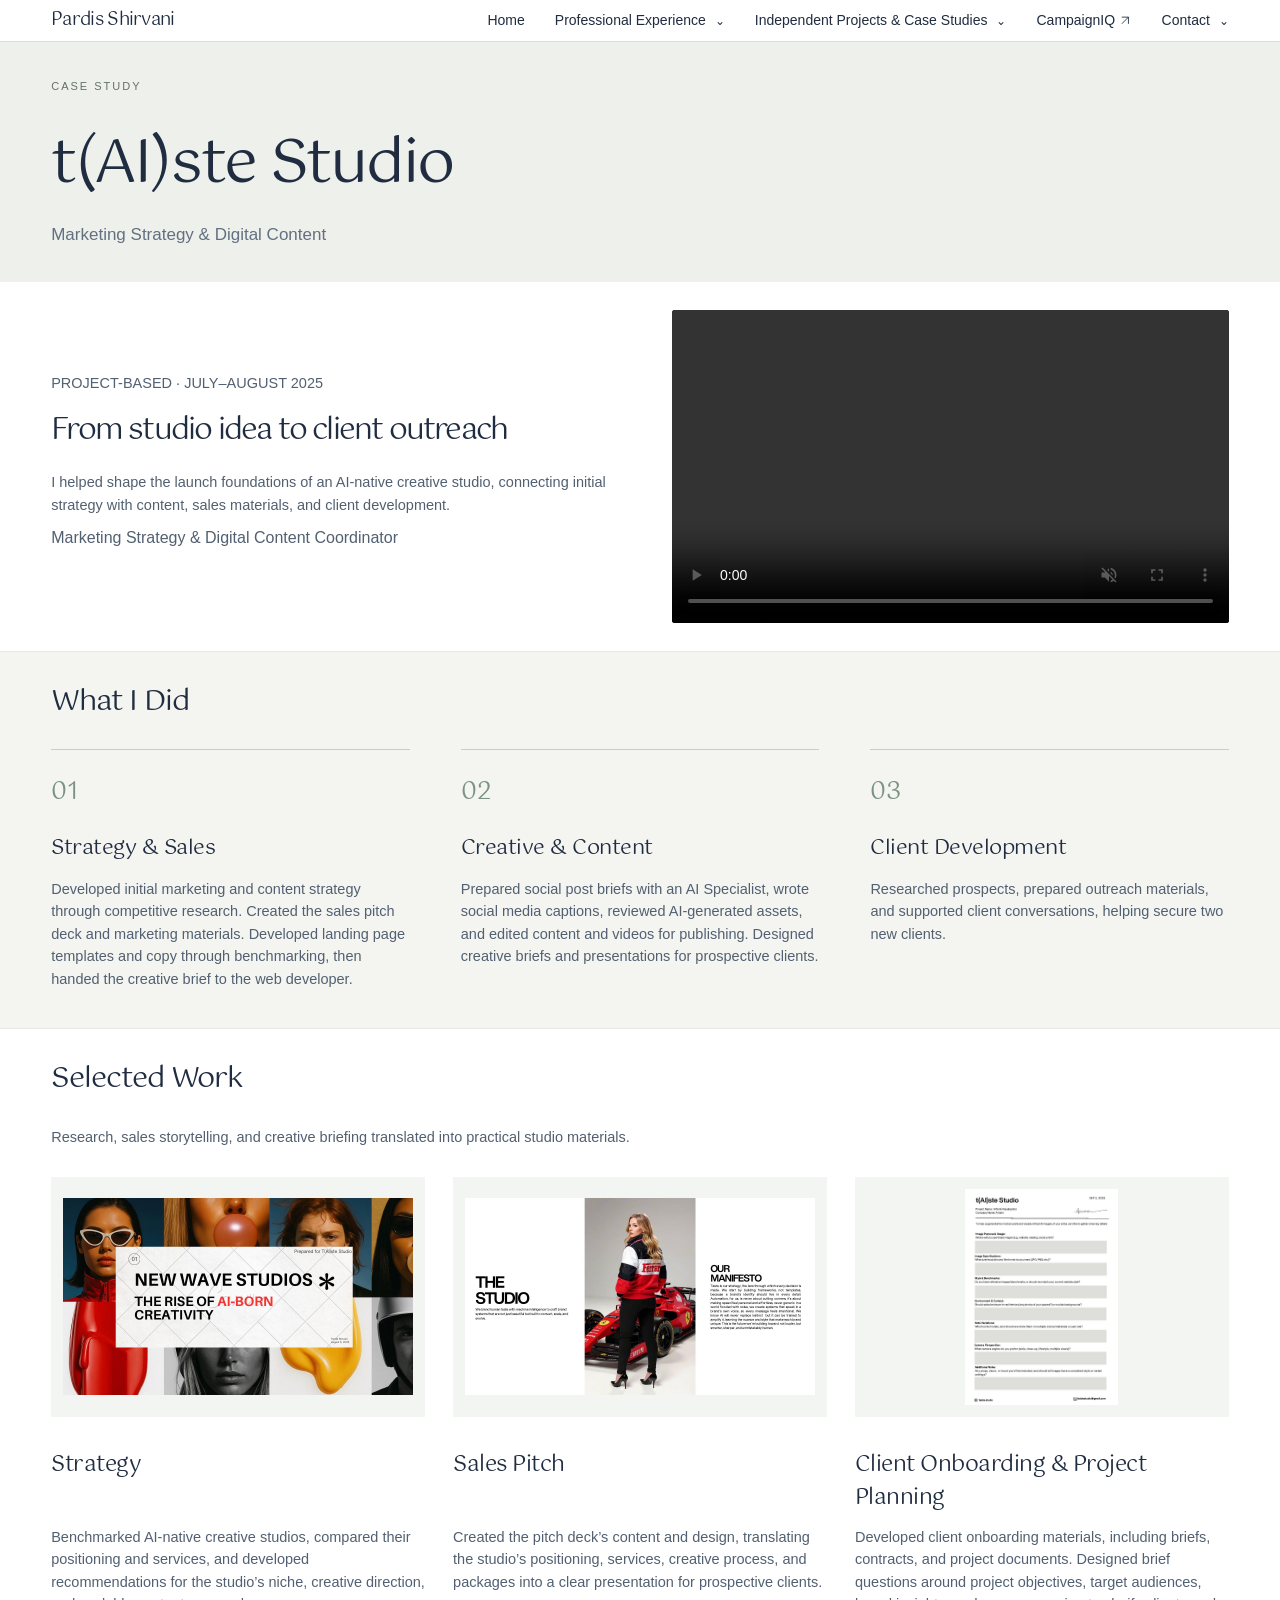
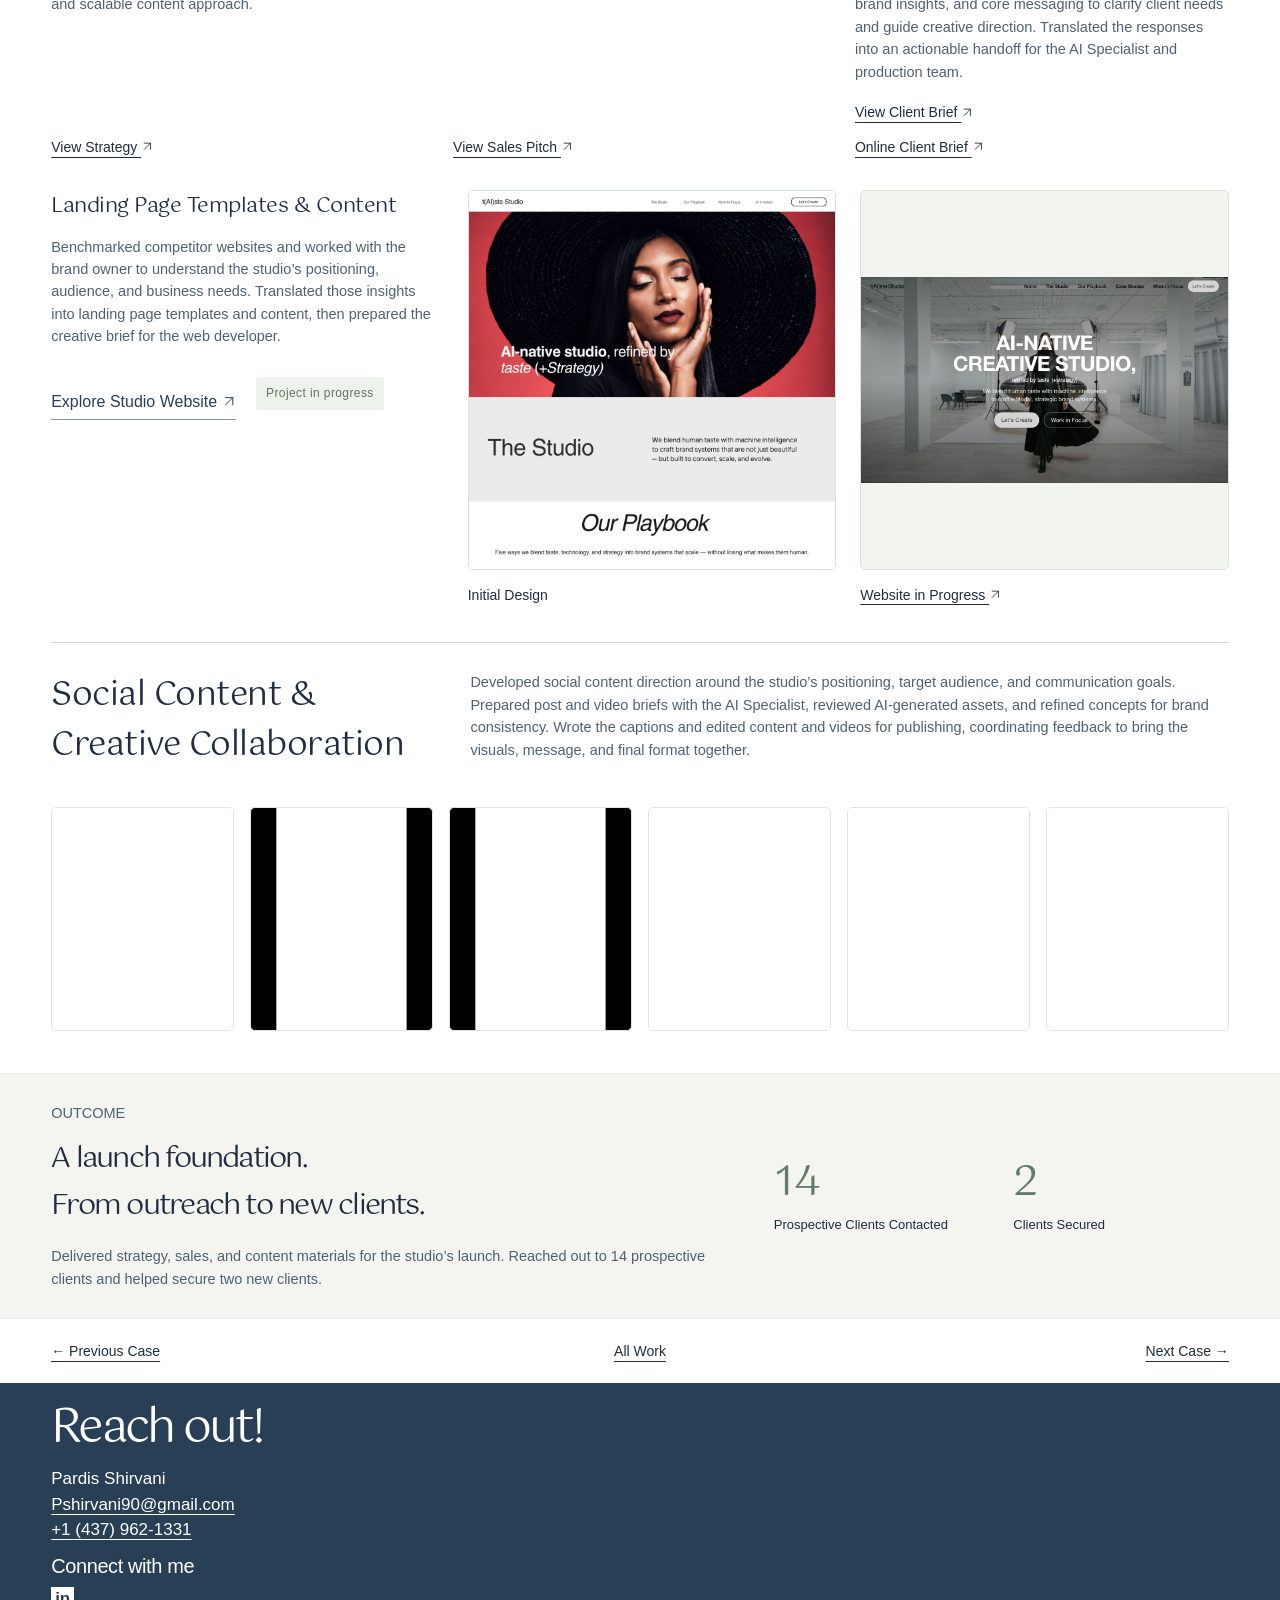
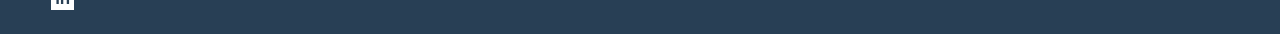
<file: taiste.html>
<!doctype html><html lang="en"><head><script src="analytics.js?v=portfolio111"></script>
<meta charset="utf-8"><meta name="viewport" content="width=device-width, initial-scale=1"><title>t(AI)ste Studio | Pardis Shirvani</title><meta name="description" content="Marketing strategy, sales materials, creative briefing and client development for t(AI)ste Studio."><link rel="stylesheet" href="style.css?v=compact-tools"></head><body><a class="skip" href="#main">Skip to content</a><nav class="site-nav" aria-label="Portfolio navigation"><a class="wordmark" href="index.html">Pardis Shirvani</a><button class="nav-toggle" type="button" aria-label="Open menu" aria-expanded="false" aria-controls="portfolio-menu"><svg viewBox="0 0 24 24" aria-hidden="true" focusable="false"><path class="menu-lines" d="M4 6h16M4 12h16M4 18h16"/><path class="menu-close" d="m6 6 12 12M18 6 6 18"/></svg></button><div id="portfolio-menu" class="nav-groups has-home"><a class="nav-home" href="index.html">Home</a><details class="nav-dropdown"><summary>Professional Experience</summary><div class="nav-dropdown-menu"><a href="persil.html">HENKEL | PERSIL</a><a href="pril.html">HENKEL | PRIL</a><a href="samsung.html">SAMSUNG</a><a href="trade-collective.html">B2B MARKETING</a><a href="taiste.html">T(AI)STE STUDIO</a><a href="campaigns.html">MORE CAMPAIGN WORK</a></div></details><details class="nav-dropdown"><summary>Independent Projects &amp; Case Studies</summary><div class="nav-dropdown-menu"><a href="strategy.html">STRATEGY &amp; CAMPAIGN PROJECTS</a><a href="coming-soon.html">DIGITAL CAMPAIGN &amp; PAID MEDIA</a><a href="analytics.html">MARKETING ANALYTICS</a><a href="coming-soon.html">CRM &amp; CUSTOMER JOURNEY</a><a href="campaigniq.html">AI MARKETING AGENT</a><a href="academic.html">ACADEMIC CASE STUDIES</a></div></details><a class="nav-campaigniq" href="https://pshirvani90.github.io/campaign-analyzer/" target="_blank" rel="noopener">CampaignIQ <svg class="external-arrow" viewBox="0 0 24 24" fill="none" aria-hidden="true" focusable="false"><path d="M6 18 18 6M6 6h12v12"/></svg></a><details class="nav-dropdown nav-contact"><summary>Contact</summary><div class="nav-dropdown-menu"><a href="https://www.linkedin.com/in/pardis-shirvani" target="_blank" rel="noopener">LinkedIn</a><a href="mailto:pshirvani90@gmail.com">Email</a><a href="tel:+14379621331">Phone</a></div></details></div></nav><main id="main" class="taiste-page"><header class="project-heading taiste-heading"><p class="eyebrow">CASE STUDY</p><h1>t(AI)ste Studio</h1><p>Marketing Strategy &amp; Digital Content</p></header>
<section class="story-section taiste-overview" id="overview"><div><p class="eyebrow">PROJECT-BASED · JULY–AUGUST 2025</p><h2>From studio idea to client outreach</h2><p>I helped shape the launch foundations of an AI-native creative studio, connecting initial strategy with content, sales materials, and client development.</p><p class="taiste-role-label">Marketing Strategy &amp; Digital Content Coordinator</p></div><video autoplay muted loop playsinline controls preload="metadata" aria-label="t(AI)ste Studio creative content video"><source src="assets/taiste-bts-ufo.mp4" type="video/mp4">Your browser does not support embedded video.</video></section>
<section class="story-section tinted taiste-contributions"><h2>What I Did</h2><div class="taiste-three"><article><span>01</span><h3>Strategy &amp; Sales</h3><p>Developed initial marketing and content strategy through competitive research. Created the sales pitch deck and marketing materials. Developed landing page templates and copy through benchmarking, then handed the creative brief to the web developer.</p></article><article><span>02</span><h3>Creative &amp; Content</h3><p>Prepared social post briefs with an AI Specialist, wrote social media captions, reviewed AI-generated assets, and edited content and videos for publishing. Designed creative briefs and presentations for prospective clients.</p></article><article><span>03</span><h3>Client Development</h3><p>Researched prospects, prepared outreach materials, and supported client conversations, helping secure two new clients.</p></article></div></section>
<section class="story-section taiste-work" id="selected-work"><h2>Selected Work</h2><p>Research, sales storytelling, and creative briefing translated into practical studio materials.</p><div class="taiste-artifacts"><figure><a href="https://canva.link/gdjsk5g1lzebwbl" target="_blank" rel="noopener"><img src="assets/taiste-research.jpg" alt="Competitive research presentation prepared by Pardis Shirvani" loading="lazy"></a><figcaption><h3>Strategy</h3><p>Benchmarked AI-native creative studios, compared their positioning and services, and developed recommendations for the studio’s niche, creative direction, and scalable content approach.</p><a href="https://canva.link/gdjsk5g1lzebwbl" target="_blank" rel="noopener">View Strategy <svg class="external-arrow" viewBox="0 0 24 24" fill="none" aria-hidden="true" focusable="false"><path d="M6 18 18 6M6 6h12v12"/></svg></a></figcaption></figure><figure><a href="https://canva.link/t3inof2xf24dchy" target="_blank" rel="noopener"><img src="assets/taiste-pitch.jpg" alt="Studio positioning and manifesto from the sales pitch" loading="lazy"></a><figcaption><h3>Sales Pitch</h3><p>Created the pitch deck’s content and design, translating the studio’s positioning, services, creative process, and packages into a clear presentation for prospective clients.</p><a href="https://canva.link/t3inof2xf24dchy" target="_blank" rel="noopener">View Sales Pitch <svg class="external-arrow" viewBox="0 0 24 24" fill="none" aria-hidden="true" focusable="false"><path d="M6 18 18 6M6 6h12v12"/></svg></a></figcaption></figure><figure><img src="assets/taiste-brief.jpg" alt="Client creative brief for AI sofa visualization" loading="lazy"><figcaption><h3>Client Onboarding &amp; Project Planning</h3><p>Developed client onboarding materials, including briefs, contracts, and project documents. Designed brief questions around project objectives, target audiences, brand insights, and core messaging to clarify client needs and guide creative direction. Translated the responses into an actionable handoff for the AI Specialist and production team.</p><a href="assets/taiste-client-brief.pdf" target="_blank" rel="noopener">View Client Brief <svg class="external-arrow" viewBox="0 0 24 24" fill="none" aria-hidden="true" focusable="false"><path d="M6 18 18 6M6 6h12v12"/></svg></a><a class="taiste-online-brief" href="https://docs.google.com/forms/d/e/1FAIpQLScJScA31240FGvCpn2rhY2Hf0h6Oeg-qHJDGIGj4Nm8hi9EQg/viewform" target="_blank" rel="noopener">Online Client Brief <svg class="external-arrow" viewBox="0 0 24 24" fill="none" aria-hidden="true" focusable="false"><path d="M6 18 18 6M6 6h12v12"/></svg></a></figcaption></figure></div><div class="taiste-landing-work" id="landing"><div class="taiste-landing-copy"><h3>Landing Page Templates &amp; Content</h3><p>Benchmarked competitor websites and worked with the brand owner to understand the studio’s positioning, audience, and business needs. Translated those insights into landing page templates and content, then prepared the creative brief for the web developer.</p><div class="taiste-live-link"><a class="view" href="https://taiste-studio.vercel.app/#studio" target="_blank" rel="noopener">Explore Studio Website <svg class="external-arrow" viewBox="0 0 24 24" fill="none" aria-hidden="true" focusable="false"><path d="M6 18 18 6M6 6h12v12"/></svg></a><span>Project in progress</span></div></div><div class="taiste-landing-gallery"><figure><div class="taiste-page-preview" tabindex="0" aria-label="Scroll to explore Landing Page template"><img src="assets/taiste-landing-1.jpg" alt="Landing Page template designed for t(AI)ste Studio" loading="lazy"></div><figcaption>Initial Design</figcaption></figure><figure class="taiste-live-preview"><a href="https://taiste-studio.vercel.app/#studio" target="_blank" rel="noopener"><img src="assets/taiste-live-site.png" alt="Current t(AI)ste Studio website homepage in development" loading="lazy"></a><figcaption><a href="https://taiste-studio.vercel.app/#studio" target="_blank" rel="noopener">Website in Progress <svg class="external-arrow" viewBox="0 0 24 24" fill="none" aria-hidden="true" focusable="false"><path d="M6 18 18 6M6 6h12v12"/></svg></a></figcaption></figure></div></div><div class="taiste-social-work" id="social-content"><div><h3>Social Content &amp; Creative Collaboration</h3><p>Developed social content direction around the studio’s positioning, target audience, and communication goals. Prepared post and video briefs with the AI Specialist, reviewed AI-generated assets, and refined concepts for brand consistency. Wrote the captions and edited content and videos for publishing, coordinating feedback to bring the visuals, message, and final format together.</p><div class="taiste-content-links"></div></div></div><div class="taiste-reel-embeds" aria-label="Selected social content"><article><div class="taiste-instagram-crop"><iframe src="https://www.instagram.com/reel/DOMfBihkXG1/embed/" title="t(AI)ste Studio social content 01" loading="lazy" scrolling="no" allow="autoplay; clipboard-write; encrypted-media; picture-in-picture; web-share" allowfullscreen></iframe></div></article><article><div class="taiste-instagram-crop"><iframe data-portrait-correction="true" src="https://www.instagram.com/reel/DPjd9HHkYDO/embed/" title="t(AI)ste Studio social content 02" loading="lazy" scrolling="no" allow="autoplay; clipboard-write; encrypted-media; picture-in-picture; web-share" allowfullscreen></iframe></div></article><article><div class="taiste-instagram-crop"><iframe data-portrait-correction="true" src="https://www.instagram.com/reel/DNln6Y-xI9c/embed/" title="t(AI)ste Studio social content 03" loading="lazy" scrolling="no" allow="autoplay; clipboard-write; encrypted-media; picture-in-picture; web-share" allowfullscreen></iframe></div></article><article><div class="taiste-instagram-crop"><iframe src="https://www.instagram.com/reel/DOHpDy8EWKI/embed/" title="t(AI)ste Studio social content 04" loading="lazy" scrolling="no" allow="autoplay; clipboard-write; encrypted-media; picture-in-picture; web-share" allowfullscreen></iframe></div></article><article><div class="taiste-instagram-crop"><iframe src="https://www.instagram.com/reel/DSD2M7IERnV/embed/" title="t(AI)ste Studio social content 05" loading="lazy" scrolling="no" allow="autoplay; clipboard-write; encrypted-media; picture-in-picture; web-share" allowfullscreen></iframe></div></article><article><div class="taiste-instagram-crop"><iframe src="https://www.instagram.com/p/DPwV3OgkdYb/embed/" title="t(AI)ste Studio social content 06" loading="lazy" scrolling="no" allow="autoplay; clipboard-write; encrypted-media; picture-in-picture; web-share" allowfullscreen></iframe></div></article></div></section>
<section class="story-section tinted taiste-outcome" id="outcome"><div><p class="eyebrow">OUTCOME</p><h2>A launch foundation.<br>From outreach to new clients.</h2></div><p>Delivered strategy, sales, and content materials for the studio’s launch. Reached out to 14 prospective clients and helped secure two new clients.</p><div class="taiste-outcome-stats"><div><strong>14</strong><span>Prospective Clients Contacted</span></div><div><strong>2</strong><span>Clients Secured</span></div></div></section>
<nav class="case-bottom case-traversal" aria-label="Case study navigation"><a href="trade-collective.html">← Previous Case</a><a href="index.html#professional-work">All Work</a><a href="campaigns.html">Next Case →</a></nav></main><footer><h2>Reach out!</h2><p>Pardis Shirvani<br><a href="mailto:pshirvani90@gmail.com">Pshirvani90@gmail.com</a><br><a href="tel:+14379621331">+1 (437) 962-1331</a></p><h3>Connect with me</h3><a class="linkedin" aria-label="Pardis Shirvani on LinkedIn" href="https://www.linkedin.com/in/pardis-shirvani">in</a></footer><script src="scroll.js?v=portfolio110" defer></script></body></html>
</file>
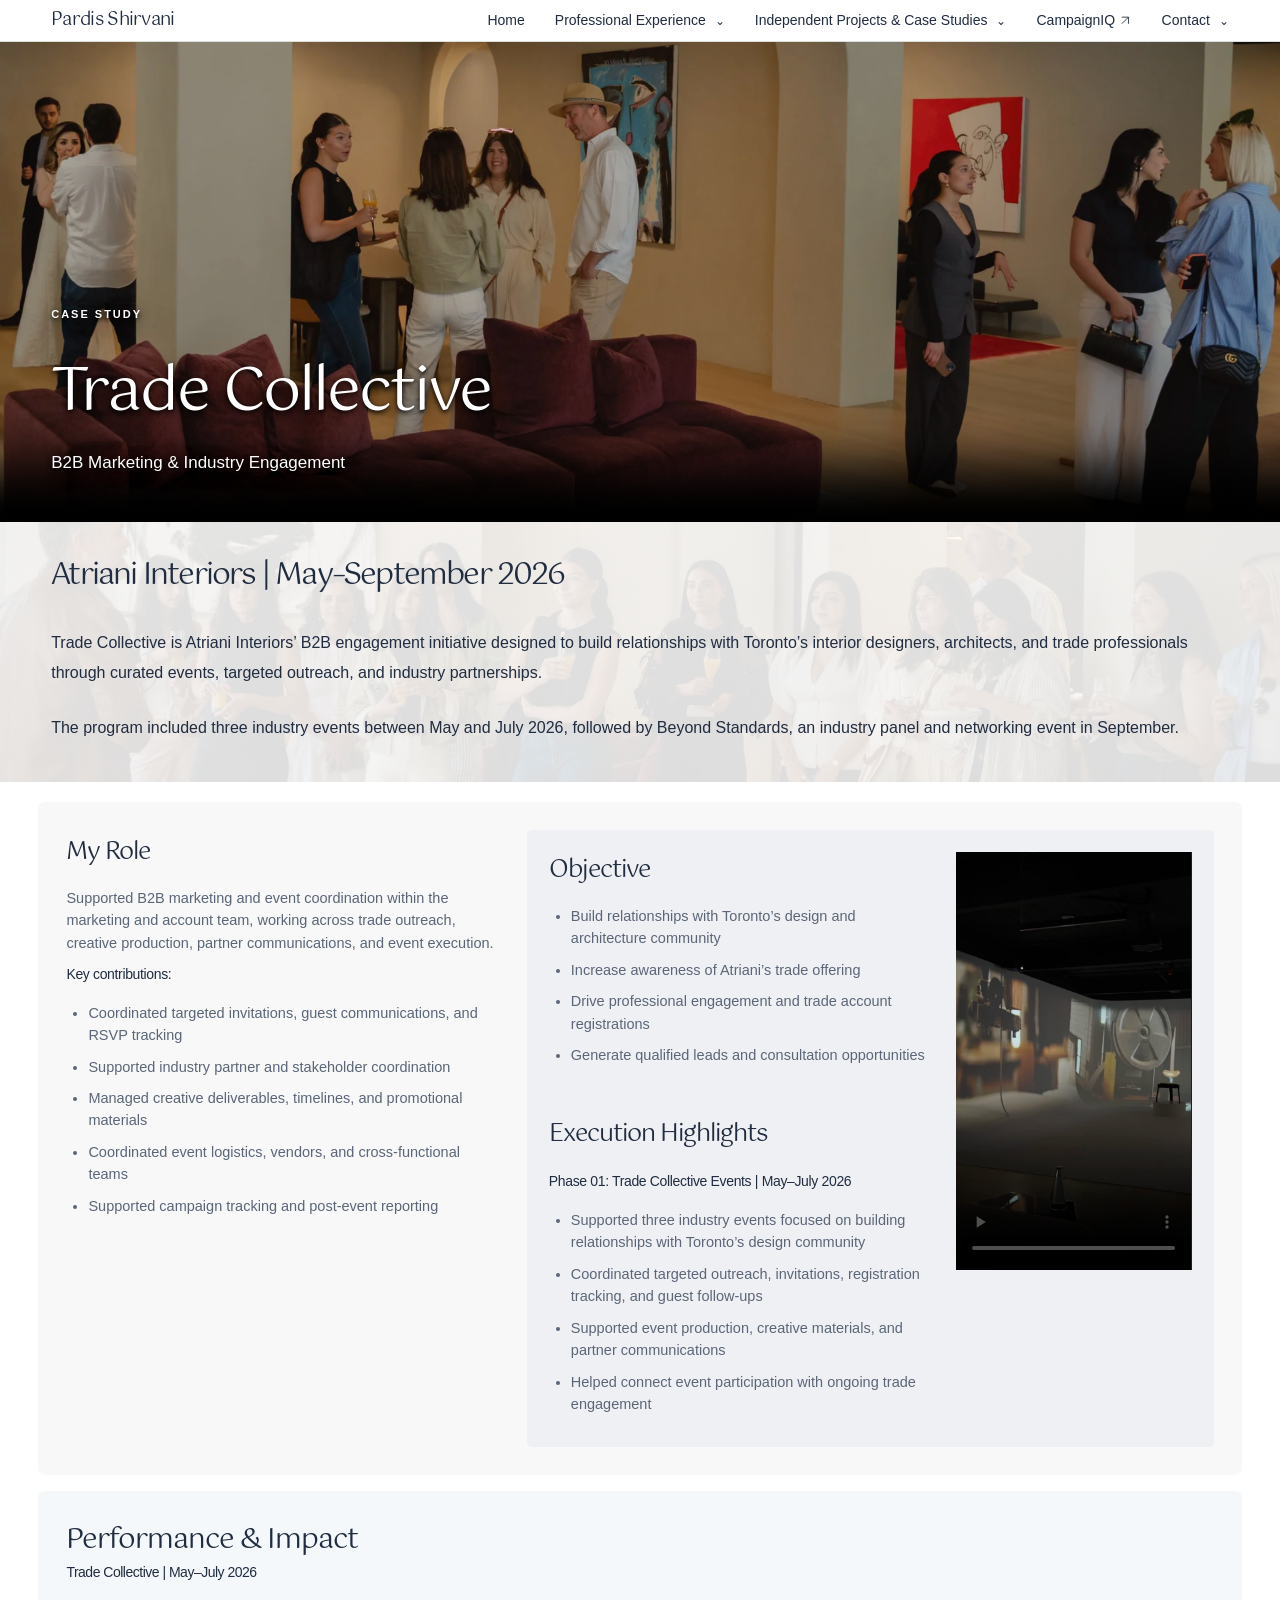
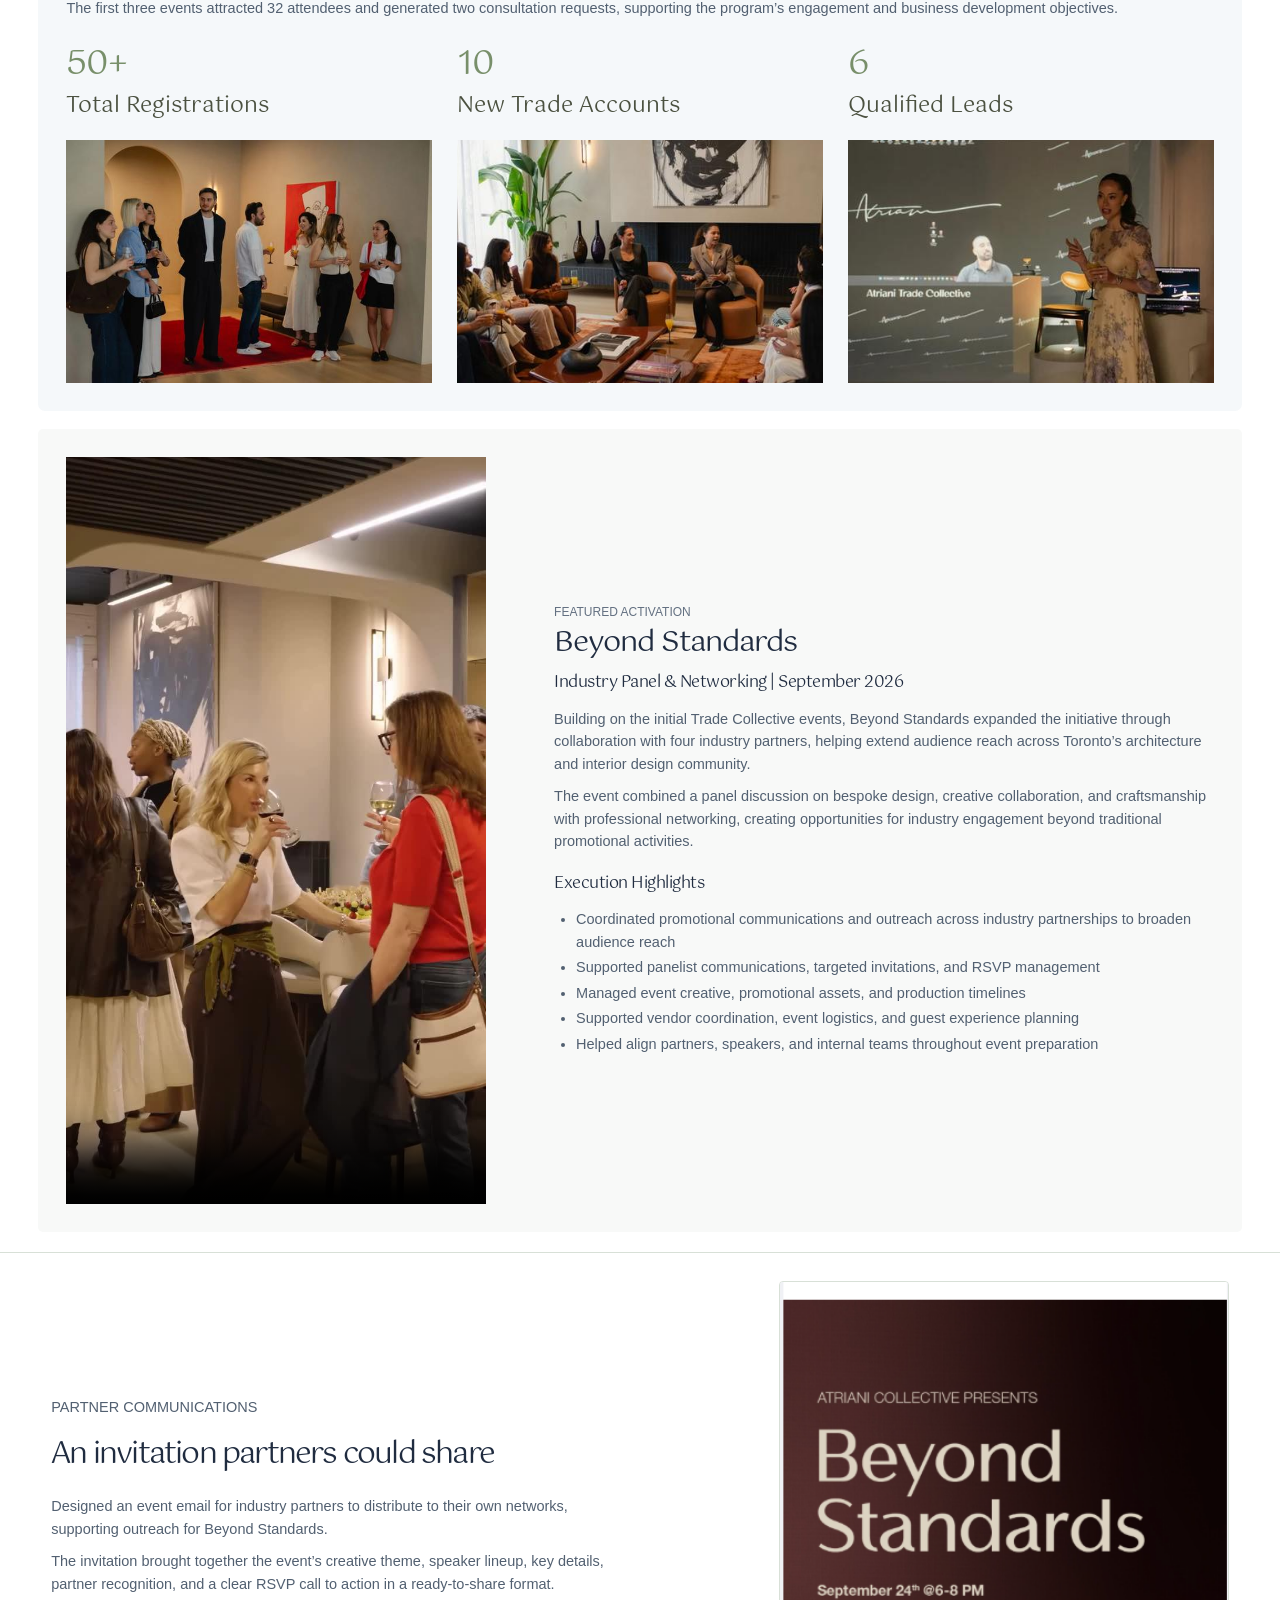
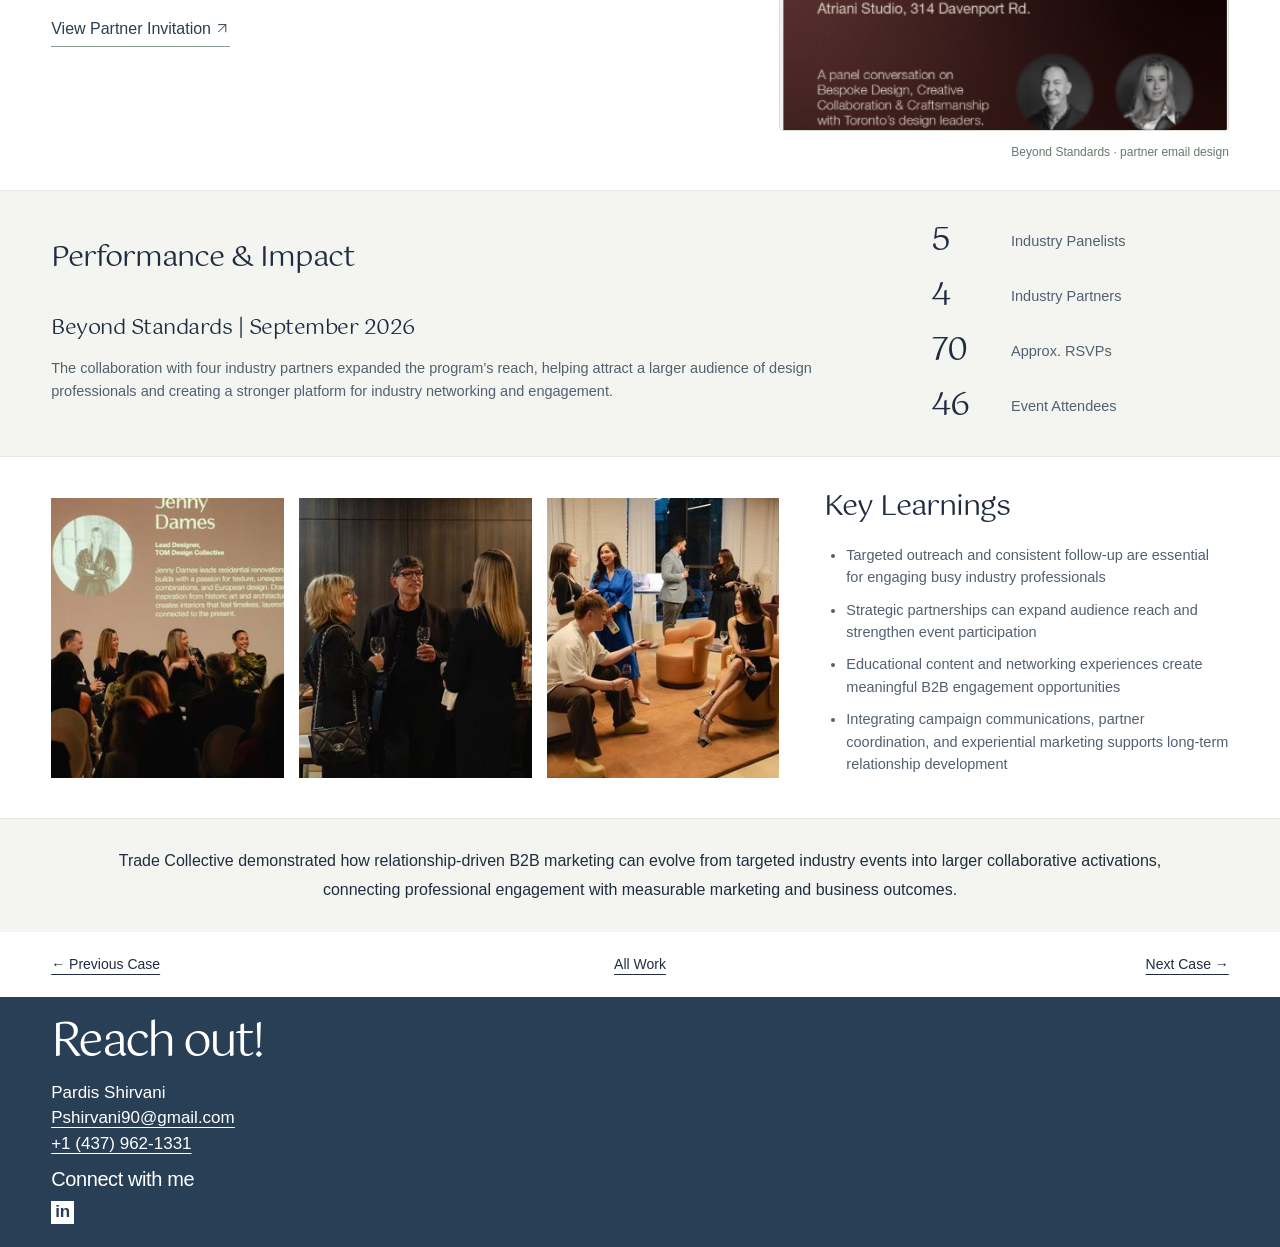
<file: trade-collective.html>
<!doctype html><html lang="en"><head><script src="analytics.js?v=portfolio111"></script>
<meta charset="utf-8"><meta name="viewport" content="width=device-width, initial-scale=1"><title>Trade Collective | Pardis Shirvani</title><meta name="description" content="Pardis Shirvani, Integrated Marketing & Digital Strategy. Campaigns, Analytics, AI."><link rel="stylesheet" href="style.css?v=compact-tools"></head><body><a class="skip" href="#main">Skip to content</a><nav class="site-nav" aria-label="Portfolio navigation"><a class="wordmark" href="index.html">Pardis Shirvani</a><button class="nav-toggle" type="button" aria-label="Open menu" aria-expanded="false" aria-controls="portfolio-menu"><svg viewBox="0 0 24 24" aria-hidden="true" focusable="false"><path class="menu-lines" d="M4 6h16M4 12h16M4 18h16"/><path class="menu-close" d="m6 6 12 12M18 6 6 18"/></svg></button><div id="portfolio-menu" class="nav-groups has-home"><a class="nav-home" href="index.html">Home</a><details class="nav-dropdown"><summary>Professional Experience</summary><div class="nav-dropdown-menu"><a href="persil.html">HENKEL | PERSIL</a><a href="pril.html">HENKEL | PRIL</a><a href="samsung.html">SAMSUNG</a><a href="trade-collective.html">B2B MARKETING</a><a href="taiste.html">T(AI)STE STUDIO</a><a href="campaigns.html">MORE CAMPAIGN WORK</a></div></details><details class="nav-dropdown"><summary>Independent Projects &amp; Case Studies</summary><div class="nav-dropdown-menu"><a href="strategy.html">STRATEGY &amp; CAMPAIGN PROJECTS</a><a href="coming-soon.html">DIGITAL CAMPAIGN &amp; PAID MEDIA</a><a href="analytics.html">MARKETING ANALYTICS</a><a href="coming-soon.html">CRM &amp; CUSTOMER JOURNEY</a><a href="campaigniq.html">AI MARKETING AGENT</a><a href="academic.html">ACADEMIC CASE STUDIES</a></div></details><a class="nav-campaigniq" href="https://pshirvani90.github.io/campaign-analyzer/" target="_blank" rel="noopener">CampaignIQ <svg class="external-arrow" viewBox="0 0 24 24" fill="none" aria-hidden="true" focusable="false"><path d="M6 18 18 6M6 6h12v12"/></svg></a><details class="nav-dropdown nav-contact"><summary>Contact</summary><div class="nav-dropdown-menu"><a href="https://www.linkedin.com/in/pardis-shirvani" target="_blank" rel="noopener">LinkedIn</a><a href="mailto:pshirvani90@gmail.com">Email</a><a href="tel:+14379621331">Phone</a></div></details></div></nav><main id="main"><header class="project-heading persil-video-header trade-photo-hero"><video class="header-video" autoplay muted loop playsinline preload="metadata" poster="assets/trade-photo-poster.png" aria-label="Trade Collective event photo slideshow" controls><source src="assets/trade-photo-header-final.mp4" type="video/mp4">Your browser does not support embedded video.</video><div class="video-header-copy"><p class="eyebrow">CASE STUDY</p><h1>Trade Collective</h1><p>B2B Marketing &amp; Industry Engagement</p></div></header><section class="persil-banner trade-intro"><h2>Atriani Interiors | May–September 2026</h2><p>Trade Collective is Atriani Interiors’ B2B engagement initiative designed to build relationships with Toronto’s interior designers, architects, and trade professionals through curated events, targeted outreach, and industry partnerships.</p><p>The program included three industry events between May and July 2026, followed by Beyond Standards, an industry panel and networking event in September.</p></section><section class="role-grid trade-role" id="role"><article><h2>My Role</h2><p>Supported B2B marketing and event coordination within the marketing and account team, working across trade outreach, creative production, partner communications, and event execution.</p><h3>Key contributions:</h3><ul><li>Coordinated targeted invitations, guest communications, and RSVP tracking</li><li>Supported industry partner and stakeholder coordination</li><li>Managed creative deliverables, timelines, and promotional materials</li><li>Coordinated event logistics, vendors, and cross-functional teams</li><li>Supported campaign tracking and post-event reporting</li></ul></article><article><h2>Objective</h2><ul><li>Build relationships with Toronto’s design and architecture community</li><li>Increase awareness of Atriani’s trade offering</li><li>Drive professional engagement and trade account registrations</li><li>Generate qualified leads and consultation opportunities</li></ul><h2>Execution Highlights</h2><h3>Phase 01: Trade Collective Events | May–July 2026</h3><div class="trade-execution"><ul><li>Supported three industry events focused on building relationships with Toronto’s design community</li><li>Coordinated targeted outreach, invitations, registration tracking, and guest follow-ups</li><li>Supported event production, creative materials, and partner communications</li><li>Helped connect event participation with ongoing trade engagement</li></ul><video autoplay muted loop controls playsinline preload="metadata" poster="assets/source-p5-1.jpg" aria-label="Trade Collective activation video"><source src="assets/trade-video-2.mp4" type="video/mp4">Your browser does not support embedded video.</video></div></article></section><section class="story-section tinted trade-phase"><h2>Performance &amp; Impact</h2><h3>Trade Collective | May–July 2026</h3><p>The first three events attracted 32 attendees and generated two consultation requests, supporting the program’s engagement and business development objectives.</p><div class="stat-grid"><article><strong>50+</strong><p>Total Registrations</p></article><article><strong>10</strong><p>New Trade Accounts</p></article><article><strong>6</strong><p>Qualified Leads</p></article></div><div class="trade-gallery"><img src="assets/source-p5-2.jpg" alt="Trade Collective introductions" loading="lazy"><img src="assets/source-p5-3.jpg" alt="Trade Collective industry conversation" loading="lazy"><img src="assets/source-p5-4.jpg" alt="Trade Collective presentation" loading="lazy"></div></section><section class="story-section trade-feature" id="beyond-standards"><div><p class="eyebrow">FEATURED ACTIVATION</p><h2>Beyond Standards</h2><h3>Industry Panel &amp; Networking | September 2026</h3><p>Building on the initial Trade Collective events, Beyond Standards expanded the initiative through collaboration with four industry partners, helping extend audience reach across Toronto’s architecture and interior design community.</p><p>The event combined a panel discussion on bespoke design, creative collaboration, and craftsmanship with professional networking, creating opportunities for industry engagement beyond traditional promotional activities.</p><h3>Execution Highlights</h3><ul><li>Coordinated promotional communications and outreach across industry partnerships to broaden audience reach</li><li>Supported panelist communications, targeted invitations, and RSVP management</li><li>Managed event creative, promotional assets, and production timelines</li><li>Supported vendor coordination, event logistics, and guest experience planning</li><li>Helped align partners, speakers, and internal teams throughout event preparation</li></ul></div><video class="trade-feature-video" autoplay muted loop controls playsinline preload="metadata" poster="assets/source-p5-5.jpg" aria-label="Beyond Standards panel and networking event"><source src="assets/trade-video-1.mp4" type="video/mp4">Your browser does not support embedded video.</video></section><section class="story-section trade-partner-material" id="partner-invitation"><div><p class="eyebrow">PARTNER COMMUNICATIONS</p><h2>An invitation partners could share</h2><p>Designed an event email for industry partners to distribute to their own networks, supporting outreach for Beyond Standards.</p><p>The invitation brought together the event’s creative theme, speaker lineup, key details, partner recognition, and a clear RSVP call to action in a ready-to-share format.</p><a class="view" href="assets/partner-invitation/email.html" target="_blank" rel="noopener">View Partner Invitation <svg class="external-arrow" viewBox="0 0 24 24" fill="none" aria-hidden="true" focusable="false"><path d="M6 18 18 6M6 6h12v12"/></svg></a></div><figure><div class="trade-email-preview" tabindex="0" aria-label="Scroll to read the partner invitation"><img src="assets/trade-partner-email-full.png" alt="Beyond Standards invitation email designed for partners to share with their networks" loading="lazy"></div><figcaption>Beyond Standards · partner email design</figcaption></figure></section><section class="story-section tinted trade-event-results"><div><h2>Performance &amp; Impact</h2><h3>Beyond Standards | September 2026</h3><p>The collaboration with four industry partners expanded the program’s reach, helping attract a larger audience of design professionals and creating a stronger platform for industry networking and engagement.</p></div><div class="stat-grid"><article><strong>5</strong><p>Industry Panelists</p></article><article><strong>4</strong><p>Industry Partners</p></article><article><strong>70</strong><p>Approx. RSVPs</p></article><article><strong>46</strong><p>Event Attendees</p></article></div></section><section class="story-section trade-reflection" id="learnings"><div class="trade-gallery"><img src="assets/source-p5-6.jpg" alt="Beyond Standards panel discussion" loading="lazy"><img src="assets/source-p5-7.jpg" alt="Networking among industry guests" loading="lazy"><img src="assets/source-p5-8.jpg" alt="Beyond Standards event attendees" loading="lazy"></div><div><h2>Key Learnings</h2><ul><li>Targeted outreach and consistent follow-up are essential for engaging busy industry professionals</li><li>Strategic partnerships can expand audience reach and strengthen event participation</li><li>Educational content and networking experiences create meaningful B2B engagement opportunities</li><li>Integrating campaign communications, partner coordination, and experiential marketing supports long-term relationship development</li></ul></div></section><section class="trade-conclusion"><p>Trade Collective demonstrated how relationship-driven B2B marketing can evolve from targeted industry events into larger collaborative activations, connecting professional engagement with measurable marketing and business outcomes.</p></section><nav class="case-bottom case-traversal" aria-label="Case study navigation"><a href="samsung.html">← Previous Case</a><a href="index.html#professional-work">All Work</a><a href="taiste.html">Next Case →</a></nav></main><footer><h2>Reach out!</h2><p>Pardis Shirvani<br><a href="mailto:pshirvani90@gmail.com">Pshirvani90@gmail.com</a><br><a href="tel:+14379621331">+1 (437) 962-1331</a></p><h3>Connect with me</h3><a class="linkedin" aria-label="Pardis Shirvani on LinkedIn" href="https://www.linkedin.com/in/pardis-shirvani">in</a></footer><script src="scroll.js?v=portfolio110" defer></script></body></html>
</file>
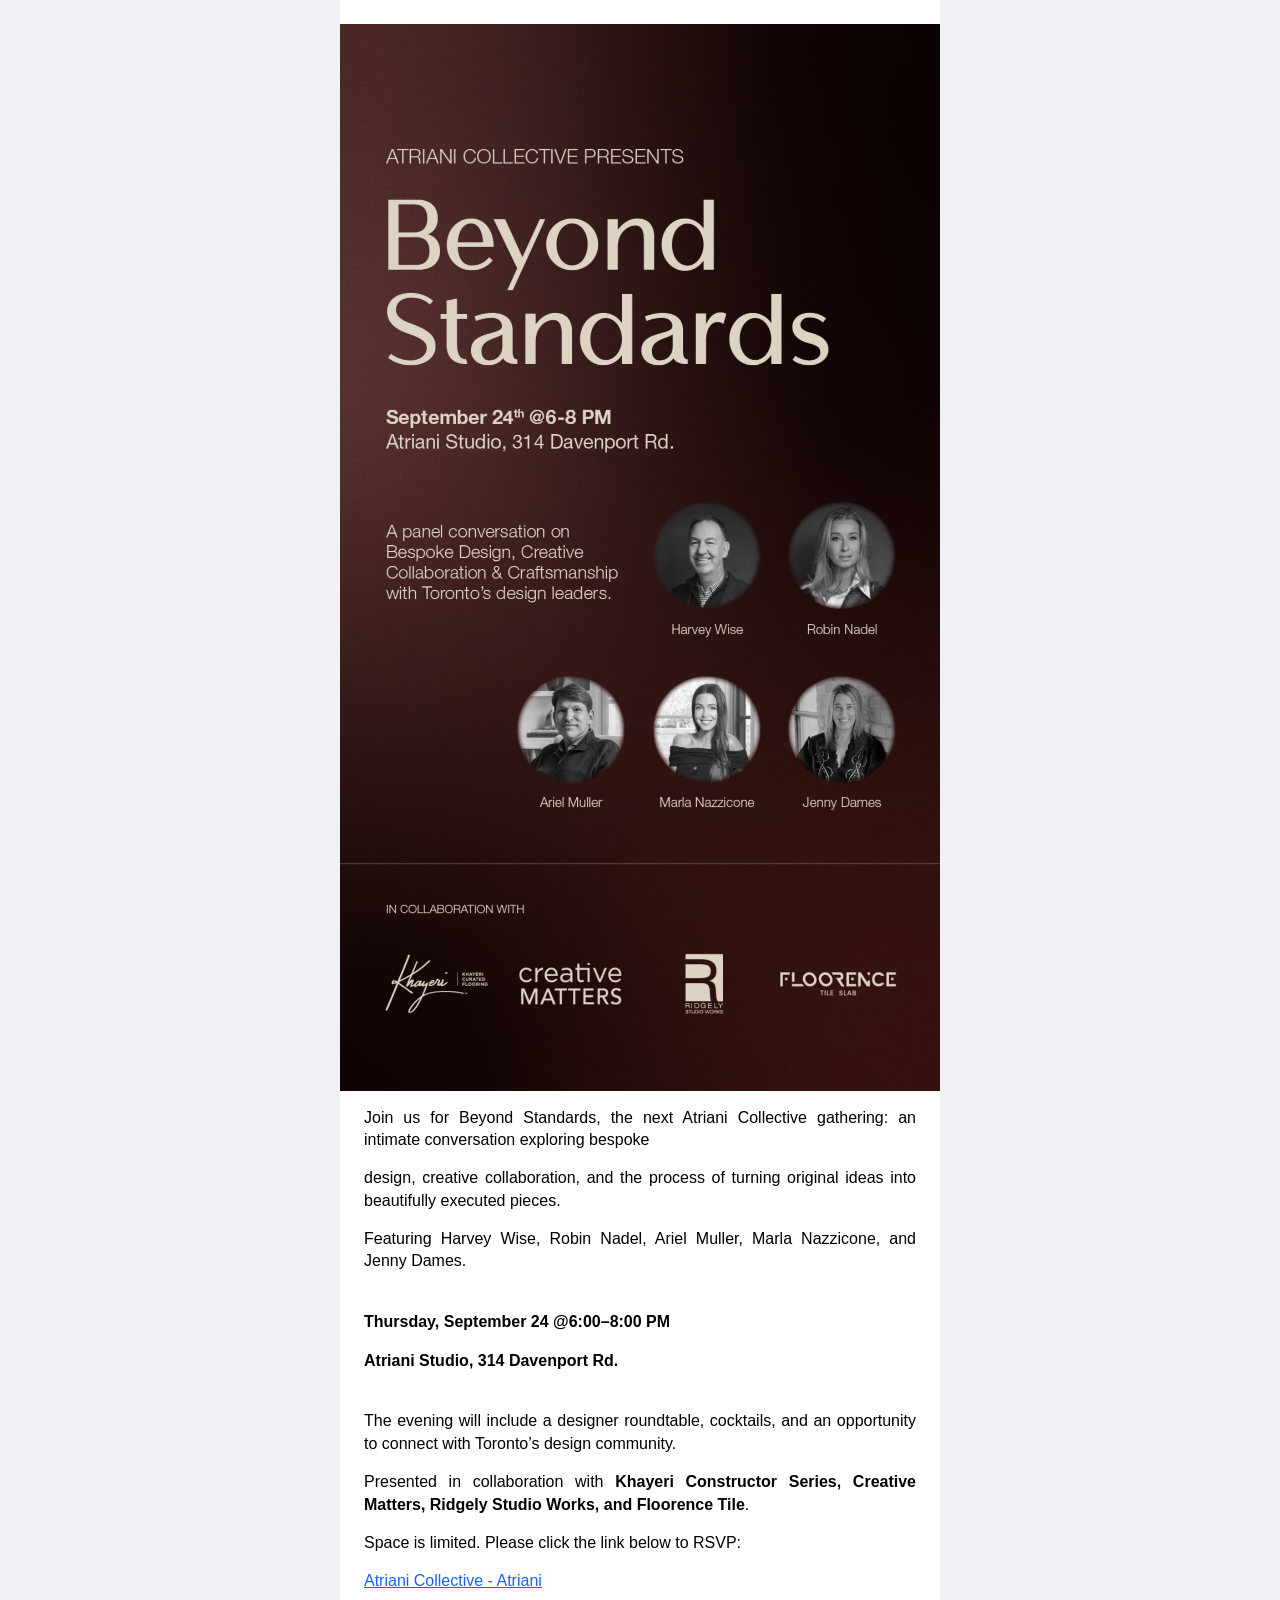
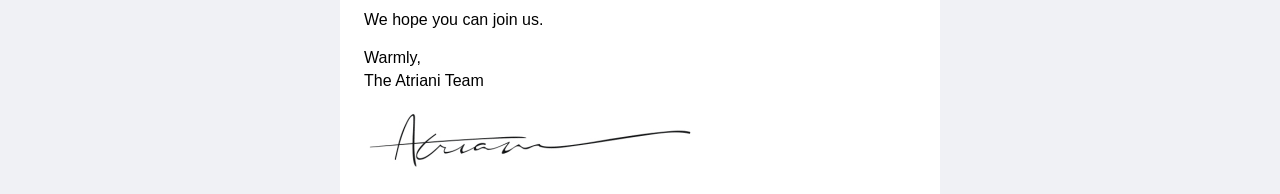
<file: assets/partner-invitation/email.html>
<!DOCTYPE html PUBLIC "-//W3C//DTD XHTML 1.0 Transitional//EN" "http://www.w3.org/TR/xhtml1/DTD/xhtml1-transitional.dtd"><html xmlns:v="urn:schemas-microsoft-com:vml" xmlns:o="urn:schemas-microsoft-com:office:office"><head><meta name="viewport" content="width=device-width, initial-scale=1.0"><link rel="preload" as="image" href="images/57b9ac4ac6e998de8398e8930e272389.jpg"><link rel="preload" as="image" href="images/ffedeba37b95d4914c2a4276d27fc92e.png"><meta http-equiv="Content-Type" content="text/html; charset=UTF-8"><meta name="format-detection" content="telephone=no, date=no, address=no, email=no"><meta name="x-apple-disable-message-reformatting"><meta name="keywords" content="DAHVd-V7eg0, BAGvVYBn5as"><style>body{margin:0;padding:0}table{mso-table-lspace:0;mso-table-rspace:0}p,span,h1,h2,h3,h4,h5,h6{margin:0;padding:0}p{line-height:inherit}a[x-apple-data-detectors]{color:inherit!important;text-decoration:inherit!important}#MessageViewBody a{color:inherit;text-decoration:none}img+div{display:none}@media (max-width:599px){.ecw{width:100%!important;min-width:0!important}}</style><!--[if mso]><div>
                <noscript>
                  <xml>
                    <w:WordDocument xmlns:w="urn:schemas-microsoft-com:office:word">
                      <w:DontUseAdvancedTypographyReadingMail/>
                    </w:WordDocument>
                    <o:OfficeDocumentSettings>
                      <o:AllowPNG/>
                      <o:PixelsPerInch>96</o:PixelsPerInch>
                    </o:OfficeDocumentSettings>
                  </xml>
                </noscript></div><![endif]--></head><body style="width:100%;-webkit-text-size-adjust:100%;text-size-adjust:100%;background-color:#f0f1f5;margin:0;padding:0"><table width="100%" border="0" cellpadding="0" cellspacing="0" bgcolor="#f0f1f5" style="background-color:#f0f1f5"><tbody><tr><td style="background-color:#f0f1f5"><!--[if mso]><center>
                    <table align="center" border="0" cellpadding="0" cellspacing="0" width="600">
                      <tbody>
                        <tr>
                          <td><![endif]--><table align="center" width="600" border="0" cellpadding="0" cellspacing="0" role="presentation" class="ecw" style="max-width:600px;min-height:600px;margin:0 auto;background-color:#ffffff;width:600px;min-width:600px"><tbody><tr><td style="vertical-align:top"></td></tr><tr><td style="vertical-align:top;padding:0px
           0px
           0px
           0px"><table align="center" width="100%" border="0" cellpadding="0" cellspacing="0" role="presentation"><tbody><tr><td style="vertical-align:top"><table align="center" width="100%" border="0" cellpadding="0" cellspacing="0" role="presentation" style="color:#000;font-style:normal;font-weight:normal;font-size:16px;line-height:1.4;letter-spacing:0;text-align:left;direction:ltr;border-collapse:collapse;font-family:Arial, Helvetica, sans-serif;white-space:normal;word-wrap:break-word;word-break:break-word"><tbody><tr><td style="padding:24px 0px 16px"><table cellpadding="0" cellspacing="0" border="0" style="width:100%"><tbody><tr><td align="center"><table cellpadding="0" cellspacing="0" border="0" style="width:100%;max-width:600px"><tbody><tr><td style="width:100%"><img src="images/57b9ac4ac6e998de8398e8930e272389.jpg" width="600" height="1067" style="display:block;width:600px;height:auto;max-width:100%"></td></tr></tbody></table></td></tr></tbody></table></td></tr><tr><td dir="ltr" style="font-size:16px;white-space:pre-wrap;text-align:justify;padding:0px 24px 16px;line-height:1.4;mso-line-height-alt:22.4px">Join us for Beyond Standards, the next Atriani Collective gathering: an intimate conversation exploring bespoke<br></td></tr><tr><td dir="ltr" style="font-size:16px;white-space:pre-wrap;text-align:justify;padding:0px 24px 16px;line-height:1.4;mso-line-height-alt:22.4px">design, creative collaboration, and the process of turning original ideas into beautifully executed pieces.<br></td></tr><tr><td dir="ltr" style="font-size:16px;white-space:pre-wrap;text-align:justify;padding:0px 24px 16px;line-height:1.4;mso-line-height-alt:22.4px">Featuring Harvey Wise, Robin Nadel, Ariel Muller, Marla Nazzicone, and Jenny Dames.<br></td></tr><tr><td dir="ltr" style="font-size:16px;text-align:justify;padding:0px 24px 16px;line-height:1.4;mso-line-height-alt:22.4px"><br><span style="font-weight:700;white-space:pre-wrap">Thursday, September 24 @6:00–8:00 PM</span><br></td></tr><tr><td dir="ltr" style="font-size:16px;text-align:justify;padding:0px 24px 16px;line-height:1.4;mso-line-height-alt:22.4px"><span style="font-weight:700;white-space:pre-wrap">Atriani Studio, 314 Davenport Rd.</span><br></td></tr><tr><td dir="ltr" style="font-size:16px;text-align:justify;padding:0px 24px 16px;line-height:1.4;mso-line-height-alt:22.4px"><br><span style="white-space:pre-wrap">The evening will include a designer roundtable, cocktails, and an opportunity to connect with Toronto’s design community.</span><br></td></tr><tr><td dir="ltr" style="font-size:16px;text-align:justify;padding:0px 24px 16px;line-height:1.4;mso-line-height-alt:22.4px"><span style="white-space:pre-wrap">Presented in collaboration with </span><span style="font-weight:700;white-space:pre-wrap">Khayeri Constructor Series, Creative Matters, Ridgely Studio Works, and Floorence Tile</span><span style="white-space:pre-wrap">.</span><br></td></tr><tr><td dir="ltr" style="font-size:16px;white-space:pre-wrap;text-align:justify;padding:0px 24px 16px;line-height:1.4;mso-line-height-alt:22.4px">Space is limited. Please click the link below to RSVP:<br></td></tr><tr><td dir="ltr" style="font-size:16px;text-align:justify;padding:0px 24px 16px;line-height:1.4;mso-line-height-alt:22.4px"><a href="https://cdn.atriani.com/c/atriani-collective/" target="_blank" rel="noopener nofollow" ses:no-track="" style="color:#1a62ff;text-decoration:inherit"><span style="text-decoration:underline;color:#1a62ff;white-space:pre-wrap">Atriani Collective - Atriani</span></a><br></td></tr><tr><td dir="ltr" style="font-size:16px;white-space:pre-wrap;text-align:justify;padding:0px 24px 16px;line-height:1.4;mso-line-height-alt:22.4px">We hope you can join us.<br></td></tr><tr><td dir="ltr" style="font-size:16px;white-space:pre-wrap;text-align:justify;padding:0px 24px 16px;line-height:1.4;mso-line-height-alt:22.4px">Warmly,<br>The Atriani Team<br></td></tr><tr><td style="padding:0px 24px 24px"><table cellpadding="0" cellspacing="0" border="0" style="width:100%"><tbody><tr><td align="left"><!--[if mso]><table cellpadding="0" cellspacing="0" border="0" width="334" style="width:334px"><tbody><tr><td><![endif]--><table cellpadding="0" cellspacing="0" border="0" style="width:100%;max-width:334px"><tbody><tr><td style="width:100%"><img src="images/ffedeba37b95d4914c2a4276d27fc92e.png" width="334" height="62" style="display:block;width:334px;height:auto;max-width:100%"></td></tr></tbody></table><!--[if mso]></td></tr></tbody></table><![endif]--></td></tr></tbody></table></td></tr></tbody></table></td></tr></tbody></table></td></tr><tr><td height="100%" style="height:100%;font-size:0;line-height:0" aria-hidden="true">&nbsp;</td></tr></tbody></table><!--[if mso]></td>
                </tr>
              </tbody>
            </table>
          </center><![endif]--></td></tr></tbody></table></body></html>
</file>
<file: style.css>
*{box-sizing:border-box}body{margin:0;color:#252526;background:white;font:15px/1.65 Arial,sans-serif}a{color:inherit}a:focus-visible{outline:3px solid #445a91;outline-offset:5px}.skip{position:absolute;top:-60px}.skip:focus{top:0;z-index:5;background:white;padding:12px}main,footer{max-width:1450px;margin:auto}section{padding:35px 5%}h1,h2,h3,h4{font-weight:400;margin:0 0 15px}h1,h2{font-family:Georgia,serif}h2{font-size:29px}h3{font-size:18px}h4{font-size:13px}p{margin:0 0 15px}.home-banner{min-height:340px;padding:105px 6% 65px;background:linear-gradient(90deg,#ffffffa8,#ffffff40),url('assets/p1-0.jpg') center/cover}.home-banner h1{font-size:46px;margin:0}.home-banner p{font-size:20px;margin:0}.introduction{display:grid;grid-template-columns:1fr 1.3fr;align-items:center;gap:12%;padding-top:50px;padding-bottom:50px}.introduction>img{width:100%;max-width:325px;max-height:440px;object-fit:contain;justify-self:start}.introduction p{font-size:17px}.capabilities{background:linear-gradient(110deg,#f0efdf88,#eff1ed66)}.three{display:grid;grid-template-columns:repeat(3,1fr);gap:40px}.capabilities h3{border-bottom:1px solid #989b8e;padding-bottom:10px}.capabilities ul{padding-left:22px;font-size:14px}.case-label{font:clamp(80px,12vw,170px)/.9 Georgia,serif;letter-spacing:-6px;color:#151213;padding:15px 0 25px;max-width:800px}.case-label span{display:block}.case-label span+span{text-align:right}.work{padding-top:5px}.work-description{margin:25px 0 40px}.section-label{font:20px/1.3 Arial,sans-serif;margin:0 0 30px}.work-grid{display:grid;grid-template-columns:repeat(3,1fr);gap:45px 30px}.work-card{background:#fafafa;padding:22px 20px;display:flex;flex-direction:column;align-items:start}.work-card h3{font-size:17px;margin-bottom:0}.work-card h4{margin-bottom:35px}.work-card p{font-size:13px}.view,.pending{font-size:14px;font-weight:bold;margin-top:auto;padding-top:28px}.pending{color:#333}.project-grid{display:grid;grid-template-columns:repeat(6,1fr);gap:20px}.project-grid img{width:100%;height:130px;object-fit:contain}.project-grid h3{font-size:16px;margin:12px 0}.project-grid p{font-size:12px}.education{display:grid;grid-template-columns:1fr 1fr 1fr 1fr;gap:30px;padding-top:60px;padding-bottom:60px}.education h3{font-size:17px;margin-bottom:8px}.education p{font-size:15px}.tool-grid{display:grid;grid-template-columns:repeat(5,1fr);gap:25px;text-align:center}.tool-grid h3{font-size:17px;margin-bottom:5px}.tool-grid p{font-size:13px}.tool-grid img{height:100px;width:100%;object-fit:contain}footer{background:#3d4b7b;color:white;padding:40px 5% 55px}footer h2{font-size:45px}footer p{line-height:1.5}footer h3{margin:28px 0 5px;font-family:Georgia,serif;font-size:24px}.linkedin{display:inline-flex;align-items:center;justify-content:center;background:white;color:#3d4b7b;font:bold 20px Arial;width:25px;height:25px;text-decoration:none}.case-top{padding:20px 5% 45px;text-align:center}.case-top .case-label{max-width:650px;text-align:left;margin:0 auto 50px}.case-top h1{font-size:43px;margin:0}.case-top>p{font-size:22px}.persil-banner{background:linear-gradient(#ffffffe0,#ffffffc9),url('assets/p2-0.jpg') center/cover;padding-top:35px;padding-bottom:35px}.persil-banner h2{font-size:38px;margin-bottom:0}.persil-banner h3{font-size:23px}.persil-banner p{margin-top:25px;font-size:17px}.role-grid{display:grid;grid-template-columns:1fr 1fr;gap:70px;background:#fafafa;padding-top:45px;padding-bottom:45px}.role-grid h2{font:23px Georgia,serif;margin-bottom:7px}.role-grid h3{font-size:17px;margin-bottom:5px}.role-grid p,.role-grid ul{font-size:16px}.role-grid ul{padding-left:22px;margin-top:0}.role-grid li{margin-bottom:9px}.performance{background:#e7eef4}.metrics h3{font:34px Georgia,serif;margin-bottom:5px}.metrics article:last-child h3{font-size:26px}.metrics p{min-height:52px}.metrics img{width:100%;height:230px;object-fit:cover}.learnings{padding-top:50px;padding-bottom:65px}.case-bottom{padding:15px 5% 35px;font-size:13px;font-weight:bold}@media(max-width:900px){.project-grid{grid-template-columns:repeat(3,1fr)}.work-grid{grid-template-columns:repeat(2,1fr)}.education{grid-template-columns:1fr 1fr}.tool-grid{grid-template-columns:repeat(3,1fr)}.three{gap:24px}.introduction{gap:6%}.case-label{letter-spacing:-3px}}@media(max-width:600px){section{padding:30px 6%}.home-banner{min-height:230px;padding-top:70px}.home-banner h1{font-size:36px}.home-banner p{font-size:16px}.introduction{grid-template-columns:1fr;gap:25px}.introduction>img{max-height:320px;max-width:240px;justify-self:center}.introduction p{font-size:16px}.three,.work-grid,.role-grid{grid-template-columns:1fr;gap:25px}.work-card h4{margin-bottom:20px}.work-description{margin:15px 0 30px}.project-grid{grid-template-columns:1fr 1fr}.education{grid-template-columns:1fr;gap:15px}.tool-grid{grid-template-columns:1fr 1fr}.case-top .case-label{margin-bottom:30px}.case-top h1{font-size:35px}.case-top>p{font-size:18px}.metrics p{min-height:0}.metrics img{height:auto}.case-label{max-width:450px;font-size:clamp(78px,19vw,115px)}.role-grid{gap:25px}.persil-banner p{font-size:16px}footer h2{font-size:40px}}
/* Minimal project categories: original text and order, no collage imagery. */
.projects{padding-top:60px;padding-bottom:65px}.projects .section-label{font-size:15px;letter-spacing:1.5px;color:#3d4b7b;margin-bottom:32px}.project-grid{grid-template-columns:repeat(3,minmax(0,1fr));gap:0 36px}.project-grid article{border-top:1px solid #d6dae2;padding:24px 0 30px;min-width:0;display:flex;flex-direction:column;align-items:flex-start}.project-number{font:12px/1 Arial,sans-serif;letter-spacing:2px;color:#727c91;margin-bottom:25px}.project-grid h3{font-size:18px;line-height:1.4;font-weight:500;letter-spacing:-.2px;max-width:290px;margin:0 0 20px;min-height:51px}.project-grid p{font-size:14px;line-height:1.65;margin:0 0 14px;color:#323a48}.project-grid p:last-child{color:#697181;font-size:13px;margin-bottom:0;max-width:310px}@media(max-width:900px){.project-grid{grid-template-columns:repeat(2,minmax(0,1fr));gap:0 28px}}@media(max-width:600px){.projects{padding-top:40px;padding-bottom:40px}.projects .section-label{font-size:13px;line-height:1.6}.project-grid{grid-template-columns:1fr;gap:0}.project-grid article{padding:22px 0 25px}.project-number{margin-bottom:15px}.project-grid h3{min-height:0;max-width:none;margin-bottom:14px}.project-grid p:last-child{max-width:none}}

/* Original project illustrations on transparent backgrounds. */
.project-grid .project-illustration{width:100%;height:190px;object-fit:contain;display:block;margin:0 0 24px;background:transparent}.project-grid .project-number{display:none}.project-grid article{padding-top:20px}@media(max-width:600px){.project-grid .project-illustration{height:auto;aspect-ratio:16/9;margin-bottom:20px}}

/* Modern portfolio direction: retain source content, imagery and section order. */
:root{--ink:#202c40;--muted:#667185;--line:#e1e5eb;--navy:#344568;--paper:#fff;--wash:#f6f8fa}
body{color:var(--ink);font-family:Arial,Helvetica,sans-serif;line-height:1.75;-webkit-font-smoothing:antialiased}
main,footer{max-width:1280px}section{padding:64px 6%}h1,h2,h3,h4{font-family:Arial,Helvetica,sans-serif;letter-spacing:-.025em}h2{font-size:30px;font-weight:500}p{color:inherit}a{text-underline-offset:4px}
.home-banner{margin:24px 24px 0;border-radius:12px;min-height:320px;padding:100px 6% 70px;background:linear-gradient(90deg,rgba(255,255,255,.9),rgba(255,255,255,.3)),url('assets/p1-0.jpg') center/cover}
.home-banner h1{font-size:clamp(38px,4.8vw,62px);font-weight:500;letter-spacing:-2.5px;margin-bottom:12px}.home-banner p{font-size:17px;line-height:1.8;color:#344158}
.introduction{grid-template-columns:.8fr 1.5fr;gap:9%;padding-top:72px;padding-bottom:72px}.introduction>img{width:100%;max-width:300px;border-radius:8px;object-fit:contain}.introduction p{font-size:17px;line-height:1.95;max-width:670px}
.capabilities{background:var(--wash);border-top:1px solid var(--line);border-bottom:1px solid var(--line)}.capabilities>h2{margin-bottom:35px}.capabilities h3{font-size:16px;font-weight:500;border-bottom:0;padding-bottom:0;letter-spacing:-.2px}.capabilities ul{padding-left:17px;color:var(--muted);font-size:14px;line-height:1.9}.three{gap:45px}
.work{padding-top:68px}.case-label{font:500 clamp(45px,6vw,78px)/1.05 Arial,Helvetica,sans-serif;letter-spacing:-3px;max-width:none;padding:0 0 20px;display:flex;gap:.24em;color:var(--ink)}.case-label span+span{text-align:left}.work-description{color:var(--muted);font-size:15px;max-width:770px;margin:5px 0 48px}.section-label{font-size:12px;letter-spacing:2px;font-weight:600;color:var(--muted);margin-bottom:28px}
.work-grid{gap:20px;grid-template-columns:repeat(3,minmax(0,1fr))}.work-card{background:white;border:1px solid var(--line);border-radius:8px;padding:27px 24px;transition:border-color .2s ease,box-shadow .2s ease}.work-card:has(a):hover{border-color:#b3bfd1;box-shadow:0 8px 24px #202c4009}.work-card h3{font-size:17px;font-weight:500;margin-bottom:5px}.work-card h4{font-size:11px;letter-spacing:.6px;line-height:1.65;color:var(--muted);margin-bottom:27px}.work-card p{font-size:13px;line-height:1.85;color:#5b6678}.work-card p b{font-weight:500;color:var(--ink)}.view,.pending{font-size:12px;font-weight:500;padding-top:20px}.view{color:var(--navy)}.pending{color:#7b8492}
.projects{border-top:1px solid var(--line);padding-top:60px;padding-bottom:64px;margin-top:16px}.projects .section-label{font-size:12px;letter-spacing:1.6px;color:var(--muted);margin-bottom:35px}.project-grid{gap:25px 35px}.project-grid article{border-top:0;border-bottom:1px solid var(--line);padding:0 0 30px}.project-grid .project-illustration{height:185px;margin:0 0 25px}.project-grid h3{font-size:16px;line-height:1.6;font-weight:500;min-height:51px;max-width:280px;letter-spacing:0;margin-bottom:15px}.project-grid p{font-size:13px;color:#425068}.project-grid p:last-child{font-size:12px;color:var(--muted);line-height:1.8}
.education{border-top:1px solid var(--line);grid-template-columns:.7fr 1fr 1fr 1fr;gap:30px;padding-top:56px;padding-bottom:56px}.education>h2{font-size:23px}.education h3{font-size:14px;font-weight:500;line-height:1.7}.education p{font-size:13px;color:var(--muted)}.tools{background:var(--wash);border-top:1px solid var(--line);padding-top:45px;padding-bottom:45px}.tool-grid h3{font-size:14px;font-weight:500}.tool-grid p{font-size:12px;color:var(--muted);min-height:42px}.tool-grid img{height:75px}
footer{background:var(--navy);padding:52px 6%;border-radius:0 0 12px 12px;margin-bottom:24px}footer h2{font:400 38px/1.2 Arial,Helvetica,sans-serif;letter-spacing:-1.5px}footer h3{font:400 20px/1.4 Arial,Helvetica,sans-serif;letter-spacing:-.4px}footer p{font-size:14px;line-height:1.8}.linkedin{font-size:17px;width:23px;height:23px;color:var(--navy)}
.case-top{padding:45px 6% 60px}.case-top .case-label{max-width:none;justify-content:center;margin-bottom:48px}.case-top h1{font-size:38px;font-weight:500;letter-spacing:-1.3px}.case-top>p{font-size:17px;color:var(--muted)}.persil-banner{border-radius:10px;margin:0 24px;background:linear-gradient(#ffffffe8,#ffffffdb),url('assets/p2-0.jpg') center/cover}.persil-banner h2{font-size:36px}.persil-banner h3{font-size:22px}.persil-banner p{font-size:16px;line-height:1.9}.role-grid{background:white;gap:60px;padding-top:60px;padding-bottom:60px}.role-grid article{border-top:1px solid var(--line);padding-top:22px}.role-grid h2{font:500 22px/1.4 Arial,Helvetica,sans-serif;letter-spacing:-.5px;margin-bottom:16px}.role-grid h3{font-size:15px;font-weight:500}.role-grid p,.role-grid ul{font-size:15px;color:#5b6678}.performance{background:var(--wash);border-block:1px solid var(--line)}.performance>h2{font-size:27px;margin-bottom:35px}.metrics h3{font:400 34px/1.3 Arial,Helvetica,sans-serif;letter-spacing:-1px}.metrics article:last-child h3{font-size:25px}.metrics p{font-size:13px;color:var(--muted);min-height:50px}.metrics img{border-radius:6px}.learnings h2{font-size:27px}.learnings p{font-size:15px;color:#5b6678;line-height:2}.case-bottom{padding:0 6% 50px;font-size:13px;font-weight:400}
@media(max-width:900px){.work-grid{grid-template-columns:repeat(2,minmax(0,1fr))}.education{grid-template-columns:1fr 1fr}.introduction{gap:7%}.three{gap:25px}.project-grid{grid-template-columns:repeat(2,minmax(0,1fr))}}
@media(max-width:600px){section{padding:40px 6%}.home-banner{margin:12px 12px 0;border-radius:8px;min-height:235px;padding:65px 6% 42px}.home-banner h1{font-size:38px;letter-spacing:-1.6px}.home-banner p{font-size:14px}.introduction{grid-template-columns:1fr;padding-top:40px;padding-bottom:40px;gap:28px}.introduction>img{max-width:230px;max-height:320px}.introduction p{font-size:15px;line-height:1.95}.three,.work-grid,.role-grid{grid-template-columns:1fr}.work{padding-top:40px}.case-label{font-size:48px;letter-spacing:-2px;gap:.2em;flex-wrap:wrap}.work-description{font-size:14px;margin-bottom:32px}.work-card{padding:25px 23px}.projects{padding-top:40px;padding-bottom:40px}.project-grid{grid-template-columns:1fr;gap:30px}.project-grid .project-illustration{height:auto;aspect-ratio:16/9;margin-bottom:22px}.project-grid h3{min-height:0;max-width:none;font-size:16px}.education{grid-template-columns:1fr;gap:20px}.tool-grid{gap:22px}.tool-grid img{height:65px}footer{margin:0 12px 12px;border-radius:8px;padding:35px 6%}footer h2{font-size:33px}.case-top{padding-top:35px;padding-bottom:35px}.case-top .case-label{font-size:44px;margin-bottom:30px}.case-top h1{font-size:32px}.persil-banner{margin:0 12px;padding:30px 6%}.persil-banner p{font-size:15px}.role-grid{gap:30px}.metrics p{min-height:0}.metrics img{height:auto}.learnings p{line-height:1.9}}
@media(prefers-reduced-motion:reduce){.work-card{transition:none}}

/* Full-width surfaces and compact original transparent tool artwork. */
main,footer{max-width:none;width:100%;margin-left:0;margin-right:0}section{padding-left:clamp(24px,5vw,100px);padding-right:clamp(24px,5vw,100px)}.home-banner{margin:0;border-radius:0;padding-left:clamp(24px,5vw,100px);padding-right:clamp(24px,5vw,100px);min-height:360px}.introduction{grid-template-columns:minmax(220px,.7fr) minmax(0,1.5fr);gap:clamp(35px,6vw,100px)}.introduction>img{justify-self:center}.introduction p{max-width:850px}.work-grid{gap:22px}.work-card{border-radius:4px;box-shadow:none}.project-grid{gap:32px}.projects .project-illustration{height:clamp(180px,16vw,260px)}.tool-grid{gap:25px;align-items:start}.tool-grid article{display:flex;flex-direction:column;align-items:center;min-width:0}.tool-grid h3{font-size:15px;margin-bottom:9px}.tool-grid p{font-size:12px;line-height:1.8;min-height:44px;max-width:240px}.tool-grid img{width:100%;max-width:205px;height:120px;object-fit:contain;background:transparent;margin-top:10px}.tools{padding-top:42px;padding-bottom:45px}.tools .section-label{margin-bottom:32px}footer{margin-bottom:0;border-radius:0;padding-left:clamp(24px,5vw,100px);padding-right:clamp(24px,5vw,100px)}.persil-banner{margin:0;border-radius:0}.case-top{padding-left:5%;padding-right:5%}.case-bottom{padding-left:5%;padding-right:5%}.role-grid{gap:60px}.role-grid article{max-width:800px}.learnings p{max-width:950px}
@media(min-width:1600px){.project-grid{grid-template-columns:repeat(3,minmax(0,1fr))}.work-card p{font-size:14px}.work-card{padding:30px}.work-description{font-size:16px}.project-grid p{font-size:14px}.project-grid p:last-child{font-size:13px}}
@media(max-width:900px){.tool-grid{grid-template-columns:repeat(3,minmax(0,1fr))}.introduction{grid-template-columns:.8fr 1.2fr;gap:35px}.tool-grid img{height:110px}}
@media(max-width:600px){section{padding-left:24px;padding-right:24px}.home-banner{margin:0;min-height:250px;padding:64px 24px 42px}.introduction{grid-template-columns:1fr;gap:28px}.work-grid{gap:18px}.project-grid{gap:28px}.projects .project-illustration{height:auto;aspect-ratio:16/9}.tool-grid{grid-template-columns:repeat(2,minmax(0,1fr));gap:30px 20px}.tool-grid h3{font-size:14px}.tool-grid p{font-size:11px;min-height:60px}.tool-grid img{height:95px;max-width:170px;margin-top:0}.tool-grid article:last-child{grid-column:1/-1;max-width:240px;justify-self:center}.tool-grid article:last-child p{min-height:0}footer{margin:0;border-radius:0;padding:36px 24px}.persil-banner{margin:0}.role-grid{gap:30px}}

/* Edge-to-edge page shell; versioned stylesheet prevents stale cached layout. */
html,body{width:100%;max-width:none;margin:0;padding:0}body>main,body>footer{width:100%;max-width:none;margin:0}.home-banner{width:100%;max-width:none;margin:0;border-radius:0}.introduction{padding-top:48px;padding-bottom:48px}section{max-width:none}@media(min-width:901px){section{padding-left:4vw;padding-right:4vw}.home-banner{padding-left:4vw;padding-right:4vw}.introduction{grid-template-columns:minmax(220px,.65fr) minmax(0,1.65fr);gap:5vw}.introduction p{max-width:1050px}.introduction>img{max-width:330px}footer{padding-left:4vw;padding-right:4vw}}

/* Larger introduction and restrained, one-time scroll transitions. */
.introduction p{font-size:clamp(20px,1.5vw,25px);line-height:1.8;max-width:1100px}.scroll-enter{animation:section-enter 650ms cubic-bezier(.2,.65,.3,1) both}@keyframes section-enter{from{opacity:0;transform:translateY(18px)}to{opacity:1;transform:translateY(0)}}@media(max-width:600px){.introduction p{font-size:19px;line-height:1.85}}@media(prefers-reduced-motion:reduce){.scroll-enter{animation:none}}

/* Compact capabilities with clear column rhythm. */
.capabilities{padding-top:32px;padding-bottom:34px;background:#f8f9fb}.capabilities>h2{font-size:28px;margin-bottom:24px;line-height:1.3}.capabilities .three{gap:0}.capabilities article{padding:0 30px;border-left:1px solid #dce1e8}.capabilities article:first-child{padding-left:0;border-left:0}.capabilities article:last-child{padding-right:0}.capabilities h3{font-size:17px;line-height:1.5;margin-bottom:13px;color:#263754}.capabilities ul{margin:0;padding-left:17px;font-size:15px;line-height:1.8;color:#5b6678}.capabilities li{padding-left:3px;margin-bottom:3px}.work{padding-top:42px}@media(max-width:900px){.capabilities article{padding:0 18px}.capabilities h3{font-size:15px}.capabilities ul{font-size:13px}}@media(max-width:600px){.capabilities{padding-top:28px;padding-bottom:28px}.capabilities>h2{font-size:26px;margin-bottom:20px}.capabilities .three{gap:20px}.capabilities article,.capabilities article:first-child,.capabilities article:last-child{padding:18px 0 0;border-left:0;border-top:1px solid #dce1e8}.capabilities article:first-child{padding-top:0;border-top:0}.capabilities h3{font-size:16px;margin-bottom:10px}.capabilities ul{font-size:14px;line-height:1.8}.work{padding-top:32px}}

/* Editorial redesign with the original Canva heading font. */
@font-face{font-family:Gotu;src:url('assets/Gotu-Regular.ttf') format('truetype');font-style:normal;font-weight:400;font-display:swap}
:root{--ink:#202c40;--muted:#637081;--line:#d9dedf;--navy:#283f55;--wash:#f4f5f1}body{background:#fff;color:var(--ink)}h1,h2,.case-label,.home-banner h1,footer h2{font-family:Gotu,Arial,sans-serif;font-weight:400;letter-spacing:-.06em}.home-banner{min-height:440px;display:flex;flex-direction:column;justify-content:center;background:linear-gradient(90deg,#ffffffef,#ffffff66 65%,#ffffff18),url('assets/p1-0.jpg') center/cover}.home-banner h1{font-size:clamp(40px,5.6vw,82px);line-height:1.4;margin-bottom:15px}.home-banner p{font-size:16px;line-height:1.8}.introduction{padding-top:65px;padding-bottom:65px;grid-template-columns:.65fr 1.6fr}.introduction>img{border-radius:0;max-width:320px}.introduction p{font-size:clamp(20px,1.5vw,25px);line-height:1.9}.capabilities{padding-top:48px;padding-bottom:52px;background:#f4f5f1;border:0}.capabilities>h2{font-family:Gotu,Arial,sans-serif;font-size:clamp(30px,3vw,46px);line-height:1.5;letter-spacing:-1.5px;margin-bottom:35px}.capabilities .three{gap:40px}.capabilities article,.capabilities article:first-child,.capabilities article:last-child{border:0;border-top:1px solid #a8b4ae;padding:20px 0 0;position:relative}.cap-number{font:400 48px/1.25 Gotu,Arial,sans-serif;color:#8d9e94;display:block;letter-spacing:-3px;margin-bottom:20px}.capabilities h3{font:400 clamp(18px,1.7vw,25px)/1.5 Gotu,Arial,sans-serif;letter-spacing:-.5px;margin:0 0 20px;min-height:38px}.capabilities ul{list-style:none;padding:0;margin:0;font-size:15px;line-height:1.85;color:#55625f}.capabilities li{padding:6px 0;margin:0}.work{padding-top:68px;padding-bottom:68px}.case-label{font-size:clamp(40px,6vw,86px);line-height:1.3;letter-spacing:-4px;gap:.24em}.section-label,.projects .section-label{font-size:12px;letter-spacing:2px}.work-description{margin:12px 0 45px}.work-grid{gap:0 36px}.work-card{border:0;border-top:1px solid var(--line);border-radius:0;padding:28px 0 30px;background:transparent}.work-card:has(a):hover{box-shadow:none;border-color:#526a61}.work-card h3{font:400 20px/1.6 Gotu,Arial,sans-serif;letter-spacing:-.7px}.work-card h4{margin-top:10px;letter-spacing:.8px}.work-card p{font-size:14px}.view{position:relative;text-decoration:none;border-bottom:1px solid #879b90;padding-bottom:3px}.projects{padding-top:55px;padding-bottom:55px;background:#fafbf9;border:0}.project-grid{gap:40px}.project-grid article{border-bottom:0}.project-grid .project-illustration{transition:transform .5s cubic-bezier(.2,.7,.2,1);height:clamp(180px,18vw,285px)}.project-grid article:hover .project-illustration{transform:translateY(-8px) rotate(-1deg)}.project-grid h3{font:400 18px/1.6 Gotu,Arial,sans-serif;min-height:57px;max-width:none;letter-spacing:-.5px}.education>h2{font:400 27px/1.6 Gotu,Arial,sans-serif;letter-spacing:-1px}.tools{background:#f4f5f1;border:0}.tool-grid h3{font:400 15px/1.6 Gotu,Arial,sans-serif;letter-spacing:-.4px}footer{background:#283f55;padding-top:55px;padding-bottom:55px}footer h2{font-size:46px;line-height:1.6}.role-grid h2,.performance h2,.learnings h2{font:400 29px/1.6 Gotu,Arial,sans-serif;letter-spacing:-1px}.scroll-enter{animation:editorial-enter 900ms cubic-bezier(.18,.7,.25,1) both;animation-delay:var(--reveal-delay,0ms)}@keyframes editorial-enter{from{opacity:0;transform:translateY(38px)}to{opacity:1;transform:translateY(0)}}
@media(max-width:900px){.capabilities .three{gap:25px}.capabilities h3{font-size:18px;min-height:54px}.capabilities ul{font-size:14px}.project-grid h3{font-size:16px}}
@media(max-width:600px){.home-banner{min-height:300px;padding-top:55px;padding-bottom:55px}.home-banner h1{font-size:37px;letter-spacing:-2px}.home-banner p{font-size:14px}.introduction{grid-template-columns:1fr;padding-top:40px;padding-bottom:40px}.introduction p{font-size:19px}.capabilities{padding-top:32px;padding-bottom:35px}.capabilities>h2{font-size:31px;margin-bottom:25px}.capabilities .three{gap:28px}.capabilities article,.capabilities article:first-child,.capabilities article:last-child{display:grid;grid-template-columns:55px minmax(0,1fr);gap:0 15px;border:0;border-top:1px solid #a8b4ae;padding:20px 0 0}.cap-number{font-size:34px;letter-spacing:-2px;grid-row:1/3;margin-bottom:0}.capabilities h3{font-size:18px;min-height:0;margin-bottom:12px}.capabilities ul{grid-column:2;font-size:14px}.capabilities li{padding:4px 0}.work{padding-top:40px;padding-bottom:35px}.case-label{font-size:40px;letter-spacing:-2.5px}.work-grid{gap:0}.work-card h3{font-size:19px}.projects .project-illustration{height:auto}.project-grid h3{min-height:0;font-size:17px}.project-grid{gap:28px}.project-grid article{padding-bottom:0}.role-grid h2,.performance h2,.learnings h2{font-size:25px}footer h2{font-size:35px}}
@media(prefers-reduced-motion:reduce){.scroll-enter{animation:none}.project-grid .project-illustration{transition:none}.project-grid article:hover .project-illustration{transform:none}}

/* Six project categories across on wide screens, with stronger education hierarchy. */
.projects>.section-label{font:400 clamp(25px,2.5vw,39px)/1.5 Gotu,Arial,sans-serif;letter-spacing:-1px;color:var(--ink);margin-bottom:32px;max-width:1000px}.project-grid{grid-template-columns:repeat(6,minmax(0,1fr));gap:24px}.project-grid .project-illustration{height:clamp(130px,11vw,195px);margin-bottom:22px}.project-grid h3{font-size:16px;line-height:1.65;min-height:79px;margin-bottom:15px}.project-grid p{font-size:13px;line-height:1.8}.project-grid p:last-child{font-size:12px;line-height:1.8}.education{padding-top:45px;padding-bottom:45px;gap:35px;align-items:start}.education>h2{font:400 clamp(30px,2.6vw,40px)/1.5 Gotu,Arial,sans-serif;letter-spacing:-1px;color:#16283c}.education h3{font-size:18px;font-weight:700;line-height:1.65;color:#202c40;margin-bottom:12px}.education p{font-size:15px;font-weight:500;line-height:1.8;color:#4f5d70}@media(min-width:1600px){.project-grid{grid-template-columns:repeat(6,minmax(0,1fr))}.project-grid h3{font-size:17px}.project-grid p{font-size:14px}.project-grid p:last-child{font-size:13px}}@media(max-width:1199px){.project-grid{grid-template-columns:repeat(3,minmax(0,1fr));gap:32px}.project-grid .project-illustration{height:180px}.project-grid h3{min-height:53px}.education{grid-template-columns:1fr 1fr}.education h3{font-size:17px}}@media(max-width:700px){.project-grid{grid-template-columns:repeat(2,minmax(0,1fr));gap:25px}.project-grid h3{font-size:15px;min-height:75px}.project-grid .project-illustration{height:150px}.projects>.section-label{font-size:26px}.education>h2{font-size:31px}}@media(max-width:480px){.project-grid{grid-template-columns:1fr}.project-grid .project-illustration{height:auto;aspect-ratio:16/9}.project-grid h3{font-size:17px;min-height:0}.education{grid-template-columns:1fr;gap:24px}.education h3{font-size:18px}.education p{font-size:15px}}

/* Separate the case-study introduction from professional work. */
.work{padding-bottom:32px}.work-description{max-width:none;width:100%;margin:12px 0 0;font-size:clamp(12px,1.15vw,18px);line-height:1.8}.professional-work{padding-top:38px;padding-bottom:55px;border-top:1px solid var(--line)}.professional-work>.section-label{font:400 clamp(25px,2.5vw,39px)/1.5 Gotu,Arial,sans-serif;letter-spacing:-1px;color:var(--ink);margin-bottom:32px}.professional-work .work-grid{margin-top:0}@media(min-width:1200px){.work-description{white-space:nowrap}}@media(max-width:600px){.work{padding-bottom:26px}.work-description{font-size:14px;white-space:normal}.professional-work{padding-top:30px;padding-bottom:35px}.professional-work>.section-label{font-size:26px;margin-bottom:26px}}

.tools>.section-label{font:400 clamp(25px,2.5vw,39px)/1.5 Gotu,Arial,sans-serif;letter-spacing:-1px;color:var(--ink);margin-bottom:32px}@media(max-width:600px){.tools>.section-label{font-size:26px;margin-bottom:26px}}

/* Complete case-study pages. */
.site-nav{display:flex;align-items:center;justify-content:space-between;gap:25px;padding:22px 4vw;border-bottom:1px solid var(--line);background:#fff;font-size:13px}.site-nav .wordmark{font:400 18px/1.5 Gotu,Arial,sans-serif;text-decoration:none;letter-spacing:-.7px}.site-nav>div{display:flex;gap:28px;flex-wrap:wrap}.site-nav>div a{text-decoration:none}.site-nav a:hover{color:#577766}.project-heading{padding:65px 4vw 50px;background:#f4f5f1}.project-heading .eyebrow{font-size:11px;letter-spacing:2px;text-transform:uppercase;color:#637365;margin-bottom:25px}.project-heading h1{font:400 clamp(34px,4.8vw,66px)/1.4 Gotu,Arial,sans-serif;letter-spacing:-2px;margin:0 0 15px}.project-heading>p:last-child{font-size:17px;max-width:1000px;margin-bottom:0;color:var(--muted)}.story-section{padding:48px 4vw;max-width:none;border-bottom:1px solid #e6e9e4}.story-section>h2{font:400 clamp(25px,2.3vw,35px)/1.5 Gotu,Arial,sans-serif;letter-spacing:-1px;margin:0 0 25px}.story-section h3{font:400 21px/1.6 Gotu,Arial,sans-serif;letter-spacing:-.5px;margin:32px 0 15px}.story-section p,.story-section ul{font-size:17px;line-height:1.9;max-width:1120px;color:#526071}.story-section ul{padding-left:22px}.story-section .focus{color:#6b756b;font-size:14px;letter-spacing:.2px}.tinted{background:#f4f5f1}.source-gallery{display:grid;grid-template-columns:repeat(3,minmax(0,1fr));gap:20px;margin-top:32px;align-items:start}.source-image-link{display:block}.source-gallery img{width:100%;height:300px;object-fit:cover;display:block;border-radius:3px}.story-section>.source-image-link{max-width:1100px;margin:30px 0}.story-section>.source-image-link img{max-width:100%;max-height:850px;object-fit:contain;object-position:left;display:block}.stat-grid{display:grid;grid-template-columns:repeat(4,minmax(0,1fr));gap:30px;margin:35px 0}.stat-grid strong{font:400 clamp(30px,3vw,45px)/1.4 Gotu,Arial,sans-serif;letter-spacing:-1px;display:block}.stat-grid p{font-size:14px;margin:10px 0}.academic-grid{display:grid;grid-template-columns:repeat(2,minmax(0,1fr));gap:45px}.academic-grid article{padding-top:25px;border-top:1px solid var(--line)}.academic-grid article:last-child{grid-column:1/-1;max-width:1100px}.academic-grid h2{font:400 30px/1.5 Gotu,Arial,sans-serif;letter-spacing:-1px}.academic-grid p{font-size:16px}.project-link{display:inline-block;padding:10px 0;border-bottom:1px solid #738d80;text-decoration:none;font-size:14px;margin-top:12px}.category-link{text-decoration:none}.category-link:hover{text-decoration:underline}.table-scroll{overflow-x:auto;max-width:1100px}table{border-collapse:collapse;width:100%;min-width:420px;margin:25px 0;text-align:left}caption{text-align:left;font-size:14px;color:var(--muted);padding:12px 0}th,td{padding:14px;border-bottom:1px solid var(--line);font-size:15px}th{background:#f4f5f1;font-weight:500}.insight-grid{display:grid;grid-template-columns:repeat(3,minmax(0,1fr));gap:35px}.insight-grid article{border-top:1px solid #b7c3b8}.insight-grid h3{font-size:24px}.insight-grid p{font-size:15px}.story-section .disclaimer{font-size:13px;color:#657163;margin-top:25px;max-width:1100px}.demo-button{display:inline-flex;background:#283f55;color:#fff;padding:16px 28px;text-decoration:none;border-radius:3px;font-size:16px;margin:12px 0 30px}.demo-button:hover{background:#405e50}.case-pager{display:flex;justify-content:space-between;gap:25px;padding:30px 4vw;font-size:14px}.case-pager a{text-decoration:none}.case-pager a:hover{text-decoration:underline}@media(max-width:1000px){.source-gallery{grid-template-columns:repeat(2,minmax(0,1fr))}.source-gallery img{height:240px}.stat-grid{grid-template-columns:repeat(2,minmax(0,1fr))}.insight-grid{grid-template-columns:1fr}.academic-grid{gap:30px}}@media(max-width:600px){.site-nav{padding:18px 24px;align-items:flex-start;flex-direction:column;gap:12px}.site-nav>div{gap:20px;font-size:12px}.project-heading{padding:40px 24px 32px}.project-heading h1{font-size:34px;letter-spacing:-1.5px}.project-heading>p:last-child{font-size:15px}.story-section{padding:32px 24px}.story-section>h2{font-size:25px}.story-section h3{font-size:19px}.story-section p,.story-section ul{font-size:15px;line-height:1.85}.source-gallery{grid-template-columns:1fr;gap:18px}.source-gallery img{height:auto;max-height:none;object-fit:contain}.academic-grid{grid-template-columns:1fr}.academic-grid article:last-child{grid-column:auto}.academic-grid h2{font-size:25px}.stat-grid{gap:20px}.stat-grid strong{font-size:30px}.stat-grid p{font-size:13px}.case-pager{padding:25px 24px;flex-wrap:wrap}.insight-grid{gap:15px}.story-section>.source-image-link img{max-height:none}}

.project-heading h1{overflow-wrap:anywhere}.source-gallery:has(>a:nth-child(5)){grid-template-columns:repeat(3,minmax(0,1fr))}@media(max-width:1000px){.source-gallery:has(>a:nth-child(5)){grid-template-columns:repeat(2,minmax(0,1fr))}}@media(max-width:600px){.source-gallery:has(>a:nth-child(5)){grid-template-columns:1fr}}

.pril-heading{background:linear-gradient(#f4f5f1e8,#f4f5f1e8),url("assets/source-p3-0.jpg") center/cover}

/* Persil campaign video hero. Native controls provide pause and sound controls. */
.persil-video-header{position:relative;isolation:isolate;min-height:560px;display:flex;align-items:center;justify-content:center;overflow:hidden;padding:65px 5% 85px;background:#18222a;color:white}.persil-video-header .header-video{position:absolute;inset:0;width:100%;height:100%;object-fit:cover;z-index:-2}.persil-video-header:before{content:"";position:absolute;inset:0;background:linear-gradient(180deg,#10182077,#10182033 50%,#10182088);z-index:-1;pointer-events:none}.persil-video-header .video-header-copy{pointer-events:none;text-shadow:0 2px 15px #0009}.persil-video-header .case-label{color:white;margin-bottom:30px}.persil-video-header h1{color:white}.persil-video-header p{color:white;font-size:20px}@media(max-width:600px){.persil-video-header{min-height:410px;padding:50px 24px 75px}.persil-video-header .case-label{font-size:40px}.persil-video-header p{font-size:16px}}

/* Persil follows Pril's light, left-aligned title treatment over live video. */
.persil-video-header{min-height:360px;justify-content:flex-start;text-align:left;padding:65px 4vw 70px;color:var(--ink)}.persil-video-header:before{background:linear-gradient(90deg,rgba(244,245,241,.91),rgba(244,245,241,.73));}.persil-video-header .video-header-copy{width:100%;text-shadow:none}.persil-video-header .eyebrow{color:#637365;font-size:11px;letter-spacing:2px;margin-bottom:25px}.persil-video-header h1{font:400 clamp(34px,4.8vw,66px)/1.4 Gotu,Arial,sans-serif;letter-spacing:-2px;color:var(--ink);margin:0 0 15px}.persil-video-header .video-header-copy>p:last-child{font-size:17px;color:var(--muted);margin:0;max-width:1000px}@media(max-width:600px){.persil-video-header{min-height:310px;padding:40px 24px 65px}.persil-video-header h1{font-size:34px;letter-spacing:-1.5px}.persil-video-header .video-header-copy>p:last-child{font-size:15px}}

.persil-video-header:before{display:none}

/* Full video frame with legible titles; no translucent overlay. */
.persil-video-header{aspect-ratio:16/9;min-height:0;padding:5vw 4vw;align-items:flex-end;background:#15202a}.persil-video-header .header-video{object-fit:contain}.persil-video-header .video-header-copy{padding-bottom:35px;max-width:1000px;text-shadow:0 2px 5px #000,0 4px 20px #000b}.persil-video-header .eyebrow,.persil-video-header h1,.persil-video-header .video-header-copy>p:last-child{color:#fff}.persil-video-header .eyebrow{font-weight:600;letter-spacing:2px}.persil-video-header h1{font-size:clamp(34px,4.8vw,66px)}@media(max-width:600px){.persil-video-header{aspect-ratio:auto;display:block;padding:0;background:#15202a}.persil-video-header .header-video{position:relative;inset:auto;width:100%;height:auto;aspect-ratio:16/9;object-fit:contain;display:block;z-index:auto}.persil-video-header .video-header-copy{padding:24px;text-shadow:none}.persil-video-header .eyebrow{margin-bottom:15px}.persil-video-header h1{font-size:32px}.persil-video-header .video-header-copy>p:last-child{font-size:15px}}

/* Reduce the desktop video hero height by one third while retaining the full frame. */
@media(min-width:601px){.persil-video-header{aspect-ratio:8/3;padding-top:2vw;padding-bottom:2vw}.persil-video-header .video-header-copy{padding-bottom:20px}}

/* Fill the shortened desktop header without side gaps. */
@media(min-width:601px){.persil-video-header .header-video{object-fit:cover;object-position:center}}

/* Persil reflections: left heading, right numbered learning list. */
.persil-learnings{display:grid;grid-template-columns:minmax(220px,.7fr) minmax(0,1.5fr);gap:6vw;padding-top:50px;padding-bottom:50px;background:#f4f5f1;align-items:start}.persil-learnings h2{margin:0;font:400 clamp(28px,2.8vw,42px)/1.5 Gotu,Arial,sans-serif;letter-spacing:-1.2px}.persil-learnings ol{margin:0;padding:0;list-style:none;counter-reset:learning}.persil-learnings li{counter-increment:learning;display:grid;grid-template-columns:38px minmax(0,1fr);gap:18px;padding:20px 0;border-top:1px solid #c6d0c8;font-size:17px;line-height:1.8;color:#43554b}.persil-learnings li:before{content:counter(learning,decimal-leading-zero);font:400 18px/1.8 Gotu,Arial,sans-serif;color:#7c9081}.persil-learnings li:last-child{padding-bottom:0}@media(max-width:600px){.persil-learnings{grid-template-columns:1fr;gap:25px;padding-top:35px;padding-bottom:35px}.persil-learnings h2{font-size:29px}.persil-learnings li{font-size:15px;grid-template-columns:30px minmax(0,1fr);gap:12px;padding:17px 0}.persil-learnings li:before{font-size:16px}}

.persil-learnings li:first-child{border-top:0;padding-top:0}.case-bottom{padding:20px 4vw 45px;background:#fff}@media(max-width:600px){.case-bottom{padding:20px 24px 35px}}

/* Pril: preserve the supplied campaign structure, using the approved Persil treatment. */
.pril-intro{background:linear-gradient(#ffffffe0,#ffffffdb),url('assets/source-p3-0.jpg') center/cover}.pril-role{background:#fafbf9}.pril-campaign-columns{display:grid;grid-template-columns:1fr 1fr;gap:40px}.pril-campaign-columns>div{display:flex;flex-direction:column;gap:30px}.pril-campaign-columns article{padding:28px;background:#f7f8f6}.pril-campaign-columns h3{margin-top:0;font:400 22px/1.6 Gotu,Arial,sans-serif}.pril-campaign-columns li{font-size:16px;line-height:1.85;margin-bottom:8px;color:#526071}.pril-campaign-columns .focus{font-size:14px}.pril-campaign-columns img{width:100%;height:auto;display:block;margin-top:20px}.pril-images{display:grid;grid-template-columns:1fr 1fr;gap:15px}.pril-images img{height:190px;object-fit:cover}.pril-impact{display:grid;grid-template-columns:minmax(220px,.7fr) minmax(0,1.5fr);gap:6vw;align-items:start;background:#fafbf9}.pril-impact h2{font:400 clamp(26px,2.5vw,37px)/1.5 Gotu,Arial,sans-serif;letter-spacing:-1px}.pril-impact ul{margin:0;padding-left:20px;color:#526071;font-size:17px;line-height:1.9}@media(max-width:600px){.pril-campaign-columns{grid-template-columns:1fr;gap:25px}.pril-campaign-columns article{padding:22px}.pril-campaign-columns h3{font-size:20px}.pril-campaign-columns li{font-size:15px}.pril-images img{height:130px}.pril-impact{grid-template-columns:1fr;gap:20px}.pril-impact ul{font-size:15px}}

/* Balance campaign columns so the shorter gel-launch card leaves no empty tail. */
@media(min-width:601px){.pril-campaign-columns>div>article>img{height:190px;object-fit:contain;object-position:left center}.pril-campaign-columns{align-items:start}.pril-campaign-columns>div{gap:22px}}.pril-campaign-columns article{padding:24px}.pril-campaign-columns article>ul{margin-bottom:0}.pril-campaign-columns article>h3{margin-bottom:12px}.pril-campaign-columns article>.focus{margin-bottom:16px}@media(max-width:600px){.pril-campaign-columns>div{gap:20px}.pril-campaign-columns{gap:20px}.pril-campaign-columns article{padding:22px}.pril-campaign-columns #new-gel-launch{padding-top:20px;padding-bottom:20px}}

.pril-role>p{max-width:none;width:100%}@media(min-width:1200px){.pril-role>p{white-space:nowrap;font-size:8px}}

/* Equal campaign-column bottoms on desktop. */
@media(min-width:601px){.pril-campaign-columns{align-items:stretch}.pril-campaign-columns>div{align-self:stretch}.pril-campaign-columns>div>article:last-child{flex:1}}

/* Restore readable role copy and Canva's wide campaign photograph. */
.pril-role>p{font-size:17px;white-space:normal;max-width:none;width:100%;line-height:1.9}.pril-campaign-columns{align-items:start}.pril-campaign-columns>div>article:last-child{flex:initial}.pril-campaign-columns .pril-big-size{background:#f4f8f9;border-radius:8px;padding:28px}.pril-big-size>.focus{color:#252526;margin-bottom:0;font-size:15px;line-height:1.65}.pril-big-size>.focus::first-letter{font-weight:600}.pril-big-size>ul{margin-top:0;margin-bottom:22px}.pril-campaign-columns .pril-big-size li{font-size:16px;line-height:1.65;margin-bottom:4px}.pril-campaign-columns>div>.pril-big-size>img{width:100%;height:auto;aspect-ratio:2.7/1;object-fit:cover;object-position:center;margin-top:22px}.pril-big-size h3{margin-bottom:20px}@media(max-width:600px){.pril-role>p{font-size:15px}.pril-campaign-columns .pril-big-size{padding:22px}.pril-campaign-columns .pril-big-size li{font-size:15px}.pril-big-size>.focus{font-size:14px}}

/* Pril case selection and Canva-style inset image frame. */
.pril-case-navigation{display:flex;align-items:center;gap:32px;flex-wrap:wrap}.pril-campaign-columns>div>.pril-big-size>img{width:calc(100% - 24px);margin:24px auto 6px;aspect-ratio:2.7/1;height:auto;object-fit:cover;object-position:center;display:block}.pril-campaign-columns .pril-big-size{padding-bottom:30px}@media(max-width:600px){.pril-case-navigation{gap:25px}.pril-campaign-columns>div>.pril-big-size>img{width:calc(100% - 16px);margin-top:22px;margin-bottom:8px}.pril-campaign-columns .pril-big-size{padding-bottom:28px}}

.pril-campaign-columns>div>.pril-big-size>img{object-position:center 62%}
.pril-campaign-columns>div>.pril-big-size>img{aspect-ratio:2.4/1;object-position:center bottom}

.pril-campaign-columns>div>.pril-big-size>img{margin-top:12px;aspect-ratio:2.2/1;object-position:center bottom}

.case-traversal{display:grid;grid-template-columns:1fr auto 1fr;align-items:center;gap:24px}.case-traversal a:last-child{justify-self:end}.case-traversal a{font-size:14px;text-underline-offset:5px}@media(max-width:480px){.case-traversal{gap:12px;padding-left:18px;padding-right:18px}.case-traversal a{font-size:11px}}

/* Samsung: source campaign arrangement with the approved case-study styling. */
.samsung-intro{background:linear-gradient(#ffffffe0,#ffffffdb),url('assets/source-p4-0.jpg') center/cover}.samsung-role{background:#fafbf9}.samsung-role>p{max-width:none}.samsung-campaign-grid{display:grid;grid-template-columns:1fr 1fr;gap:28px;align-items:stretch}.samsung-campaign-grid article{background:#f7f8f6;padding:26px;border-radius:4px;min-width:0}.samsung-campaign-grid h3{font:400 22px/1.6 Gotu,Arial,sans-serif;margin:0 0 20px}.samsung-campaign-grid .focus{font-size:14px;line-height:1.7}.samsung-campaign-grid ul{margin-bottom:0}.samsung-campaign-grid li{font-size:16px;line-height:1.85;color:#526071;margin-bottom:8px}.samsung-campaign-grid img{width:100%;height:auto;display:block;aspect-ratio:2/1;object-fit:cover;margin-top:22px}.samsung-campaign-grid article>img:first-child{margin-top:0;margin-bottom:24px}.samsung-campaign-grid .samsung-csr-images{display:grid;grid-template-columns:1fr 1fr;gap:16px;align-items:center}.samsung-campaign-grid .samsung-csr-images img{height:auto;aspect-ratio:1/1;object-fit:cover;margin:0}.samsung-camp .focus{font-size:14px;color:#657163}@media(max-width:600px){.samsung-campaign-grid{grid-template-columns:1fr;gap:22px}.samsung-campaign-grid article{padding:22px}.samsung-campaign-grid h3{font-size:20px}.samsung-campaign-grid li{font-size:15px}}

/* Unified Samsung CSR row, matching the supplied composition. */
.samsung-campaign-grid{gap:28px 0}.samsung-campaign-grid>article:nth-child(1){margin-right:14px}.samsung-campaign-grid>article:nth-child(2){margin-left:14px}.samsung-campaign-grid .samsung-csr-copy{border-radius:8px 0 0 8px;padding:30px;background:#f4f7f9}.samsung-campaign-grid .samsung-csr-images{border-radius:0 8px 8px 0;padding:30px;background:#f4f7f9;gap:22px}.samsung-campaign-grid .samsung-csr-images img{aspect-ratio:1.1/1;height:auto;object-fit:cover;object-position:center}.samsung-camp{margin:0 4vw 30px;padding:35px 30px;border-radius:8px;background:#f4f7f9;align-items:center}.samsung-camp h2{font-size:clamp(23px,2vw,31px);margin-bottom:0}.samsung-camp .focus{margin-bottom:8px}.samsung-intro{background-position:center bottom;background-size:cover;min-height:330px}.samsung-intro>p{max-width:none}@media(max-width:600px){.samsung-campaign-grid>article:nth-child(1),.samsung-campaign-grid>article:nth-child(2){margin:0}.samsung-campaign-grid{gap:22px}.samsung-campaign-grid .samsung-csr-copy{border-radius:8px 8px 0 0;padding:22px;padding-bottom:0}.samsung-campaign-grid .samsung-csr-images{border-radius:0 0 8px 8px;padding:22px;margin-top:-22px;gap:14px}.samsung-camp{margin:0 24px 25px;padding:26px 22px}.samsung-intro{min-height:0;background-position:60% bottom}}

/* Preserve both faces and phone in the Samsung intro photograph. */
.samsung-intro{background-size:cover;background-position:center;min-height:0;aspect-ratio:1330/642;display:flex;flex-direction:column;justify-content:center;padding-top:35px;padding-bottom:35px}@media(max-width:900px){.samsung-intro{aspect-ratio:auto;background-size:cover;background-position:center;min-height:360px}}@media(max-width:600px){.samsung-intro{background-size:auto 100%;background-position:55% center;min-height:430px}}

/* Samsung overview proportions matched to the supplied wide reference. */
@media(min-width:901px){.samsung-intro{aspect-ratio:2.92/1;min-height:0;padding:45px 2vw;justify-content:center;background-size:cover;background-position:center 55%}.samsung-intro>h2{margin-bottom:18px}.samsung-intro>h3{margin-bottom:0}.samsung-intro>p{margin-top:45px;margin-bottom:0}}

/* Align both CSR images; reset the general first-image bottom margin. */
.samsung-campaign-grid .samsung-csr-images{align-items:start}.samsung-campaign-grid .samsung-csr-images>img,.samsung-campaign-grid .samsung-csr-images>img:first-child{margin:0;align-self:start;aspect-ratio:1.1/1;width:100%;height:auto;object-fit:cover}

/* Samsung reference-sized intro and vertically balanced CSR copy. */
@media(min-width:901px){.samsung-intro{aspect-ratio:4.3/1;padding-top:28px;padding-bottom:28px;background-position:center 55%}.samsung-intro>h2{margin-bottom:14px}.samsung-intro>p{margin-top:32px}}
@media(min-width:601px){.samsung-campaign-grid .samsung-csr-copy{display:flex;flex-direction:column;justify-content:center}.samsung-campaign-grid .samsung-csr-copy>h3{margin-top:0}.samsung-campaign-grid .samsung-csr-images{align-items:center}}

/* Trade Collective: layout mapped to the supplied B2B PDF. */
.trade-video-header .header-video{object-position:center 30%}.trade-intro{background:linear-gradient(#ffffffe0,#ffffffdc),url('assets/source-p5-0.jpg') center/cover}.trade-intro>h2{font-size:30px}.trade-intro>p{max-width:none}.trade-role article{max-width:none}.trade-role h3{font-size:16px}.trade-execution{display:grid;grid-template-columns:1.5fr .6fr;gap:20px;align-items:start}.trade-execution video{width:100%;max-height:310px;background:#17212a;display:block;object-fit:contain}.trade-gallery{display:grid;grid-template-columns:repeat(3,minmax(0,1fr));gap:20px}.trade-gallery img{display:block;width:100%;height:230px;object-fit:cover}.trade-phase .stat-grid{grid-template-columns:repeat(3,minmax(0,1fr));margin-bottom:25px}.trade-feature{display:grid;grid-template-columns:1.8fr .65fr;gap:55px;align-items:start}.trade-feature>img{width:100%;height:100%;max-height:680px;object-fit:cover;display:block}.trade-feature h2,.trade-event-results h2,.trade-reflection h2{font:400 clamp(25px,2.3vw,35px)/1.5 Gotu,Arial,sans-serif;letter-spacing:-1px}.trade-feature .eyebrow{font-size:12px;letter-spacing:2px;color:var(--muted)}.trade-event-results{display:grid;grid-template-columns:1.8fr .65fr;gap:55px;align-items:center}.trade-event-results .stat-grid{grid-template-columns:1fr;margin:0;gap:10px}.trade-event-results .stat-grid article{display:flex;align-items:center;gap:20px}.trade-event-results .stat-grid strong{font-size:32px;min-width:60px}.trade-event-results .stat-grid p{margin:0}.trade-reflection{display:grid;grid-template-columns:1.8fr 1fr;gap:45px;align-items:center}.trade-reflection .trade-gallery{gap:15px}.trade-reflection .trade-gallery img{height:280px}.trade-reflection li{font-size:15px;line-height:1.8;margin-bottom:10px}.trade-conclusion{background:#f4f5f1;text-align:center;padding-top:30px;padding-bottom:30px}.trade-conclusion p{max-width:1100px;margin:auto;font-size:16px;line-height:1.8}@media(max-width:900px){.trade-feature,.trade-event-results{grid-template-columns:1.4fr .8fr;gap:30px}.trade-reflection{grid-template-columns:1fr}.trade-gallery img{height:190px}}@media(max-width:600px){.trade-intro>h2{font-size:25px}.trade-execution{grid-template-columns:1fr}.trade-execution video{max-height:360px;max-width:230px}.trade-feature,.trade-event-results{grid-template-columns:1fr;gap:25px}.trade-feature>img{height:auto;max-height:none}.trade-gallery{gap:12px}.trade-gallery img{height:130px}.trade-reflection .trade-gallery img{height:145px}.trade-phase .stat-grid{grid-template-columns:1fr;gap:15px}.trade-event-results .stat-grid{grid-template-columns:1fr 1fr;gap:20px}.trade-event-results .stat-grid article{display:block}.trade-conclusion p{font-size:15px}.trade-role{gap:30px}}

.trade-video-header .header-video{object-position:center center}

.trade-video-header .header-video{object-position:center 40%}

.trade-feature-video{display:block;width:100%;height:auto;max-height:680px;aspect-ratio:9/16;object-fit:contain;background:#17212a;align-self:start}@media(max-width:600px){.trade-feature-video{max-height:520px;max-width:320px;justify-self:center}}

.trade-photo-hero .header-video{object-position:center}.trade-photo-hero .video-header-copy{text-shadow:0 2px 5px #000,0 4px 18px #000b}
@media(max-width:600px){.trade-photo-hero .header-video{aspect-ratio:8/3;height:auto}}

/* Trade Collective lower-page composition matched to the supplied Canva reference. */
.trade-role{margin:20px 3vw 16px;padding:28px;grid-template-columns:.82fr 1.18fr;gap:32px;background:#f7f8f7;border-radius:7px;align-items:stretch}.trade-role>article{border:0;padding:4px 0;max-width:none}.trade-role>article:last-child{padding:22px;background:#eff0f3;border-radius:5px}.trade-role h2{font:400 24px/1.5 Gotu,Arial,sans-serif;margin-bottom:17px}.trade-role h3{font-size:14px;font-weight:400;margin-bottom:15px}.trade-role p,.trade-role ul{font-size:15px;line-height:1.8}.trade-role>article:first-child>p{margin-bottom:8px}.trade-role>article:last-child>ul{margin-bottom:23px}.trade-execution{grid-template-columns:minmax(0,1fr) 155px;gap:23px}.trade-execution ul{margin-top:0;margin-bottom:0}.trade-execution video{max-height:none;aspect-ratio:9/16;width:100%;height:auto;align-self:start}.trade-phase{margin:0 3vw 18px;padding:30px 28px;border:0;border-radius:7px;background:#f5f8fa}.trade-phase>h2{margin-bottom:0;font-size:28px}.trade-phase>h3{margin-top:0;font:400 14px/1.7 Arial,sans-serif}.trade-phase>p{font-size:15px;max-width:none}.trade-phase .stat-grid{margin:22px 0 18px;gap:25px}.trade-phase .stat-grid strong{color:#788f6a;font-size:34px}.trade-phase .stat-grid p{font:400 22px/1.5 Gotu,Arial,sans-serif;color:#4b5140;margin:0}.trade-phase .trade-gallery{gap:25px}.trade-phase .trade-gallery img{height:auto;aspect-ratio:1.5/1;object-fit:cover}.trade-feature{margin:0 3vw 20px;padding:32px 28px;grid-template-columns:minmax(0,1fr) 260px;gap:55px;background:#f8f9f8;border:0;border-radius:5px;align-items:start}.trade-feature .eyebrow{font-size:12px;letter-spacing:0;margin-bottom:0}.trade-feature h2{font-size:29px;margin-bottom:2px}.trade-feature h3{font-size:16px;margin-top:5px;margin-bottom:18px}.trade-feature p,.trade-feature ul{font-size:15px;line-height:1.85}.trade-feature ul{margin-bottom:0}.trade-feature .trade-feature-video{width:100%;max-height:none;height:auto;aspect-ratio:9/16;align-self:center}.trade-feature>div>h3:last-of-type{margin-top:28px}@media(max-width:1000px){.trade-role{grid-template-columns:1fr 1.2fr;gap:24px;padding:24px}.trade-execution{grid-template-columns:minmax(0,1fr) 110px;gap:14px}.trade-feature{grid-template-columns:minmax(0,1fr) 210px;gap:30px}.trade-phase .stat-grid p{font-size:18px}}@media(max-width:700px){.trade-role{grid-template-columns:1fr;margin:18px 20px;padding:20px;gap:20px}.trade-role>article:last-child{padding:20px}.trade-execution{grid-template-columns:minmax(0,1fr) 115px}.trade-role h2{font-size:22px}.trade-role p,.trade-role ul{font-size:14px}.trade-phase{margin:0 20px 18px;padding:25px 20px}.trade-phase .stat-grid{grid-template-columns:repeat(3,minmax(0,1fr));gap:12px}.trade-phase .stat-grid strong{font-size:28px}.trade-phase .stat-grid p{font:400 13px/1.6 Arial,sans-serif}.trade-phase .trade-gallery{gap:12px}.trade-feature{grid-template-columns:1fr;margin:0 20px 20px;padding:25px 20px;gap:25px}.trade-feature .trade-feature-video{max-width:260px;justify-self:center}.trade-feature p,.trade-feature ul{font-size:14px}}@media(max-width:400px){.trade-execution{grid-template-columns:1fr}.trade-execution video{max-width:180px;justify-self:center}}

/* Give the activation video a dedicated, larger column spanning the right panel. */
@media(min-width:901px){.trade-role{grid-template-columns:.85fr 1.35fr;gap:28px}.trade-role>article:last-child{display:grid;grid-template-columns:minmax(0,1fr) minmax(230px,.62fr);grid-template-rows:auto auto auto 1fr;column-gap:28px;align-content:start}.trade-role>article:last-child>h2,.trade-role>article:last-child>h3,.trade-role>article:last-child>ul{grid-column:1}.trade-role>article:last-child>h2{margin-top:0}.trade-execution{display:contents}.trade-execution>ul{grid-column:1;grid-row:5}.trade-execution>video{grid-column:2;grid-row:1/6;align-self:start;width:100%;height:auto;max-height:680px;aspect-ratio:9/16;object-fit:contain}.trade-role>article:last-child>h2:nth-of-type(2){margin-top:18px}}
@media(min-width:701px) and (max-width:900px){.trade-execution{grid-template-columns:minmax(0,1fr) 180px}}
@media(max-width:700px){.trade-execution{grid-template-columns:1fr}.trade-execution video{max-width:300px;width:100%;justify-self:center}}

/* Campaign summaries: source Canva background-led sequence. */
.campaign-summaries-page>.project-heading{background:white;text-align:center;padding-bottom:15px}.campaign-summaries-page>.project-heading .eyebrow{display:none}.campaign-summaries-page>.project-heading h1{font-size:clamp(30px,3.4vw,48px)}.campaign-summaries-page>.project-heading>p:last-child{margin:auto}.campaign-summaries-page>.story-section:first-of-type{padding-top:0;padding-bottom:30px;border:0;text-align:center}.campaign-summaries-page>.story-section:first-of-type>h2{display:none}.campaign-summaries-page>.story-section:first-of-type>p{margin:0 auto}.campaign-summary-panel{padding:38px 4vw;min-height:360px;margin:0 0 8px;background-position:center;background-size:cover}.campaign-summary-panel h2{font:400 clamp(25px,2.5vw,37px)/1.5 Gotu,Arial,sans-serif;letter-spacing:-1px;margin-bottom:12px}.campaign-summary-panel h3{font:600 16px/1.5 Arial,sans-serif;margin:20px 0 8px}.campaign-summary-panel p,.campaign-summary-panel ul{font-size:16px;line-height:1.8;max-width:1100px;color:#283444}.campaign-summary-panel ul{padding-left:20px;margin:0}.campaign-summary-0{background-image:linear-gradient(#ffffffe0,#ffffffd9),url('assets/source-p6-0.jpg')}.campaign-summary-1{background-image:linear-gradient(#ffffffcf,#ffffffcf),url('assets/source-p6-1.jpg')}.campaign-summary-2{background-image:linear-gradient(#ffffffdb,#ffffffd9),url('assets/source-p6-2.jpg')}.campaign-summary-3{background-image:linear-gradient(#ffffffd9,#ffffffd9),url('assets/source-p6-3.png')}@media(max-width:600px){.campaign-summaries-page>.project-heading{padding-top:35px}.campaign-summary-panel{padding:30px 24px;min-height:0}.campaign-summary-panel h2{font-size:25px}.campaign-summary-panel p,.campaign-summary-panel ul{font-size:14px}.campaign-summary-panel h3{font-size:15px}.campaign-summaries-page>.story-section:first-of-type{padding-bottom:25px}}

/* Gentle campaign entrance and background movement. */
.campaign-summary-panel{transition:background-position 1.2s ease}.campaign-summary-panel:hover{background-position:center 54%}@media(prefers-reduced-motion:reduce){.campaign-summary-panel{transition:none}}

/* Campaign summary header matches the other case-study pages. */
.campaign-summaries-page>.project-heading{background:#f4f5f1;text-align:left;padding:65px 4vw 50px}.campaign-summaries-page>.project-heading .eyebrow{display:block;font-size:11px;letter-spacing:2px;color:#637365;margin:0 0 25px}.campaign-summaries-page>.project-heading h1{font:400 clamp(34px,4.8vw,66px)/1.4 Gotu,Arial,sans-serif;letter-spacing:-2px;margin:0 0 15px}.campaign-summaries-page>.project-heading>p:last-child{font-size:17px;margin:0;max-width:1000px;color:var(--muted)}@media(max-width:600px){.campaign-summaries-page>.project-heading{padding:40px 24px 32px}.campaign-summaries-page>.project-heading h1{font-size:34px;letter-spacing:-1.5px}.campaign-summaries-page>.project-heading>p:last-child{font-size:15px}}

/* Marketing Analytics composition from the supplied PDF. */
.analytics-page{background:#f8f8f4}.analytics-page>.project-heading{background:#fff;padding:42px 4vw 35px}.analytics-page>.project-heading h1{font-size:clamp(29px,3.2vw,49px);line-height:1.25;letter-spacing:-1.8px;margin-bottom:20px}.analytics-page>.project-heading>p{font:400 20px/1.6 Gotu,Arial,sans-serif}.analytics-page .story-section{padding:35px 4vw;border:0}.analytics-page .story-section>h2{font-size:clamp(24px,2.2vw,34px);margin-bottom:12px}.analytics-page .story-section h3{font-size:20px;margin-top:24px;margin-bottom:10px}.analytics-page .story-section p,.analytics-page .story-section ul{font-size:15px;line-height:1.8;max-width:none}.analytics-page .sephora-layout{display:grid;grid-template-columns:1.65fr .85fr;gap:40px;background:#f6f7f8;padding-top:40px;padding-bottom:40px}.sephora-layout h2{font:400 clamp(23px,2.2vw,33px)/1.5 Gotu,Arial,sans-serif;letter-spacing:-1px;margin-bottom:0}.sephora-layout .focus{font-size:13px}.sephora-layout .stat-grid{grid-template-columns:repeat(3,minmax(0,1fr));gap:20px;margin:25px 0}.sephora-layout .stat-grid strong{font-size:32px;color:#7b8c74}.sephora-layout .stat-grid p{font-size:12px}.sephora-evidence{align-self:center}.sephora-evidence img{display:block;width:100%;max-height:800px;object-fit:contain}.analytics-page .sephora-layout .disclaimer{font-size:12px;margin-top:20px}.analytics-page .ga-overview{padding-bottom:10px}.analytics-page .funnel-panel{padding-top:15px}.analytics-page .funnel-panel>.source-image-link{max-width:none}.analytics-page .funnel-panel>.source-image-link img{width:100%;height:auto;max-height:none}.analytics-page table{max-width:none;margin:18px 0}.analytics-page .table-scroll{max-width:none}.analytics-page .analytics-insights{padding-top:15px;padding-bottom:28px}.analytics-insights .insight-grid{gap:22px}.analytics-insights .insight-grid article{border:0;padding:24px;border-radius:5px;background:#eef3f1}.analytics-insights .insight-grid article:nth-child(2){background:#f3e9ee}.analytics-insights .insight-grid article:nth-child(3){background:#e9f2ee}.analytics-insights .insight-grid h3{margin-top:0;font-size:25px}.analytics-page .traffic-panel{margin:0 3vw;padding:26px;border:1px solid #929b92;border-radius:7px}.traffic-findings{display:grid;grid-template-columns:1fr 1fr;gap:45px}.traffic-findings h3:first-child{margin-top:12px}.analytics-page .traffic-panel>.source-image-link{max-width:none;margin-bottom:0}.analytics-page .traffic-panel>.source-image-link img{width:100%;max-height:none}.product-recommendation-grid{display:grid;grid-template-columns:1.2fr .85fr;gap:30px;padding:30px 4vw}.analytics-page .product-recommendation-grid>.story-section{padding:0}.analytics-page .product-panel>.source-image-link{margin-bottom:0;max-width:none}.product-panel>.source-image-link img{width:100%;max-height:none}.analytics-page .product-recommendation-grid>.recommendation-panel{background:#b8bdce;padding:28px;border-radius:6px}.recommendation-panel h2{font-size:27px!important}.analytics-page>.story-section:last-of-type{padding-top:10px;padding-bottom:28px}.analytics-page>.story-section:last-of-type p{font-size:12px}.analytics-page>.story-section:last-of-type h3{font:600 12px/1.5 Arial,sans-serif;margin:8px 0 4px}@media(max-width:900px){.analytics-page .sephora-layout{grid-template-columns:1.4fr 1fr;gap:25px}.product-recommendation-grid{gap:22px}.analytics-page .insight-grid{grid-template-columns:1fr}.traffic-findings{gap:25px}}@media(max-width:600px){.analytics-page>.project-heading{padding:35px 24px 28px}.analytics-page>.project-heading h1{font-size:30px;letter-spacing:-1px}.analytics-page>.project-heading>p{font-size:17px}.analytics-page .story-section{padding:28px 24px}.analytics-page .sephora-layout{grid-template-columns:1fr}.sephora-evidence{max-width:330px;justify-self:center}.analytics-page .story-section p,.analytics-page .story-section ul{font-size:14px}.analytics-page .traffic-panel{margin:0 20px;padding:22px}.traffic-findings{grid-template-columns:1fr;gap:10px}.product-recommendation-grid{grid-template-columns:1fr;padding:28px 24px}.analytics-page .product-recommendation-grid>.recommendation-panel{padding:24px}.analytics-page .story-section>h2{font-size:25px}}

/* Clear boundary between the two analytics case studies. */
.analytics-page .sephora-layout{margin-bottom:40px;padding-bottom:45px;border-bottom:1px solid #d7dfd8}.analytics-page .ga-overview{border-top:4px solid #6e8275;padding-top:34px;padding-bottom:30px;background:#eaf0eb;margin-top:0}.analytics-page .ga-overview>h2{margin-bottom:18px}.analytics-page .ga-overview>h3{margin-top:0}.analytics-page .funnel-panel{padding-top:32px}@media(max-width:600px){.analytics-page .sephora-layout{margin-bottom:28px;padding-bottom:32px}.analytics-page .ga-overview{padding-top:28px;padding-bottom:24px}}

/* CampaignIQ evidence-led project case study. */
.iq-hero{background:#eaf0eb}.iq-hero .demo-button{margin-bottom:0;margin-top:25px}.iq-intro{display:grid;grid-template-columns:1.65fr .65fr;gap:60px;align-items:start}.iq-intro>div>h2{font:400 clamp(28px,2.6vw,40px)/1.5 Gotu,Arial,sans-serif;letter-spacing:-1px}.iq-intro figure{margin:0;max-width:350px;justify-self:center}.iq-intro figure img{width:100%;display:block;border-radius:8px}.iq-intro figcaption{font-size:12px;color:var(--muted);margin-top:12px}.iq-feature-grid{display:grid;grid-template-columns:1fr 1fr;gap:35px}.iq-feature-grid article{border-top:1px solid #b9c8bc;padding-top:20px}.iq-feature-grid article>span{font:400 30px/1.5 Gotu,Arial,sans-serif;color:#7e9584}.iq-feature-grid article>h3{margin-top:15px}.iq-feature-grid p{font-size:16px}.iq-process{counter-reset:step;list-style:none;padding:0;margin:0;max-width:1100px}.iq-process>li{counter-increment:step;border-top:1px solid #cdd7cd;padding:20px 0 20px 65px;position:relative}.iq-process>li:before{content:counter(step,decimal-leading-zero);position:absolute;left:0;top:25px;font:400 24px/1.4 Gotu,Arial,sans-serif;color:#768d7e}.iq-process h3{margin:0 0 10px}.iq-process p{margin-bottom:0}@media(max-width:600px){.iq-intro{grid-template-columns:1fr;gap:30px}.iq-intro figure{max-width:300px}.iq-feature-grid{grid-template-columns:1fr;gap:25px}.iq-process>li{padding-left:45px}.iq-process>li:before{font-size:20px}}

.home-iq-button{display:inline-flex;align-items:center;gap:25px;align-self:flex-start;background:#283f55;color:#fff;padding:13px 22px;margin-top:25px;font-size:14px;line-height:1.5;text-decoration:none;border-radius:3px;transition:background .2s,transform .2s}.home-iq-button:hover{background:#405e50;transform:translateY(-2px)}@media(max-width:600px){.home-iq-button{font-size:13px;padding:12px 18px;margin-top:22px}}@media(prefers-reduced-motion:reduce){.home-iq-button{transition:none}.home-iq-button:hover{transform:none}}

/* Two accessible project-selection menus. Native details works with keyboard and touch. */
.site-nav{position:relative;z-index:20}.site-nav .nav-groups{display:flex;gap:30px;align-items:center}.nav-dropdown{position:relative}.nav-dropdown summary{cursor:pointer;list-style:none;font-size:13px;line-height:1.6;padding:9px 0}.nav-dropdown summary::-webkit-details-marker{display:none}.nav-dropdown summary:after{content:'⌄';font-size:12px;margin-left:9px}.nav-dropdown[open] summary:after{content:'⌃'}.nav-dropdown summary:focus-visible{outline:2px solid #536e5f;outline-offset:5px}.nav-dropdown-menu{position:absolute;top:100%;left:0;min-width:265px;display:flex;flex-direction:column;gap:0;background:#fff;border:1px solid #dce3dc;border-radius:5px;padding:10px;box-shadow:0 12px 30px #152c4014;z-index:30}.nav-dropdown-menu a{display:block;padding:11px 12px;white-space:nowrap;font-size:13px;border-radius:3px}.nav-dropdown-menu a:hover,.nav-dropdown-menu a:focus-visible{background:#edf2ed}.nav-dropdown-menu a:last-child{border-top:1px solid #e1e7e1;margin-top:5px;color:#647969}.site-nav .nav-groups> a{font-size:13px}@media(max-width:850px){.site-nav{align-items:flex-start;flex-direction:column;gap:10px}.site-nav .nav-groups{gap:12px 22px;flex-wrap:wrap}.nav-dropdown summary{font-size:12px}.site-nav .nav-groups>a{font-size:12px}.nav-dropdown-menu{min-width:240px}}@media(max-width:480px){.site-nav .nav-groups{display:grid;grid-template-columns:1fr auto;width:100%;gap:4px 20px}.site-nav .nav-groups>.nav-dropdown:nth-child(2){grid-row:2;grid-column:1/-1}.site-nav .nav-groups>a{grid-row:1;grid-column:2}.nav-dropdown-menu{max-width:calc(100vw - 48px);min-width:245px}.nav-dropdown-menu a{white-space:normal}}

.nav-dropdown-menu a{font-size:12px;letter-spacing:.2px}.nav-dropdown-menu a:last-child{border-top:0;margin-top:0;color:inherit}.nav-dropdown-menu{min-width:300px}

/* Concise t(AI)ste Studio case study. */
.taiste-heading{background:#eef0eb}.taiste-overview{display:grid;grid-template-columns:1fr 1fr;gap:5vw;align-items:center}.taiste-overview>img{width:100%;display:block}.taiste-role-label{font-size:14px!important;color:#6d8071}.taiste-three{display:grid;grid-template-columns:repeat(3,1fr);gap:4vw}.taiste-three article{border-top:1px solid #c4d0c6;padding-top:22px}.taiste-three span{font:24px Gotu,Arial,sans-serif;color:#7b9380}.taiste-three h3{margin-top:20px}.taiste-three p{font-size:16px}.taiste-artifacts{display:grid;grid-template-columns:1fr 1fr .7fr;gap:25px;align-items:start;margin-top:28px}.taiste-artifacts figure{margin:0}.taiste-artifacts img{display:block;width:100%;height:240px;object-fit:contain;background:#f5f6f3;transition:transform .3s}.taiste-artifacts a:hover img{transform:translateY(-4px)}.taiste-artifacts figcaption{font-size:14px;margin-top:15px}.taiste-links{display:flex;flex-wrap:wrap;gap:30px;margin-top:35px}.taiste-outcome{display:grid;grid-template-columns:1fr 1fr;gap:5vw;align-items:center}.taiste-outcome h2{margin-bottom:0}.taiste-outcome>p{margin:0}@media(max-width:700px){.taiste-overview,.taiste-three,.taiste-outcome{grid-template-columns:1fr;gap:25px}.taiste-artifacts{grid-template-columns:1fr;gap:28px}.taiste-artifacts img{height:auto;max-height:350px}.taiste-three p{font-size:16px}}
.taiste-landing-work{margin-top:48px}.taiste-landing-gallery{display:grid;grid-template-columns:repeat(3,minmax(0,1fr));gap:24px}.taiste-landing-gallery figure{margin:0}.taiste-page-preview{height:380px;overflow-y:auto;border:1px solid #dce2dc;border-radius:5px;background:#fff;scrollbar-width:thin}.taiste-page-preview img{width:100%;height:auto;display:block}.taiste-landing-gallery figcaption{font-size:14px;margin-top:12px}.taiste-artifacts figcaption a{color:inherit;text-underline-offset:5px}.taiste-social-work{display:grid;grid-template-columns:200px 1fr;gap:35px;align-items:center;margin-top:40px;max-width:850px}.taiste-social-work>img{display:block;width:100%;height:250px;object-fit:cover;object-position:center 35%}.taiste-social-work p{font-size:16px}@media(max-width:700px){.taiste-landing-gallery{grid-template-columns:1fr}.taiste-page-preview{height:350px}.taiste-social-work{grid-template-columns:120px 1fr;gap:20px}.taiste-social-work>img{height:210px}.taiste-social-work h3{font-size:18px}.taiste-social-work p{font-size:14px}}
.taiste-artifacts figcaption h3{font-size:22px;margin:16px 0 12px}.taiste-artifacts figcaption p{font-size:15px;line-height:1.8;margin-bottom:18px}.taiste-social-work{grid-template-columns:minmax(200px,300px) 1fr;max-width:1000px}.taiste-social-work>video{width:100%;max-height:420px;display:block;background:#10181c;object-fit:contain;border-radius:4px}@media(max-width:700px){.taiste-social-work{grid-template-columns:1fr}.taiste-social-work>video{max-height:420px}.taiste-artifacts figcaption h3{font-size:20px}}
/* Equal selected-work cards with intact document previews. */
.taiste-artifacts{grid-template-columns:repeat(3,minmax(0,1fr));align-items:stretch;gap:28px}.taiste-artifacts figure{display:flex;flex-direction:column;min-width:0}.taiste-artifacts figure>a{display:block}.taiste-artifacts img{width:100%;height:240px;object-fit:contain;box-sizing:border-box;padding:12px;background:#f3f5f2}.taiste-artifacts figcaption{display:flex;flex:1;flex-direction:column}.taiste-artifacts figcaption h3{font-size:22px;line-height:1.5;min-height:66px;margin:16px 0 12px}.taiste-artifacts figcaption> a{align-self:flex-start;margin-top:auto}.taiste-artifacts figcaption p{margin-top:0}@media(max-width:700px){.taiste-artifacts{grid-template-columns:1fr}.taiste-artifacts img{height:240px;max-height:none}.taiste-artifacts figcaption h3{min-height:0;font-size:20px}}
.taiste-artifacts figcaption>.taiste-online-brief{margin-top:12px}.taiste-live-link{display:flex;align-items:center;gap:20px;flex-wrap:wrap;margin:20px 0 32px}.taiste-live-link span{font-size:12px;letter-spacing:.4px;color:#617564;background:#edf2ed;padding:6px 10px;border-radius:3px}.taiste-landing-gallery{display:flex;flex-direction:column;gap:35px;max-width:1050px;margin-inline:auto}.taiste-page-preview{height:auto;max-height:none;overflow:visible;border:1px solid #e0e5df;border-radius:4px}.taiste-page-preview img{width:100%;height:auto}.taiste-landing-gallery figcaption{margin-top:14px}@media(max-width:700px){.taiste-page-preview{height:auto}.taiste-landing-gallery{gap:25px}}
/* Single scrollable landing draft, at the original preview size. */
.taiste-landing-gallery{display:block;max-width:none;margin-inline:0}.taiste-landing-gallery>figure{width:calc((100% - 48px)/3);margin:0}.taiste-landing-gallery .taiste-page-preview{height:380px;overflow-y:auto;scrollbar-width:thin;border:1px solid #dce2dc;border-radius:5px}.taiste-landing-gallery .taiste-page-preview img{display:block;width:100%;height:auto}@media(max-width:700px){.taiste-landing-gallery>figure{width:100%}.taiste-landing-gallery .taiste-page-preview{height:350px}}
.taiste-overview>video{display:block;width:100%;height:auto;aspect-ratio:16/9;object-fit:contain;background:#111;border-radius:3px}
.taiste-content-links{margin-top:22px}.taiste-reel-links{display:grid;grid-template-columns:repeat(2,minmax(0,1fr));gap:12px 24px;max-width:350px;margin-top:24px}.taiste-reel-links a{font-size:14px;padding:10px 0;border-bottom:1px solid #cfd9cf;text-decoration:none}.taiste-reel-links a:hover{color:#617b65}.taiste-social-work>img{height:auto;max-height:375px;object-fit:contain}.taiste-content-links>.view{display:inline-block}

.taiste-landing-gallery>figure{margin-left:auto;margin-right:0}
.taiste-landing-gallery{display:flex;flex-direction:row;justify-content:flex-end;gap:24px;align-items:flex-start}.taiste-landing-gallery>figure{width:calc((100% - 48px)/3);margin:0}.taiste-live-preview>a{display:block;height:380px;border:1px solid #dce2dc;border-radius:5px;overflow:hidden;background:#f2f4ef}.taiste-live-preview img{display:block;width:100%;height:100%;object-fit:contain}.taiste-live-preview figcaption a{color:inherit;text-underline-offset:4px}@media(max-width:700px){.taiste-landing-gallery{flex-direction:column}.taiste-landing-gallery>figure{width:100%}.taiste-live-preview>a{height:auto;aspect-ratio:16/9}}
.taiste-landing-work{display:grid;grid-template-columns:minmax(0,1fr) minmax(0,2fr);gap:36px;align-items:start}.taiste-landing-copy>h3{margin-top:0}.taiste-landing-copy>p{font-size:16px;line-height:1.9}.taiste-landing-copy .taiste-live-link{margin-bottom:0}.taiste-landing-gallery{width:100%;gap:24px;justify-content:initial}.taiste-landing-gallery>figure{width:calc((100% - 24px)/2)}@media(max-width:700px){.taiste-landing-work{grid-template-columns:1fr;gap:28px}.taiste-landing-gallery>figure{width:100%}}
.taiste-reel-embeds{display:grid;grid-template-columns:repeat(4,minmax(0,1fr));gap:20px;margin-top:35px}.taiste-reel-embeds article{min-width:0}.taiste-reel-embeds iframe{width:100%;height:540px;display:block;border:1px solid #e1e5e0;border-radius:5px;background:#fff}.taiste-reel-embeds article>a{display:inline-block;margin-top:12px;font-size:12px;text-underline-offset:4px}@media(max-width:1100px){.taiste-reel-embeds{grid-template-columns:repeat(2,minmax(0,1fr))}}@media(max-width:600px){.taiste-reel-embeds{grid-template-columns:1fr}.taiste-reel-embeds iframe{height:580px}}
/* Keep Instagram reels in consistent portrait cards. */
.taiste-reel-embeds{display:flex;flex-wrap:wrap;gap:30px 24px;justify-content:center;align-items:flex-start}.taiste-reel-embeds>article{flex:0 1 326px;width:326px;max-width:100%;min-width:0}.taiste-reel-embeds iframe{width:100%;height:650px;box-sizing:border-box}.taiste-reel-embeds article>a{font-size:12px}@media(max-width:600px){.taiste-reel-embeds iframe{height:650px}.taiste-reel-embeds{gap:28px}}
/* One row of media previews; crop Instagram's engagement controls. */
.taiste-reel-embeds{display:flex;flex-wrap:nowrap;justify-content:flex-start;align-items:flex-start;overflow-x:auto;gap:22px;padding-bottom:14px;scrollbar-width:thin}.taiste-reel-embeds>article{flex:0 0 260px;width:260px;max-width:none}.taiste-instagram-crop{width:260px;height:366px;overflow:hidden;position:relative;border:1px solid #e0e5df;border-radius:5px;background:#fff}.taiste-reel-embeds .taiste-instagram-crop iframe{width:326px;height:650px;max-width:none;transform:scale(.797546);transform-origin:top left;border:0;border-radius:0;display:block}.taiste-content-links:empty{display:none}@media(min-width:1800px){.taiste-reel-embeds>article{flex:1 0 260px;max-width:326px}.taiste-instagram-crop{width:100%;height:458px}.taiste-reel-embeds .taiste-instagram-crop iframe{width:100%;transform:none}}
@media(min-width:1800px){.taiste-reel-embeds>article{flex:0 0 260px;width:260px;max-width:none}.taiste-instagram-crop{width:260px;height:366px}.taiste-reel-embeds .taiste-instagram-crop iframe{width:326px;transform:scale(.797546)}}
@media(min-width:1000px){.taiste-reel-embeds{gap:16px;overflow-x:visible}.taiste-reel-embeds>article{flex:1 1 0;width:auto;min-width:0;max-width:none}.taiste-instagram-crop{width:100%}.taiste-reel-embeds .taiste-instagram-crop iframe{width:326px}}
.taiste-outcome-stats{grid-column:1/-1;display:grid;grid-template-columns:1fr 1fr;gap:35px;border-top:1px solid #d1dbd1;padding-top:25px}.taiste-outcome-stats>div{display:flex;flex-direction:column;gap:7px}.taiste-outcome-stats strong{font:400 46px/1.3 Gotu,Arial,sans-serif;color:#617d66}.taiste-outcome-stats span{font-size:15px}@media(max-width:600px){.taiste-outcome-stats strong{font-size:36px}.taiste-outcome-stats span{font-size:13px}}

.taiste-social-work{display:block;max-width:none}.taiste-social-work>div{max-width:1050px}.taiste-social-work h3{margin-top:0}.taiste-social-work p{font-size:16px;line-height:1.9}

/* Social section: prominent title left, continuous copy right. */
.taiste-social-work{margin-top:64px;padding-top:44px;border-top:1px solid #ccd6cc;max-width:none}.taiste-social-work>div{display:grid;grid-template-columns:minmax(0,1fr) minmax(0,2fr);gap:40px;align-items:start;max-width:none}.taiste-social-work h3{font:400 clamp(26px,2.6vw,40px)/1.5 Gotu,Arial,sans-serif;margin:0;letter-spacing:-.5px}.taiste-social-work p{font-size:16px;line-height:1.9;margin:0;max-width:none}.taiste-content-links:empty{display:none}@media(max-width:700px){.taiste-social-work{margin-top:40px;padding-top:30px}.taiste-social-work>div{grid-template-columns:1fr;gap:20px}.taiste-social-work h3{font-size:27px}}

.taiste-outcome{row-gap:24px;align-items:start}.taiste-outcome>div:first-child{grid-column:1;grid-row:1}.taiste-outcome>p{grid-column:2;grid-row:1/3;align-self:center}.taiste-outcome-stats{grid-column:1;grid-row:2;grid-template-columns:1fr;gap:24px;border-top:0;padding-top:0}.taiste-outcome h2{font-size:clamp(28px,2.8vw,40px)}.taiste-outcome-stats>div{gap:4px}@media(max-width:700px){.taiste-outcome>p{grid-column:1;grid-row:3}.taiste-outcome-stats{grid-column:1;grid-row:2}}
@media(max-width:480px){.site-nav .nav-groups>.nav-campaigniq{grid-row:3;grid-column:1}.site-nav .nav-groups>a:last-child{grid-row:3;grid-column:2}}

/* Compact outcome band, with metrics beside the title. */
.taiste-outcome{grid-template-columns:1.5fr 1fr;gap:16px 40px;padding-top:30px;padding-bottom:30px;align-items:center}.taiste-outcome>div:first-child{grid-column:1;grid-row:1}.taiste-outcome .eyebrow{margin:0 0 10px}.taiste-outcome h2{font-size:clamp(25px,2.3vw,34px);line-height:1.6;margin:0}.taiste-outcome>p{grid-column:1;grid-row:2;align-self:start;font-size:15px;line-height:1.8;margin:0}.taiste-outcome-stats{grid-column:2;grid-row:1/3;grid-template-columns:1fr 1fr;gap:24px;padding:0;align-self:center}.taiste-outcome-stats strong{font-size:42px}.taiste-outcome-stats span{font-size:13px}@media(max-width:700px){.taiste-outcome{grid-template-columns:1fr;gap:20px}.taiste-outcome>div:first-child{grid-column:1;grid-row:1}.taiste-outcome>p{grid-column:1;grid-row:3}.taiste-outcome-stats{grid-column:1;grid-row:2;grid-template-columns:1fr 1fr}.taiste-outcome h2{font-size:25px}}
@media(min-width:601px){.capabilities article>.cap-number,.capabilities article>h3,.capabilities article>ul{margin-left:clamp(20px,2vw,48px)}}
/* Strategy and campaign project collection. */
.strategy-project-heading{background:#eaf0eb}.strategy-intro{display:grid;grid-template-columns:1fr 1.7fr;gap:5vw;align-items:start}.strategy-intro p{margin:0}.strategy-case,.strategy-newsletter{display:grid;grid-template-columns:1fr 1.15fr;gap:5vw;align-items:center}.strategy-case{border-top:1px solid #dce3dc;padding-top:48px;padding-bottom:48px}.strategy-case figure,.strategy-newsletter figure{margin:0;min-width:0}.strategy-case figure img{display:block;width:100%;height:auto;border-radius:5px;border:1px solid #e1e5df}.strategy-case h2{margin-bottom:10px}.strategy-case h3{margin-bottom:22px}.strategy-case-copy p,.strategy-case-copy li,.strategy-newsletter p{font-size:16px;line-height:1.85}.strategy-case-copy ul{padding-left:20px;margin:18px 0 24px}.strategy-scope-note{font-size:13px!important;color:#667a69}.strategy-case figcaption,.strategy-newsletter figcaption{font-size:12px;color:#667a69;margin-top:12px}.strategy-case .view,.strategy-newsletter .view{display:inline-block;padding-top:0;margin-top:10px}.strategy-newsletter{padding-top:45px;padding-bottom:48px}.strategy-newsletter-preview{height:430px;overflow-y:auto;scrollbar-width:thin;border:1px solid #dce3dc;border-radius:5px;max-width:550px;margin-left:auto}.strategy-newsletter-preview img{width:100%;display:block}.strategy-newsletter figcaption{text-align:right}@media(max-width:750px){.strategy-intro,.strategy-case,.strategy-newsletter{grid-template-columns:1fr;gap:25px}.strategy-case{padding-top:32px;padding-bottom:32px}.strategy-newsletter-preview{height:380px;margin:0;max-width:none}.strategy-newsletter figcaption{text-align:left}.strategy-project-heading h1{font-size:clamp(32px,8vw,60px)}}
.trade-partner-material{display:grid;grid-template-columns:1fr 1fr;align-items:center;gap:5vw;border-top:1px solid #d8e0d7}.trade-partner-material figure{margin:0}.trade-email-preview{height:450px;max-width:450px;margin-left:auto;overflow-y:auto;scrollbar-width:thin;border:1px solid #d8e0d7;border-radius:4px}.trade-email-preview img{display:block;width:100%;height:auto}.trade-partner-material figcaption{text-align:right;font-size:12px;color:#667a69;margin-top:12px}.trade-partner-material .view{display:inline-block;padding-top:0;margin-top:10px}@media(max-width:700px){.trade-partner-material{grid-template-columns:1fr;gap:25px}.trade-email-preview{height:400px;max-width:none;margin:0}.trade-partner-material figcaption{text-align:left}}

.strategy-case .strategy-canva-link{margin-left:24px}

/* Give the featured activation video a substantial column. */
.trade-feature{grid-template-columns:minmax(0,1.35fr) minmax(320px,.9fr);gap:48px;align-items:center}.trade-feature .trade-feature-video{width:100%;max-width:420px;max-height:none;justify-self:end;aspect-ratio:9/16;object-fit:contain}.trade-feature>div{min-width:0}@media(max-width:1000px) and (min-width:701px){.trade-feature{grid-template-columns:minmax(0,1fr) 320px;gap:28px}}@media(max-width:700px){.trade-feature{grid-template-columns:1fr;gap:28px}.trade-feature .trade-feature-video{max-width:360px;justify-self:center}}

@media(min-width:701px){.trade-feature{grid-template-columns:minmax(320px,.9fr) minmax(0,1.35fr)}.trade-feature>.trade-feature-video{grid-column:1;grid-row:1;justify-self:start}.trade-feature>div{grid-column:2;grid-row:1}}
/* Lubri-Soy concepts: one row, full uncropped artwork. */
.lubri-concepts{border-top:1px solid #d8e0d7}.lubri-concepts-intro{display:grid;grid-template-columns:1fr 1.7fr;gap:5vw;align-items:start;margin-bottom:30px}.lubri-concepts-intro .view{display:inline-block;padding-top:0;margin-top:5px}.lubri-concept-row{display:flex;gap:24px;overflow-x:auto;padding-bottom:18px;scrollbar-width:thin;scroll-snap-type:x proximity}.lubri-concept-row>article{flex:0 0 300px;min-width:0;scroll-snap-align:start}.lubri-concept-row img{display:block;width:100%;height:auto;aspect-ratio:1.5;object-fit:contain;background:#122b3e;border-radius:4px}.lubri-concept-row .eyebrow{font-size:12px!important;margin:18px 0 10px}.lubri-concept-row h3{font-size:20px;line-height:1.6;min-height:64px}.lubri-concept-row article>p:last-child{font-size:16px;line-height:1.8}@media(max-width:700px){.lubri-concepts-intro{grid-template-columns:1fr;gap:20px}.lubri-concept-row>article{flex-basis:280px}}

/* Readability across the portfolio, retaining established heading sizes. */
body{font-size:17px}
main p,main li,.role-grid p,.role-grid li,.story-section p,.story-section li,.trade-role p,.trade-role li,.trade-feature p,.trade-feature li,.strategy-case-copy p,.strategy-case-copy li,.strategy-newsletter p,.taiste-three p,.taiste-artifacts figcaption p,.taiste-social-work p,.taiste-landing-copy>p,.iq-feature-grid p,.introduction p,.work-card p,.project-grid p,.capabilities ul,.trade-reflection li{font-size:15px;line-height:1.65}
main .eyebrow{font-size:13px;line-height:1.6}main figcaption,.strategy-case figcaption,.strategy-newsletter figcaption{font-size:14px;line-height:1.6}.view,.pending{font-size:16px}.site-nav .nav-dropdown summary,.site-nav .nav-groups>a,.nav-dropdown-menu a{font-size:14px}.strategy-scope-note{font-size:15px!important}footer p{font-size:17px}.taiste-role-label{font-size:16px!important}
@media(max-width:700px){main p,main li,.role-grid p,.role-grid li,.story-section p,.story-section li,.trade-role p,.trade-role li,.trade-feature p,.trade-feature li,.strategy-case-copy p,.strategy-case-copy li,.strategy-newsletter p,.taiste-three p,.taiste-artifacts figcaption p,.taiste-social-work p,.taiste-landing-copy>p,.iq-feature-grid p,.introduction p,.work-card p,.project-grid p,.capabilities ul,.trade-reflection li{font-size:14px;line-height:1.65}.site-nav .nav-dropdown summary,.site-nav .nav-groups>a,.nav-dropdown-menu a{font-size:13px}.view{font-size:15px}}

/* Preserve the introduction’s original larger typography. */
.introduction p{font-size:clamp(20px,1.5vw,25px);line-height:1.9;max-width:1100px}@media(max-width:600px){.introduction p{font-size:19px;line-height:1.85}}

/* Tighter paragraph rhythm and a complete CampaignIQ interface preview. */
main p{margin-bottom:12px}main li{margin-bottom:5px}.story-section h3{margin-bottom:12px}.iq-intro{grid-template-columns:minmax(0,1.35fr) minmax(0,1fr);gap:40px;align-items:start}.iq-intro figure{width:100%;max-width:600px;justify-self:end}.iq-intro figure img{width:100%;height:auto;max-height:none;object-fit:contain}.iq-intro p{line-height:1.65}.iq-intro h2{margin-bottom:20px}.iq-intro h3{margin-top:22px}.iq-process>li{padding-top:16px;padding-bottom:16px}.introduction p{line-height:1.8}@media(max-width:700px){.iq-intro{grid-template-columns:1fr;gap:25px}.iq-intro figure{max-width:600px;justify-self:center}}
/* Compact vertical rhythm across the portfolio. */
main section:not(.home-banner){padding-top:28px;padding-bottom:28px}
main .project-heading:not(.persil-video-header){padding-top:36px;padding-bottom:34px}
main p,main li,.role-grid p,.role-grid li,.story-section p,.story-section li,.trade-role p,.trade-role li,.trade-feature p,.trade-feature li,.strategy-case-copy p,.strategy-case-copy li,.strategy-newsletter p,.taiste-three p,.taiste-artifacts figcaption p,.taiste-social-work p,.taiste-landing-copy>p,.iq-feature-grid p,.work-card p,.project-grid p,.capabilities ul,.trade-reflection li{font-size:14.5px;line-height:1.55}
main p{margin-bottom:10px}main li{margin-bottom:3px}main h2{margin-bottom:14px}main h3{margin-bottom:10px}main ul{margin-top:10px;margin-bottom:14px}.introduction p{font-size:clamp(20px,1.5vw,25px);line-height:1.65}.capabilities li{padding-top:4px;padding-bottom:4px}.work-grid{row-gap:26px}.work-card{padding-top:22px;padding-bottom:24px}.work-card h4{margin-bottom:22px}.work-card .view{padding-top:18px}.professional-work>.section-label,.projects>.section-label,.tools>.section-label{margin-bottom:24px}.project-grid{gap:25px}.project-grid h3{margin-top:12px;margin-bottom:14px}.taiste-landing-work{margin-top:32px}.taiste-social-work{margin-top:36px;padding-top:28px}.taiste-reel-embeds{margin-top:24px}.iq-process>li{padding-top:12px;padding-bottom:12px}.iq-process>li:before{top:17px}.iq-feature-grid{gap:24px}.case-bottom.case-traversal{padding-top:20px;padding-bottom:20px}footer{padding-top:34px;padding-bottom:34px}footer h3{margin-top:20px}.learnings li{padding-top:18px;padding-bottom:18px}.trade-feature>div>h3:last-of-type{margin-top:18px}
@media(max-width:700px){main section:not(.home-banner){padding-top:24px;padding-bottom:24px}main .project-heading:not(.persil-video-header){padding-top:28px;padding-bottom:28px}.introduction p{font-size:19px;line-height:1.65}.work-grid{row-gap:18px}.project-grid{gap:22px}.taiste-social-work{margin-top:28px;padding-top:24px}main p,main li,.role-grid p,.role-grid li,.story-section p,.story-section li,.trade-role p,.trade-role li,.trade-feature p,.trade-feature li,.strategy-case-copy p,.strategy-case-copy li,.strategy-newsletter p,.taiste-three p,.taiste-artifacts figcaption p,.taiste-social-work p,.taiste-landing-copy>p,.iq-feature-grid p,.work-card p,.project-grid p,.capabilities ul,.trade-reflection li{font-size:14px;line-height:1.55}}

/* Explicit return to the homepage on interior pages. */
.site-nav .nav-home{text-decoration:none;white-space:nowrap}
@media(max-width:480px){.site-nav .nav-groups.has-home>.nav-home{grid-row:1;grid-column:1}.site-nav .nav-groups.has-home>.nav-dropdown:nth-of-type(1){grid-row:2;grid-column:1}.site-nav .nav-groups.has-home>.nav-dropdown:nth-of-type(2){grid-row:3;grid-column:1/-1}.site-nav .nav-groups.has-home>.nav-campaigniq{grid-row:1;grid-column:2}.site-nav .nav-groups.has-home>a:last-child{grid-row:2;grid-column:2}}

/* Compact mobile header with a scrollable menu and consistent vector arrows. */
.external-arrow{display:inline-block;width:.9em;height:.9em;vertical-align:-.08em;stroke:currentColor;stroke-width:1.65;stroke-linecap:round;stroke-linejoin:round;flex-shrink:0}
.nav-toggle{display:none}
@media(max-width:850px){
 .site-nav{position:sticky;top:0;flex-direction:row;align-items:center;justify-content:space-between;gap:16px;padding:14px 5%;min-height:68px}
 .nav-toggle{display:flex;align-items:center;justify-content:center;flex-shrink:0;width:44px;height:44px;padding:10px;border:1px solid #d9dedf;border-radius:4px;background:#fff;color:var(--ink);cursor:pointer}
 .nav-toggle svg{width:22px;height:22px;fill:none;stroke:currentColor;stroke-width:1.6;stroke-linecap:round}
 .nav-toggle .menu-close{display:none}.nav-toggle[aria-expanded="true"] .menu-lines{display:none}.nav-toggle[aria-expanded="true"] .menu-close{display:block}
 .site-nav .nav-groups,.site-nav .nav-groups.has-home{display:none;position:absolute;top:100%;left:0;right:0;width:100%;max-height:calc(100dvh - 90px);overflow-y:auto;overscroll-behavior:contain;-webkit-overflow-scrolling:touch;background:#fff;border-bottom:1px solid #d9dedf;box-shadow:0 12px 20px #202c4010;padding:12px 5% 22px;z-index:40}
 .site-nav .nav-toggle[aria-expanded="true"]+.nav-groups{display:flex;flex-direction:column;flex-wrap:nowrap;align-items:stretch;gap:0}
 .site-nav .nav-groups>a,.site-nav .nav-dropdown summary{display:block;font-size:15px;line-height:1.5;padding:13px 0;border-bottom:1px solid #edf0ec;text-decoration:none}
 .site-nav .nav-dropdown summary{display:flex;justify-content:space-between;gap:12px}
 .site-nav .nav-dropdown-menu{position:static;min-width:0;max-width:none;width:100%;border:0;border-radius:0;box-shadow:none;background:#f4f5f1;padding:5px 10px;margin:0 0 8px}
 .site-nav .nav-dropdown-menu a{font-size:14px;white-space:normal;padding:12px 10px}
}

@media(max-width:850px){.site-nav .nav-groups>*,.site-nav .nav-groups.has-home>*{flex-shrink:0;width:100%}}

/* Keep the rightmost contact list within the screen. */
.nav-contact .nav-dropdown-menu{left:auto;right:0;min-width:230px}
@media(max-width:850px){.site-nav .nav-contact .nav-dropdown-menu{min-width:0;width:100%}}

/* Surface CampaignIQ before the independent project categories. */
.featured-iq{display:flex;align-items:center;justify-content:space-between;gap:24px;padding:22px 24px;margin:0 0 30px;background:#fff;border:1px solid #d9dedf;border-radius:4px}
.featured-iq>div{min-width:0}.featured-iq h3{font:400 28px/1.4 Gotu,Arial,sans-serif;letter-spacing:-.7px;margin:0 0 8px}.featured-iq p{margin:0;max-width:760px}.featured-iq .home-iq-button{margin:0;align-self:center;white-space:nowrap;flex-shrink:0}
#professional-work{scroll-margin-top:84px}
@media(max-width:700px){.featured-iq{flex-direction:column;align-items:flex-start;gap:16px;padding:20px;margin-bottom:26px}.featured-iq h3{font-size:25px}.featured-iq .home-iq-button{align-self:flex-start;white-space:normal}}

/* One row of experience metrics and strategic project highlights. */
.experience-snapshot{background:#f4f5f1}
.experience-grid{display:grid;grid-template-columns:repeat(4,minmax(0,1fr)) repeat(2,minmax(0,1.15fr));gap:20px;align-items:stretch}
.experience-grid article{min-width:0}
.experience-grid .experience-metric{border-top:1px solid #a5b4ab;padding:18px 0 6px;display:grid;grid-template-rows:65px 52px 78px 1fr;align-content:start}
.experience-number{display:block;font:400 44px/1.2 Gotu,Arial,sans-serif;color:#66816c;margin-bottom:12px}
.experience-grid h3{font:400 18px/1.45 Gotu,Arial,sans-serif;margin:0 0 12px}
.experience-grid p{margin:0;font-size:13px;line-height:1.6}
.experience-grid .experience-detail{color:#596b60;font-size:13px;line-height:1.65}
.experience-grid .experience-category{padding-bottom:14px}
.experience-grid .experience-program{background:#e9eee7;border:1px solid #d8e1d5;border-radius:10px;padding:18px 16px}
.experience-eyebrow{display:block;color:#596f60;font-size:10px;line-height:1.5;font-weight:600;letter-spacing:1.1px;text-transform:uppercase;margin-bottom:14px}
.experience-grid .experience-program h3{font-size:20px;line-height:1.4;color:#36513e;margin:0 0 16px}
.experience-grid .experience-client{font-weight:600;margin-bottom:10px}
.experience-scope+.experience-scope{border-top:1px solid #ced9ca;padding-top:14px;margin-top:14px}
.experience-grid .experience-scope h4{font:600 13px/1.5 Arial,sans-serif;margin:0 0 6px;color:#243548;letter-spacing:0;text-transform:none}
.experience-duration{display:inline-block;color:#486451;font-size:11px;white-space:nowrap}
@media(max-width:1100px){.experience-grid{grid-template-columns:repeat(4,220px) repeat(2,250px);overflow-x:auto;padding-bottom:14px;scroll-snap-type:x proximity}.experience-grid article{scroll-snap-align:start}}
@media(max-width:480px){.experience-number{font-size:38px}}

/* Professional case studies: annual planning and program design. */
.brand-planning{background:#f4f5f1;scroll-margin-top:100px}
.brand-planning-intro{max-width:1000px;margin-bottom:28px}
.brand-planning-intro .eyebrow{margin:0 0 12px;color:#596f60}
.brand-planning-intro h2{margin:0 0 18px}
.brand-planning-intro p:last-child{margin-bottom:0}
.brand-planning-grid{display:grid;grid-template-columns:repeat(2,minmax(0,1fr));gap:32px}
.brand-planning-grid article{border-top:1px solid #a5b4ab;padding-top:20px;min-width:0}
.brand-planning-grid h3{font:400 24px/1.5 Gotu,Arial,sans-serif;margin:0 0 16px;color:#243548}
.brand-planning-grid .brand-planning-label{font-size:12px;font-weight:600;letter-spacing:1px;line-height:1.5;color:#596f60;margin:0 0 12px}
.brand-planning-grid ul{padding-left:20px;margin-bottom:0}
.brand-planning-grid li+li{margin-top:8px}
.brand-planning-link{display:flex;justify-content:space-between;gap:30px;align-items:center;border-top:1px solid #cbd4ca;margin-top:30px;padding-top:24px}
.brand-planning-link h3{font:400 23px/1.5 Gotu,Arial,sans-serif;margin:0 0 10px}
.brand-planning-link p{margin:0;max-width:75ch}
.brand-planning-link .view{flex-shrink:0;align-self:center;margin:0}
.brand-planning-output{border-top:1px solid #cbd4ca;padding-top:22px;margin:28px 0 0}
@media(max-width:750px){.brand-planning-grid{grid-template-columns:1fr;gap:26px}.brand-planning-link{flex-direction:column;align-items:flex-start;gap:16px}.brand-planning-link .view{align-self:flex-start}.brand-planning-grid h3{font-size:21px}}

/* Project quick view and owner analytics controls. */
.case-preview-dialog{padding:0;border:1px solid #d4ded4;border-radius:14px;background:#fff;color:#243548;width:min(1100px,94vw);max-width:94vw;height:88vh;max-height:88vh;box-shadow:0 20px 80px #152a3b44;overflow:hidden}
.case-preview-dialog::backdrop{background:#1427379c;backdrop-filter:blur(5px)}
.case-preview-toolbar{display:flex;justify-content:space-between;align-items:center;gap:18px;padding:16px 22px;border-bottom:1px solid #dce3da;background:#f4f5f1}
.case-preview-toolbar h2{font:400 20px/1.45 Gotu,Arial,sans-serif;margin:0}
.case-preview-toolbar>div{display:flex;align-items:center;gap:20px}
.case-preview-full{font-size:14px;color:#243548;white-space:nowrap;text-decoration:underline;text-underline-offset:4px}
.case-preview-close{border:0;background:transparent;color:#243548;font:400 30px/1 Arial,sans-serif;padding:4px 8px;cursor:pointer;min-width:44px;min-height:44px}
.case-preview-viewport{position:relative;flex:1;min-height:0;overflow:hidden;background:#fff}
.case-preview-dialog[open]{display:flex;flex-direction:column}
.case-preview-viewport iframe{display:block;border:0;transform-origin:top left;background:#fff}
.case-preview-open{overflow:hidden}
.preview-embedded .site-nav,.preview-embedded footer,.preview-embedded .case-traversal,.preview-embedded .skip{display:none!important}
.preview-embedded body{padding-top:0!important}
.analytics-owner-notice{position:fixed;z-index:10000;left:16px;right:16px;bottom:16px;max-width:740px;margin:auto;padding:14px 18px;border:1px solid #a5b4ab;border-radius:8px;background:#f4f5f1;color:#243548;font:14px/1.5 Arial,sans-serif;box-shadow:0 4px 20px #0002}
.analytics-owner-notice a{color:#243548;text-decoration:underline}
@media(max-width:650px){.case-preview-dialog{width:96vw;max-width:96vw;height:90vh;max-height:90vh;border-radius:10px}.case-preview-toolbar{padding:10px 12px;gap:10px}.case-preview-toolbar h2{font-size:15px}.case-preview-toolbar>div{gap:6px}.case-preview-full{font-size:12px;white-space:normal}.case-preview-close{font-size:28px}}

/* Hover previews sit beside the card without blocking the portfolio. */
.case-preview-dialog.case-preview-hover{position:fixed;inset:auto;margin:0;max-width:calc(100vw - 32px);max-height:calc(100vh - 48px);z-index:5000;box-shadow:0 14px 55px #152a3b40;border-radius:12px}
.case-preview-hover .case-preview-toolbar{padding:10px 12px;gap:12px}
.case-preview-hover .case-preview-toolbar h2{font-size:14px}
.case-preview-hover .case-preview-toolbar>div{gap:8px}
.case-preview-hover .case-preview-full{font-size:12px}
.case-preview-hover .case-preview-close{font-size:24px;min-width:36px;min-height:36px}

@media(hover:hover) and (pointer:fine){.preview-enabled{transition:background-color .18s ease,border-color .18s ease}.preview-enabled:hover{background-color:#f4f6f1;border-color:#7d9782}.preview-enabled:hover h3 .category-link{color:#486451;text-decoration:underline;text-underline-offset:5px}}

/* Approved compact homepage header and portrait layout. */
.site-nav{padding-block:12px;min-height:64px}
main .home-banner{margin:0;border-radius:0;min-height:225px;padding:22px 6%;display:block;background:linear-gradient(90deg,rgba(255,255,255,.92),rgba(255,255,255,.7) 48%,rgba(255,255,255,.16)),url('hero-pattern-v2.png') center 52%/cover}
.home-banner h1{grid-column:1;grid-row:1;font-size:clamp(36px,3.4vw,48px);line-height:1.25;letter-spacing:-1.3px;margin:0 0 6px}
.home-banner p{grid-column:1;grid-row:2;font-size:17px;line-height:1.65;margin:0;color:#344158}
.home-banner .home-iq-button{margin:15px 0 0;font-size:14px;padding:11px 20px;gap:24px}
main section.introduction{grid-template-columns:240px minmax(0,1fr);gap:55px;align-items:center;padding:26px max(6%,calc((100vw - 1160px)/2));min-width:0}
.introduction>img{width:240px;height:360px;max-height:none;max-width:none;object-fit:cover;object-position:top;border-radius:2px;justify-self:start}
.introduction>div{min-width:0}
.introduction p{font-size:17px;line-height:1.7;max-width:none;margin:0 0 14px}
.introduction p:last-child{margin-bottom:0}
main section.experience-snapshot{padding:24px 4% 26px}
.experience-grid{gap:20px}
.experience-grid .experience-metric{grid-template-rows:54px 50px 72px auto;padding-top:14px}
.experience-number{font-size:38px;margin-bottom:6px}
.experience-grid h3{font-size:17px;line-height:1.45}
.experience-grid p,.experience-grid .experience-detail{font-size:12px;line-height:1.6}
.experience-grid .experience-program{padding:16px 14px;border-radius:6px}
.experience-grid .experience-program h3{font-size:18px;line-height:1.4;margin-bottom:12px}
.experience-eyebrow{margin-bottom:10px}
.experience-scope+.experience-scope{margin-top:12px;padding-top:12px}
.introduction.scroll-enter{animation:none}
@media(min-width:1700px){main .home-banner{padding-block:28px;min-height:225px}.introduction p{font-size:19px}.experience-grid p,.experience-grid .experience-detail{font-size:13px}}
@media(max-width:1100px){main .home-banner{column-gap:24px}.home-banner h1{font-size:44px}.home-banner .home-iq-button{font-size:14px;padding:14px 18px}main section.introduction{gap:32px;padding-inline:6%}.experience-grid{gap:20px}}
@media(max-width:850px){.site-nav{padding-block:14px}main .home-banner{display:block;min-height:235px;padding:28px 6%;background-position:65% center}.home-banner h1{font-size:40px;margin-bottom:8px}.home-banner p{font-size:16px}.home-banner .home-iq-button{margin-top:18px;font-size:14px;padding:13px 18px}main section.introduction{grid-template-columns:200px minmax(0,1fr);gap:25px;padding-block:28px}.introduction>img{width:200px;height:300px}.introduction p{font-size:16px;line-height:1.7}}
@media(max-width:600px){main .home-banner{padding:26px 6%;min-height:235px}.home-banner h1{font-size:36px;letter-spacing:-1px}main section.introduction{grid-template-columns:1fr;gap:20px;padding:26px 6%}.introduction>img{width:220px;height:330px;justify-self:center}.introduction p{font-size:16px;line-height:1.65}main section.experience-snapshot{padding:24px 6%}}

/* Equal-size case cards on the homepage. */
.professional-work:has(.experience-gallery){background:#f5f6f2}
.professional-work .experience-gallery-kicker{margin:0 0 5px;color:#466555;font-size:12px;letter-spacing:.1em;text-transform:uppercase}
.professional-work .experience-gallery{gap:18px;grid-auto-rows:1fr}
.experience-gallery .work-card{display:flex;align-items:stretch;border:1px solid #d5ded7;border-radius:6px;overflow:hidden;padding:0;min-width:0}
.experience-gallery .work-card:has(a):hover{border-color:#466555}
.experience-gallery-project{display:flex;flex:1;flex-direction:column;color:inherit;text-decoration:none;min-width:0}
.experience-gallery-project:focus-visible{outline-offset:-4px}
.experience-gallery-project img{display:block;width:100%;aspect-ratio:16/9;object-fit:cover;background:#e3e9e4}
.experience-gallery-copy{display:flex;flex:1;flex-direction:column;gap:6px;padding:clamp(14px,1.4vw,23px)}
.experience-gallery .experience-gallery-type{color:#466555;font-size:11px;letter-spacing:.1em;margin:0}
.experience-gallery .work-card h3{font:400 clamp(20px,1.8vw,27px)/1.25 Georgia,serif;color:var(--ink);margin:0}
.experience-gallery .experience-gallery-detail{color:#526173;margin:0;font-size:14px;line-height:1.55}
.experience-gallery-cta{margin-top:auto;padding-top:9px;color:#466555;font-size:14px}
.experience-gallery-cta span{padding-left:4px}
.experience-gallery-project:is(:hover,:focus-visible) .experience-gallery-cta{text-decoration:underline;text-underline-offset:4px}
@media(max-width:540px){.professional-work .experience-gallery{grid-template-columns:1fr}}

/* CampaignIQ homepage feature with its actual interface. */
.featured-iq.featured-iq-showcase{display:grid;grid-template-columns:minmax(0,1fr) minmax(0,1.15fr);align-items:center;gap:40px;padding:32px;margin-bottom:38px;background:#f0f3ed;border:1px solid #d8e1d5;border-radius:10px}
.iq-showcase-copy{min-width:0}
.featured-iq .iq-showcase-eyebrow{font-size:11px;letter-spacing:.12em;color:#486451;margin:0 0 14px}
.featured-iq.featured-iq-showcase h3{font-size:clamp(30px,3vw,42px);line-height:1.3;margin:0 0 12px}
.featured-iq .iq-showcase-headline{font-size:clamp(19px,1.9vw,26px);line-height:1.4;color:#243548;margin:0 0 15px;max-width:470px}
.featured-iq .iq-showcase-description{font-size:16px;line-height:1.65;color:#526173;max-width:460px}
.featured-iq .iq-showcase-tags{display:flex;flex-wrap:wrap;gap:7px;list-style:none;margin:20px 0 24px;padding:0}
.featured-iq .iq-showcase-tags li{font-size:12px;line-height:1.5;padding:5px 9px;margin:0;border:1px solid #ced9ca;border-radius:4px;color:#486451;background:#f8faf6}
.iq-showcase-actions{display:flex;flex-wrap:wrap;align-items:center;gap:18px}
.featured-iq.featured-iq-showcase .home-iq-button{margin:0;font-size:14px;padding:12px 18px;gap:20px;align-self:auto}
.iq-project-link{font-size:14px;color:#283f55;text-decoration:underline;text-underline-offset:4px}
.iq-showcase-preview{margin:0;min-width:0}
.iq-showcase-preview>a{display:block;border:1px solid #304359;border-radius:8px;overflow:hidden;background:#0b1220;box-shadow:0 14px 30px #202c4018;text-decoration:none}
.iq-showcase-preview>a:hover{outline:2px solid #73917c;outline-offset:3px}
.iq-preview-bar{display:flex;align-items:center;justify-content:space-between;gap:12px;padding:10px 12px;background:#182333;color:#d5e1ed;font:12px/1.5 Arial,sans-serif}
.iq-preview-dots{color:#90a8bd;letter-spacing:2px}
.iq-showcase-preview img{display:block;width:100%;height:auto}
.iq-showcase-preview figcaption{font-size:12px;line-height:1.5;color:#637365;margin:10px 0 0;text-align:center}
@media(max-width:1000px){.featured-iq.featured-iq-showcase{gap:24px;padding:24px;grid-template-columns:minmax(0,1fr) minmax(0,1fr)}.featured-iq .iq-showcase-description{font-size:15px}}
@media(max-width:760px){.featured-iq.featured-iq-showcase{grid-template-columns:1fr;gap:26px;padding:22px;align-items:stretch}.iq-showcase-preview{width:100%;max-width:560px;justify-self:center}.featured-iq .iq-showcase-headline{max-width:none}}
@media(max-width:400px){.featured-iq.featured-iq-showcase{padding:18px}.iq-preview-bar{font-size:11px;gap:7px}.iq-preview-dots{letter-spacing:0}}

/* Compact CampaignIQ feature: keep the interface visible without a tall panel. */
.featured-iq.featured-iq-showcase{padding:24px;gap:30px;grid-template-columns:minmax(0,1.1fr) minmax(0,1fr);margin-bottom:28px}
.featured-iq .iq-showcase-eyebrow{margin-bottom:8px}
.featured-iq.featured-iq-showcase h3{font-size:clamp(28px,2.4vw,34px);margin-bottom:8px}
.featured-iq .iq-showcase-headline{font-size:clamp(18px,1.6vw,22px);margin-bottom:9px}
.featured-iq .iq-showcase-description{font-size:15px;line-height:1.55}
.featured-iq .iq-showcase-tags{margin:13px 0 16px;gap:6px}
.featured-iq .iq-showcase-tags li{padding:4px 7px;font-size:11px}
.iq-showcase-preview>a{height:270px;position:relative}
.iq-showcase-preview img{position:absolute;top:37px;left:0;width:100%;height:auto}
.iq-preview-bar{position:relative;z-index:1;min-height:37px;padding-block:9px}
.iq-showcase-preview figcaption{margin-top:7px;font-size:11px}
@media(max-width:1000px){.featured-iq.featured-iq-showcase{padding:20px;gap:22px}.iq-showcase-preview>a{height:260px}}
@media(max-width:760px){.featured-iq.featured-iq-showcase{grid-template-columns:1fr;gap:20px}.iq-showcase-preview>a{height:220px}.featured-iq .iq-showcase-tags{margin-bottom:14px}}

/* Reduce the homepage banner height by approximately one eighth. */
main .home-banner{min-height:197px;padding-block:8px}
@media(min-width:1700px){main .home-banner{min-height:207px;padding-block:13px}}
@media(max-width:850px){main .home-banner{min-height:206px;padding-block:13px}}

/* A slightly more compact portrait and About Me section. */
main section.introduction{grid-template-columns:210px minmax(0,1fr);gap:48px;padding-block:22.75px}
.introduction>img{width:210px;height:315px}
.introduction p{line-height:1.6;margin-bottom:12.25px}
.introduction p:last-child{margin-bottom:0}
@media(max-width:850px){main section.introduction{grid-template-columns:175px minmax(0,1fr);gap:22px;padding-block:24.5px}.introduction>img{width:175px;height:262.5px}}
@media(max-width:600px){main section.introduction{grid-template-columns:1fr;gap:17.5px;padding-block:22.75px}.introduction>img{width:192.5px;height:288.75px;justify-self:center}}

/* Reduce excess whitespace around the top navigation. */
.site-nav{padding-block:0;min-height:42px}
@media(max-width:850px){.site-nav{padding-block:0;min-height:46px}}

/* Compact the case-study introduction and equal-size experience cards. */
main #work{padding-block:18px}
#work .case-label{font-size:clamp(34px,4.2vw,58px);line-height:1.15;padding:0;max-width:none}
#work .work-description{margin-top:10px;line-height:1.5;white-space:normal}
main #professional-work{padding-block:20px}
#professional-work>.section-label{margin-bottom:16px;line-height:1.3}
#professional-work .experience-gallery-kicker{margin-bottom:3px}
#professional-work .experience-gallery{gap:14px}
.experience-gallery-project img{aspect-ratio:2/1}
.experience-gallery-copy{padding:14px;gap:5px}
.experience-gallery-cta{padding-top:5px}
@media(max-width:600px){main #work{padding-block:16px}main #professional-work{padding-block:18px}.experience-gallery-copy{padding:13px}}

/* Tighten the independent project category row without shrinking its text. */
#projects .project-grid{gap:18px}
#projects .project-grid article{padding-block:0 12px}
#projects .project-grid .project-illustration{height:clamp(100px,9vw,155px);margin-bottom:0;aspect-ratio:auto}
#projects .project-grid h3{line-height:1.4;min-height:4.2em;margin:10px 0}
#projects .project-grid p{line-height:1.5;margin-bottom:8px}
#projects .project-grid p:last-child{line-height:1.5;margin-bottom:0}
@media(max-width:1199px){#projects .project-grid h3{min-height:2.8em}}
@media(max-width:480px){#projects .project-grid h3{min-height:0}#projects .project-grid .project-illustration{height:135px}}

/* Compact skills and education while keeping the body text readable. */
main #capabilities{padding-block:20px}
#capabilities>h2{margin-bottom:16px;line-height:1.25}
#capabilities article,#capabilities article:first-child,#capabilities article:last-child{padding-top:12px}
#capabilities .cap-number{font-size:36px;line-height:1.15;margin-bottom:8px}
#capabilities h3{min-height:0;line-height:1.35;margin-bottom:10px}
#capabilities ul{line-height:1.5}
#capabilities li{padding-block:2px;margin-bottom:0}
main #education{padding-block:20px;gap:24px}
#education h3{line-height:1.45;margin-bottom:8px}
#education p{line-height:1.5;margin-bottom:0}
@media(max-width:600px){main #capabilities,main #education{padding-block:18px}#capabilities .three{gap:16px}#capabilities .cap-number{font-size:30px;margin-bottom:0}#capabilities article:first-child{padding-top:0}}

/* Compact the tools panel and shared contact footer. */
main #tools{padding-block:20px}
#tools>.section-label{line-height:1.25;margin-bottom:14px}
#tools .tool-grid{gap:18px}
#tools .tool-grid h3{margin-bottom:6px;line-height:1.4}
#tools .tool-grid p{min-height:40px;line-height:1.5;margin-bottom:4px}
#tools .tool-grid img{height:100px;margin-top:0}
body>footer{padding-block:20px}
body>footer h2{line-height:1.15;margin-bottom:10px}
body>footer p{line-height:1.5;margin-bottom:10px}
body>footer h3{line-height:1.3;margin-top:10px;margin-bottom:5px}
@media(max-width:600px){main #tools{padding-block:18px}#tools .tool-grid{gap:16px}#tools .tool-grid img{height:80px}#tools .tool-grid p{min-height:42px}#tools .tool-grid article:last-child p{min-height:0}body>footer{padding-block:18px}}

/* Balance homepage section titles with the compact section spacing. */
#work .case-label{font-size:clamp(32px,3.5vw,48px);letter-spacing:-.045em}
#professional-work>.section-label,#projects>.section-label,#tools>.section-label{font-size:clamp(24px,2.2vw,34px);line-height:1.25}
#capabilities>h2{font-size:clamp(26px,2.4vw,36px);letter-spacing:-1px}
#education>h2{font-size:clamp(26px,2.2vw,34px);line-height:1.25}
body:has(.home-banner)>footer h2{font-size:clamp(32px,3vw,40px);letter-spacing:-1px}

/* Bring education details into proportion with the compact homepage. */
#education h3{font-size:16px;line-height:1.4}
#education p{font-size:14px;line-height:1.5}

/* Consistent homepage hierarchy and spacing within the compact layout. */
#professional-work{position:relative}
#professional-work>.work-anchor{position:absolute;top:0;left:0;display:block;width:0;height:0;padding:0;scroll-margin-top:58px}
#professional-work>.section-label,#projects>.section-label,#capabilities>h2,#education>h2,#tools>.section-label{font-size:clamp(24px,2.2vw,32px);line-height:1.3;letter-spacing:-.04em;margin-bottom:20px}
#professional-work>.section-label{margin-bottom:12px}
#professional-work>.experience-gallery-intro{font-size:15px;line-height:1.55;color:var(--muted);max-width:78ch;margin:0 0 20px}
.experience-gallery-copy{gap:8px;padding:16px}
.experience-gallery .work-card h3{font-size:clamp(20px,1.7vw,24px);line-height:1.3}
.experience-gallery .experience-gallery-detail{font-size:15px;line-height:1.55}
#capabilities h3{font-size:20px;line-height:1.35;margin-bottom:14px}
#capabilities ul{line-height:1.55}
#projects .project-grid h3{line-height:1.45;margin-bottom:14px}
#projects .project-grid p:last-child{font-size:13px;line-height:1.55}
#education h3{margin-bottom:12px}
#tools .tool-grid h3{margin-bottom:12px;line-height:1.4}
#tools .tool-grid p{font-size:13px;line-height:1.55;min-height:42px}
body:has(.home-banner)>footer h2{margin-bottom:16px}
body:has(.home-banner)>footer h3{margin-top:14px;margin-bottom:10px}
@media(max-width:600px){.experience-gallery-copy{padding:14px}#capabilities h3{font-size:19px}#tools .tool-grid article:last-child p{min-height:0}}

/* Distinguish professional work from the metrics above and give its intro full width. */
main #professional-work{background:#fff;border-top:2px solid #c8d3cb;padding-top:22px}
#professional-work>.section-label{margin-bottom:14px}
#professional-work>.experience-gallery-intro{max-width:none;width:100%;padding-bottom:16px;border-bottom:1px solid #d9e1db;margin-bottom:18px}
#professional-work .experience-gallery .work-card{background:#f5f6f2}


/* Reduce degree and university details while retaining the Education heading. */
#education h3{font-size:15px}
#education p{font-size:13px}
</file>
